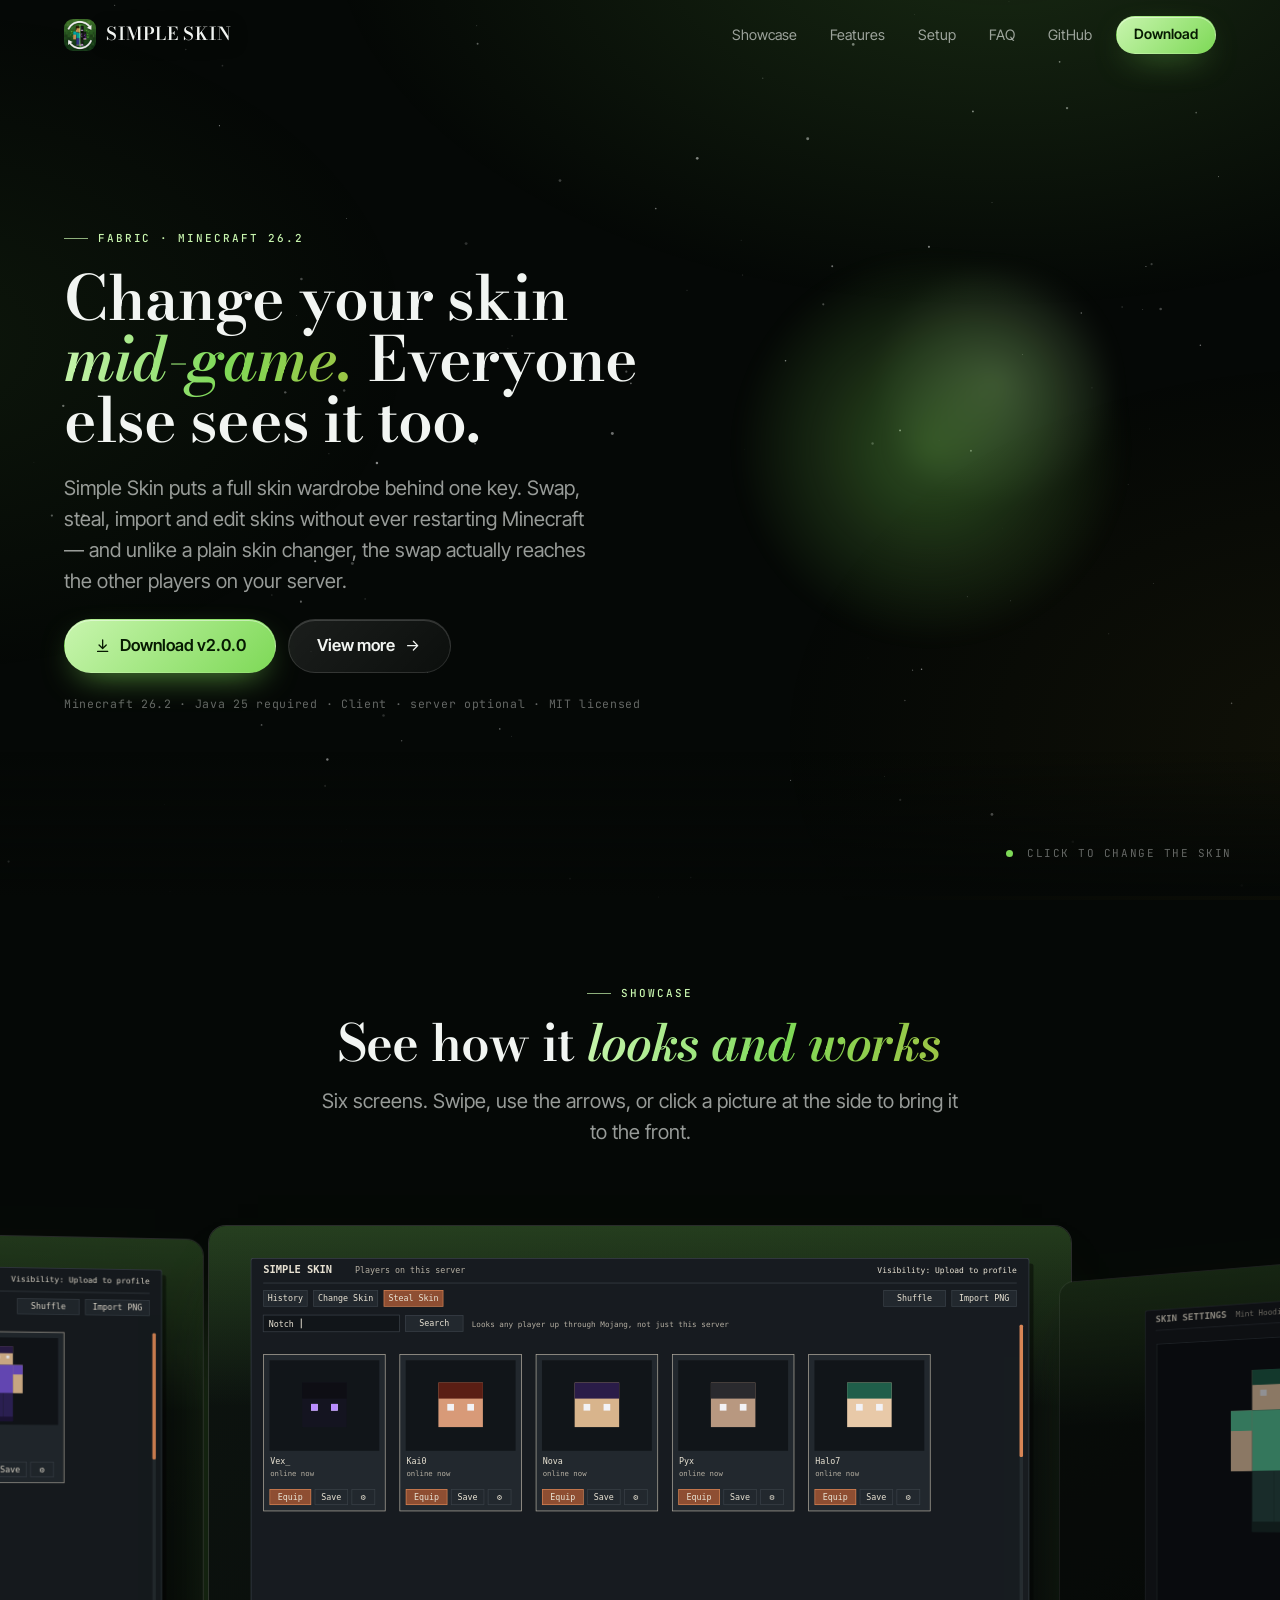
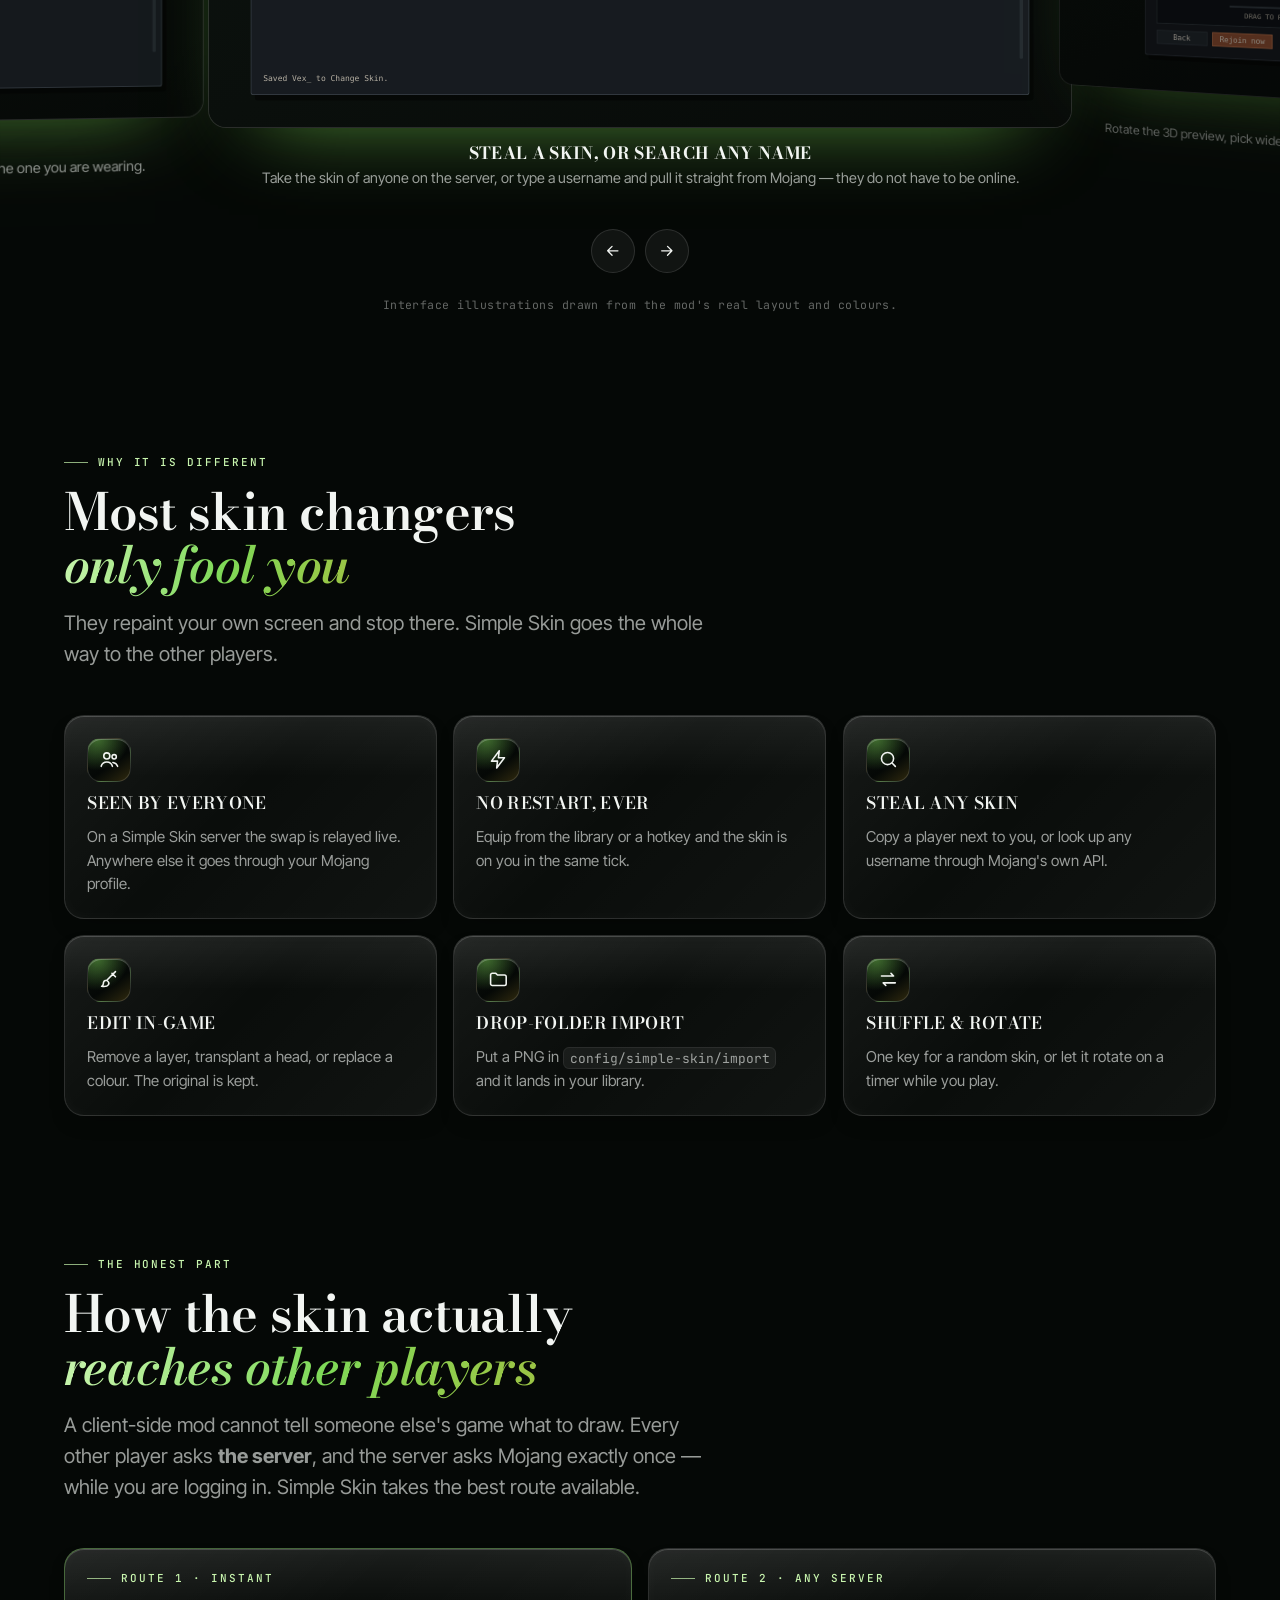
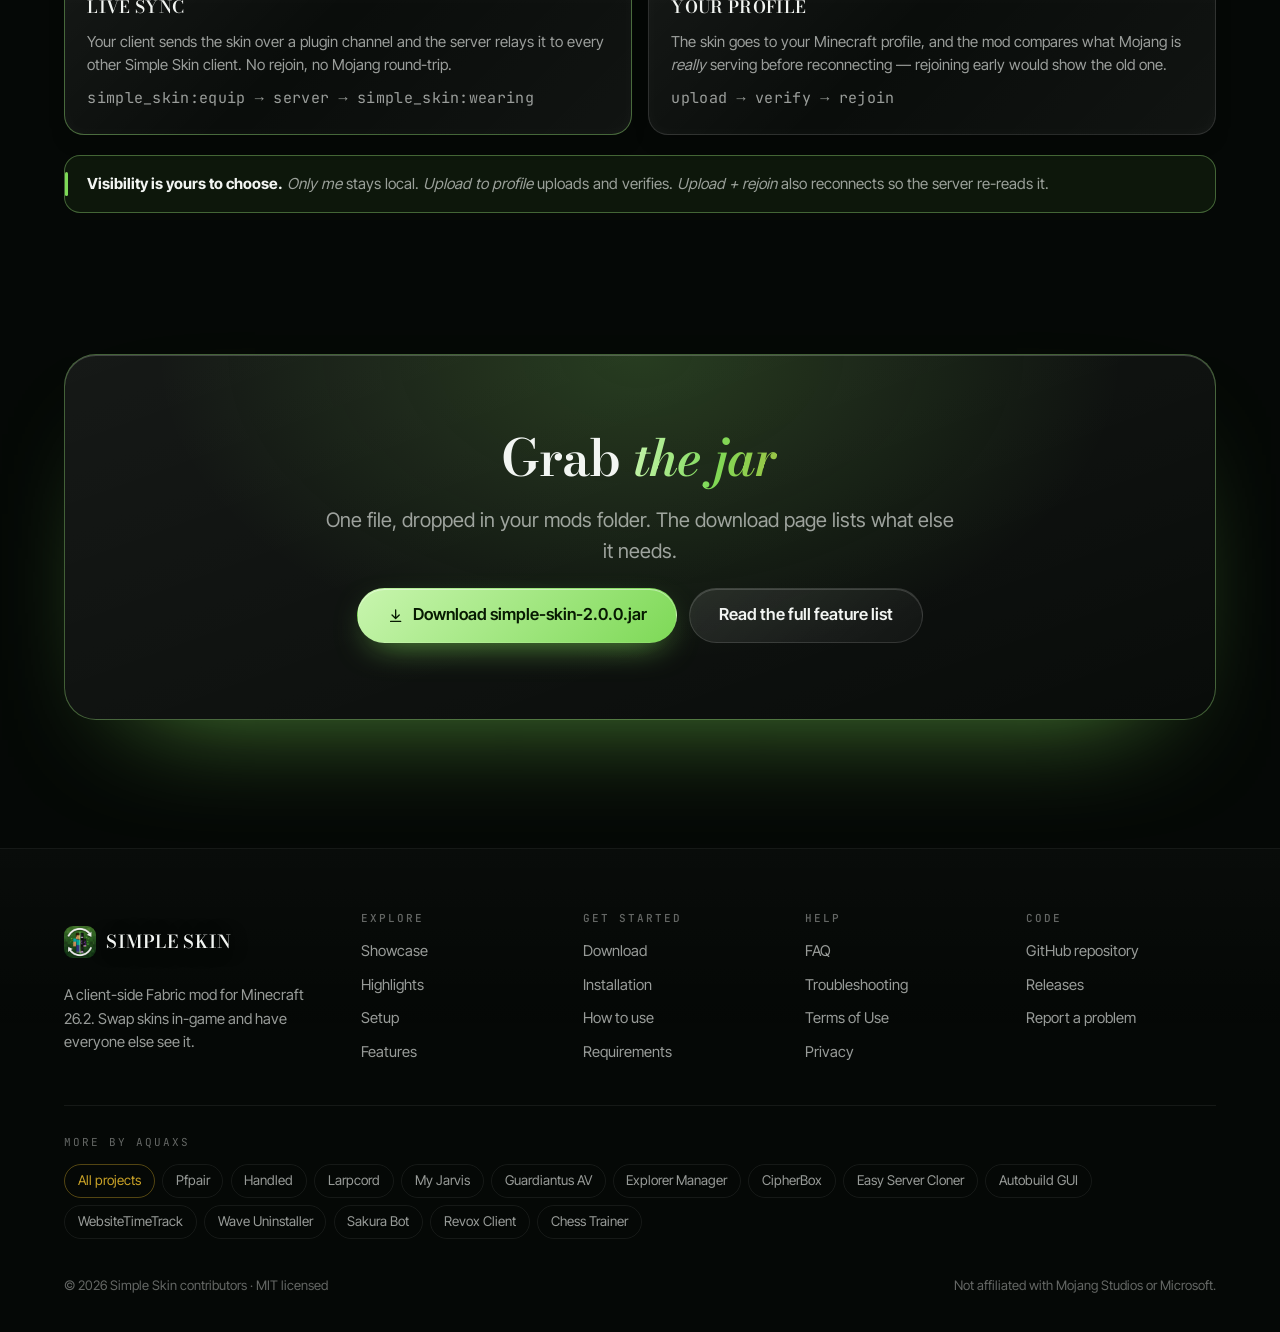
<file: site/index.html>
<!DOCTYPE html>
<html lang="en">
<head>
  <meta charset="utf-8">
  <meta name="viewport" content="width=device-width, initial-scale=1">
  <title>Simple Skin — change your Minecraft skin without restarting</title>
  <meta name="description" content="A Fabric mod for Minecraft 26.2. Swap, steal, import and edit skins in-game — and make the change visible to every other player, instantly.">
  <link rel="canonical" href="https://simple-skin.vercel.app/">
  <meta name="theme-color" content="#050806">
  <meta name="color-scheme" content="dark">
  <meta property="og:type" content="website">
  <meta property="og:site_name" content="Simple Skin">
  <meta property="og:title" content="Simple Skin — change your Minecraft skin without restarting">
  <meta property="og:description" content="A Fabric mod for Minecraft 26.2. Swap, steal, import and edit skins in-game — and make the change visible to every other player, instantly.">
  <meta property="og:url" content="https://simple-skin.vercel.app/">
  <meta property="og:image" content="https://simple-skin.vercel.app/assets/img/og-image.png">
  <meta property="og:image:width" content="1200">
  <meta property="og:image:height" content="630">
  <meta name="twitter:card" content="summary_large_image">
  <link rel="icon" href="assets/img/favicon.png" type="image/png">
  <link rel="apple-touch-icon" href="assets/img/logo-180.png">
  <link rel="preload" href="assets/aqx/fonts/bodoni-moda-latin-600-normal.woff2" as="font" type="font/woff2" crossorigin>
  <link rel="preload" href="assets/aqx/fonts/inter-tight-latin-wght-normal.woff2" as="font" type="font/woff2" crossorigin>
  <link rel="stylesheet" href="assets/aqx/aqx.css">
  <link rel="stylesheet" href="assets/site.css">
  <script src="assets/aqx/boot.js"></script>
  <script type="module" src="assets/aqx/aqx.js"></script>
  <script type="application/ld+json">{"@context": "https://schema.org", "@type": "SoftwareApplication", "name": "Simple Skin", "description": "A Fabric mod for Minecraft 26.2. Swap, steal, import and edit skins in-game — and make the change visible to every other player, instantly.", "url": "https://simple-skin.vercel.app/", "applicationCategory": "GameApplication", "operatingSystem": "Windows, macOS, Linux", "offers": {"@type": "Offer", "price": "0", "priceCurrency": "USD"}, "author": {"@type": "Person", "name": "AquAxs", "url": "https://aqua.is-a.dev/"}, "image": "https://simple-skin.vercel.app/assets/img/og-image.png", "softwareVersion": "2.0.0", "license": "https://opensource.org/licenses/MIT", "sameAs": ["https://github.com/aquaxs1/Simple-Skin"]}</script>
</head>
<body>
  <a class="skip" href="#main">Skip to content</a>
  <canvas class="aqx-sky" aria-hidden="true"></canvas>
  <div class="aqx-aura" aria-hidden="true"></div>
  <div class="aqx-progress" aria-hidden="true"></div>

  <header class="nav" data-stuck="false" data-open="false">
    <div class="nav-inner">
      <a class="brand" href="./" aria-label="Simple Skin home"><img src="assets/img/logo-96.png" alt="" width="32" height="32"><span>Simple Skin</span></a>
      <button class="nav-toggle" type="button" aria-label="Menu" aria-expanded="false" aria-controls="nav-links"><span></span></button>
      <ul class="nav-links" id="nav-links">
        <li><a href="./#showcase">Showcase</a></li>
        <li><a href="features">Features</a></li>
        <li><a href="setup">Setup</a></li>
        <li><a href="faq">FAQ</a></li>
        <li><a href="https://github.com/aquaxs1/Simple-Skin" rel="noopener">GitHub</a></li>
        <li><a class="btn btn-primary btn-sm" href="download">Download</a></li>
      </ul>
    </div>
  </header>

  <main id="main">
    <section class="hero">
      <div class="stage" data-scene="assets/scene.js" data-mode="hero" aria-hidden="true"><canvas></canvas></div>
      <div class="hero-inner">
        <div class="hero-copy">
          <span class="eyebrow">Fabric · Minecraft 26.2</span>
          <h1>Change your skin <em>mid-game.</em> Everyone else sees it too.</h1>
          <p class="lead">Simple Skin puts a full skin wardrobe behind one key. Swap, steal, import and edit skins without ever restarting Minecraft — and unlike a plain skin changer, the swap actually reaches the other players on your server.</p>
          <div class="btn-row">
            <a class="btn btn-primary btn-lg" href="download"><svg viewBox="0 0 24 24" fill="none" stroke="currentColor" stroke-width="1.8" stroke-linecap="round" stroke-linejoin="round" aria-hidden="true"><path d="M12 4v11M7 11l5 5 5-5M5 20h14"/></svg>Download v2.0.0</a>
            <a class="btn btn-lg" href="features">View more<svg viewBox="0 0 24 24" fill="none" stroke="currentColor" stroke-width="1.8" stroke-linecap="round" stroke-linejoin="round" aria-hidden="true"><path d="M5 12h14M13 6l6 6-6 6"/></svg></a>
          </div>
          <p class="hero-note">Minecraft 26.2 · Java 25 required · Client · server optional · MIT licensed</p>
        </div>
      </div>
      <span class="hero-hint">Click to change the skin</span>
    </section>

    <section class="sec" id="showcase">
      <div class="wrap">
        <div class="sec-head center reveal">
          <span class="eyebrow">Showcase</span>
          <h2>See how it <em>looks and works</em></h2>
          <p class="lead">Six screens. Swipe, use the arrows, or click a picture at the side to bring it to the front.</p>
        </div>
      </div>
      <div class="coverflow wide reveal">
        <figure class="shot">
          <img src="assets/img/slide-library.svg" alt="The Simple Skin library showing saved skins as cards with Equip, Save and settings buttons" width="1240" height="720" decoding="async">
          <figcaption><b>Your wardrobe, one key away</b>Press K anywhere in-game. Every saved skin sits in a grid with its own hotkey; the green card is the one you are wearing.</figcaption>
        </figure>
        <figure class="shot">
          <img src="assets/img/slide-steal.svg" alt="The Steal Skin tab listing server players, with a search field for looking up any username" width="1240" height="720" loading="lazy" decoding="async">
          <figcaption><b>Steal a skin, or search any name</b>Take the skin of anyone on the server, or type a username and pull it straight from Mojang — they do not have to be online.</figcaption>
        </figure>
        <figure class="shot">
          <img src="assets/img/slide-settings.svg" alt="The skin settings screen with a rotatable preview and controls for name, model, hotkey, cape and visibility" width="1240" height="720" loading="lazy" decoding="async">
          <figcaption><b>Tune every skin</b>Rotate the 3D preview, pick wide or slim arms, bind a hotkey, choose a cape, and decide how far the change should travel.</figcaption>
        </figure>
        <figure class="shot">
          <img src="assets/img/slide-editor.svg" alt="The built-in skin editor with layer removal buttons, head transplant and colour replacement" width="1240" height="720" loading="lazy" decoding="async">
          <figcaption><b>Edit without leaving the game</b>Strip second-layer overlays, graft another skin's head onto this one, or swap a colour. Edits always save as a new skin.</figcaption>
        </figure>
        <figure class="shot">
          <img src="assets/img/slide-sync.svg" alt="Diagram: your client sends the skin to a Simple Skin server, which relays it to the other players instantly" width="1240" height="720" loading="lazy" decoding="async">
          <figcaption><b>Live sync — instant for everyone</b>Put Simple Skin on the server too and your swap is relayed to every other player right away. No rejoin, no waiting on Mojang.</figcaption>
        </figure>
        <figure class="shot">
          <img src="assets/img/slide-route.svg" alt="Diagram of the three-step fallback: upload to the profile, verify the served texture, then rejoin the server" width="1240" height="720" loading="lazy" decoding="async">
          <figcaption><b>Vanilla server? Still works</b>Upload, verify, rejoin. Simple Skin checks what Mojang really serves before reconnecting, so the server never picks up your old skin.</figcaption>
        </figure>
      </div>
      <div class="coverflow-nav">
        <button type="button" data-dir="-1" aria-label="Previous screen"><svg viewBox="0 0 24 24" fill="none" stroke="currentColor" stroke-width="1.8" stroke-linecap="round" stroke-linejoin="round" aria-hidden="true"><path d="M19 12H5M11 6l-6 6 6 6"/></svg></button>
        <button type="button" data-dir="1" aria-label="Next screen"><svg viewBox="0 0 24 24" fill="none" stroke="currentColor" stroke-width="1.8" stroke-linecap="round" stroke-linejoin="round" aria-hidden="true"><path d="M5 12h14M13 6l6 6-6 6"/></svg></button>
      </div>
      <div class="wrap">
        <p class="fineprint">Interface illustrations drawn from the mod's real layout and colours.</p>
      </div>
    </section>

    <section class="sec" id="highlights">
      <div class="wrap">
        <div class="sec-head reveal">
          <span class="eyebrow">Why it is different</span>
          <h2>Most skin changers <em>only fool you</em></h2>
          <p class="lead">They repaint your own screen and stop there. Simple Skin goes the whole way to the other players.</p>
        </div>
        <div class="cards" data-cols="3">
          <article class="card reveal">
            <span class="icon"><svg viewBox="0 0 24 24" fill="none" stroke="currentColor" stroke-width="1.8" stroke-linecap="round" stroke-linejoin="round" aria-hidden="true"><circle cx="9" cy="8" r="3.5"/><path d="M2.5 20c1-3.5 3.5-5 6.5-5s5.5 1.5 6.5 5"/><circle cx="17.5" cy="9" r="2.5"/><path d="M16 15.5c2.5.3 4.5 1.6 5.5 4.5"/></svg></span>
            <h3>Seen by everyone</h3>
            <p>On a Simple Skin server the swap is relayed live. Anywhere else it goes through your Mojang profile.</p>
          </article>
          <article class="card reveal">
            <span class="icon"><svg viewBox="0 0 24 24" fill="none" stroke="currentColor" stroke-width="1.8" stroke-linecap="round" stroke-linejoin="round" aria-hidden="true"><path d="M13 2 4 14h7l-1 8 9-12h-7z"/></svg></span>
            <h3>No restart, ever</h3>
            <p>Equip from the library or a hotkey and the skin is on you in the same tick.</p>
          </article>
          <article class="card reveal">
            <span class="icon"><svg viewBox="0 0 24 24" fill="none" stroke="currentColor" stroke-width="1.8" stroke-linecap="round" stroke-linejoin="round" aria-hidden="true"><circle cx="11" cy="11" r="7"/><path d="m20 20-3.500-3.500"/></svg></span>
            <h3>Steal any skin</h3>
            <p>Copy a player next to you, or look up any username through Mojang's own API.</p>
          </article>
          <article class="card reveal">
            <span class="icon"><svg viewBox="0 0 24 24" fill="none" stroke="currentColor" stroke-width="1.8" stroke-linecap="round" stroke-linejoin="round" aria-hidden="true"><path d="M19 3 9 13M15 5l4 4M9 13c-3 0-4 2-4 4s-2 3-2 3 6 1 8-2c.800-1.200.500-3-2-5z"/></svg></span>
            <h3>Edit in-game</h3>
            <p>Remove a layer, transplant a head, or replace a colour. The original is kept.</p>
          </article>
          <article class="card reveal">
            <span class="icon"><svg viewBox="0 0 24 24" fill="none" stroke="currentColor" stroke-width="1.8" stroke-linecap="round" stroke-linejoin="round" aria-hidden="true"><path d="M3 7a2 2 0 0 1 2-2h4l2 2h8a2 2 0 0 1 2 2v8a2 2 0 0 1-2 2H5a2 2 0 0 1-2-2z"/></svg></span>
            <h3>Drop-folder import</h3>
            <p>Put a PNG in <code>config/simple-skin/import</code> and it lands in your library.</p>
          </article>
          <article class="card reveal">
            <span class="icon"><svg viewBox="0 0 24 24" fill="none" stroke="currentColor" stroke-width="1.8" stroke-linecap="round" stroke-linejoin="round" aria-hidden="true"><path d="M4 8h14l-3-3M20 16H6l3 3"/></svg></span>
            <h3>Shuffle &amp; rotate</h3>
            <p>One key for a random skin, or let it rotate on a timer while you play.</p>
          </article>
        </div>
      </div>
    </section>

    <section class="sec" id="how">
      <div class="wrap">
        <div class="sec-head reveal">
          <span class="eyebrow">The honest part</span>
          <h2>How the skin actually <em>reaches other players</em></h2>
          <p class="lead">A client-side mod cannot tell someone else's game what to draw. Every other player asks <strong>the server</strong>, and the server asks Mojang exactly once — while you are logging in. Simple Skin takes the best route available.</p>
        </div>
        <div class="cards" data-cols="2">
          <article class="card plus reveal">
            <span class="eyebrow">Route 1 · instant</span>
            <h3>Live sync</h3>
            <p>Your client sends the skin over a plugin channel and the server relays it to every other Simple Skin client. No rejoin, no Mojang round-trip.</p>
            <p class="route">simple_skin:equip → server → simple_skin:wearing</p>
          </article>
          <article class="card reveal">
            <span class="eyebrow">Route 2 · any server</span>
            <h3>Your profile</h3>
            <p>The skin goes to your Minecraft profile, and the mod compares what Mojang is <em>really</em> serving before reconnecting — rejoining early would show the old one.</p>
            <p class="route">upload → verify → rejoin</p>
          </article>
        </div>
        <div class="note reveal">
          <p><strong>Visibility is yours to choose.</strong> <em>Only me</em> stays local. <em>Upload to profile</em> uploads and verifies. <em>Upload + rejoin</em> also reconnects so the server re-reads it.</p>
        </div>
      </div>
    </section>

    <section class="sec">
      <div class="wrap">
        <div class="cta reveal">
          <h2>Grab <em>the jar</em></h2>
          <p class="lead">One file, dropped in your mods folder. The download page lists what else it needs.</p>
          <div class="btn-row">
            <a class="btn btn-primary btn-lg" href="download"><svg viewBox="0 0 24 24" fill="none" stroke="currentColor" stroke-width="1.8" stroke-linecap="round" stroke-linejoin="round" aria-hidden="true"><path d="M12 4v11M7 11l5 5 5-5M5 20h14"/></svg>Download simple-skin-2.0.0.jar</a>
            <a class="btn btn-lg" href="features">Read the full feature list</a>
          </div>
        </div>
      </div>
    </section>
  </main>

  <footer class="footer">
    <div class="footer-inner">
      <div class="footer-top">
        <div class="footer-about">
          <a class="brand" href="./"><img src="assets/img/logo-96.png" alt="" width="32" height="32" loading="lazy"><span>Simple Skin</span></a>
          <p>A client-side Fabric mod for Minecraft 26.2. Swap skins in-game and have everyone else see it.</p>
        </div>
        <nav class="footer-col" aria-label="Explore">
          <h2>Explore</h2>
          <ul>
            <li><a href="./#showcase">Showcase</a></li>
            <li><a href="./#highlights">Highlights</a></li>
            <li><a href="setup">Setup</a></li>
            <li><a href="features">Features</a></li>
          </ul>
        </nav>
        <nav class="footer-col" aria-label="Get started">
          <h2>Get started</h2>
          <ul>
            <li><a href="download">Download</a></li>
            <li><a href="setup#install">Installation</a></li>
            <li><a href="setup#usage">How to use</a></li>
            <li><a href="setup#requirements">Requirements</a></li>
          </ul>
        </nav>
        <nav class="footer-col" aria-label="Help">
          <h2>Help</h2>
          <ul>
            <li><a href="faq">FAQ</a></li>
            <li><a href="faq#trouble">Troubleshooting</a></li>
            <li><a href="terms">Terms of Use</a></li>
            <li><a href="terms#privacy">Privacy</a></li>
          </ul>
        </nav>
        <nav class="footer-col" aria-label="Code">
          <h2>Code</h2>
          <ul>
            <li><a href="https://github.com/aquaxs1/Simple-Skin" rel="noopener">GitHub repository</a></li>
            <li><a href="https://github.com/aquaxs1/Simple-Skin/releases" rel="noopener">Releases</a></li>
            <li><a href="https://github.com/aquaxs1/Simple-Skin/issues" rel="noopener">Report a problem</a></li>
          </ul>
        </nav>
      </div>
      <div class="family">
        <span class="family-label">More by AquAxs</span>
        <ul>
          <li><a href="https://aqua.is-a.dev/portfolio" data-home rel="noopener">All projects</a></li>
          <li><a href="https://pfpair.app/" rel="noopener">Pfpair</a></li>
          <li><a href="https://handled-market.vercel.app/" rel="noopener">Handled</a></li>
          <li><a href="https://larpcorddc.vercel.app/" rel="noopener">Larpcord</a></li>
          <li><a href="https://mybluejarvis.vercel.app/" rel="noopener">My Jarvis</a></li>
          <li><a href="https://guardiantus-av.vercel.app/" rel="noopener">Guardiantus AV</a></li>
          <li><a href="https://explorer-manager.vercel.app/" rel="noopener">Explorer Manager</a></li>
          <li><a href="https://cipher-box-file-encrypter.vercel.app/" rel="noopener">CipherBox</a></li>
          <li><a href="https://easy-cloner.vercel.app/" rel="noopener">Easy Server Cloner</a></li>
          <li><a href="https://autobuild-gui.vercel.app/" rel="noopener">Autobuild GUI</a></li>
          <li><a href="https://timetrackerextension.vercel.app/" rel="noopener">WebsiteTimeTrack</a></li>
          <li><a href="https://wave-uninstaller.vercel.app/" rel="noopener">Wave Uninstaller</a></li>
          <li><a href="https://discord-sakurabot.vercel.app/" rel="noopener">Sakura Bot</a></li>
          <li><a href="https://revox-client.vercel.app/" rel="noopener">Revox Client</a></li>
          <li><a href="https://chesstrainer.cc.cd/" rel="noopener">Chess Trainer</a></li>
        </ul>
      </div>
      <div class="footer-legal">
        <p>© 2026 Simple Skin contributors · MIT licensed</p>
        <p>Not affiliated with Mojang Studios or Microsoft.</p>
      </div>
    </div>
  </footer>
</body>
</html>
</file>
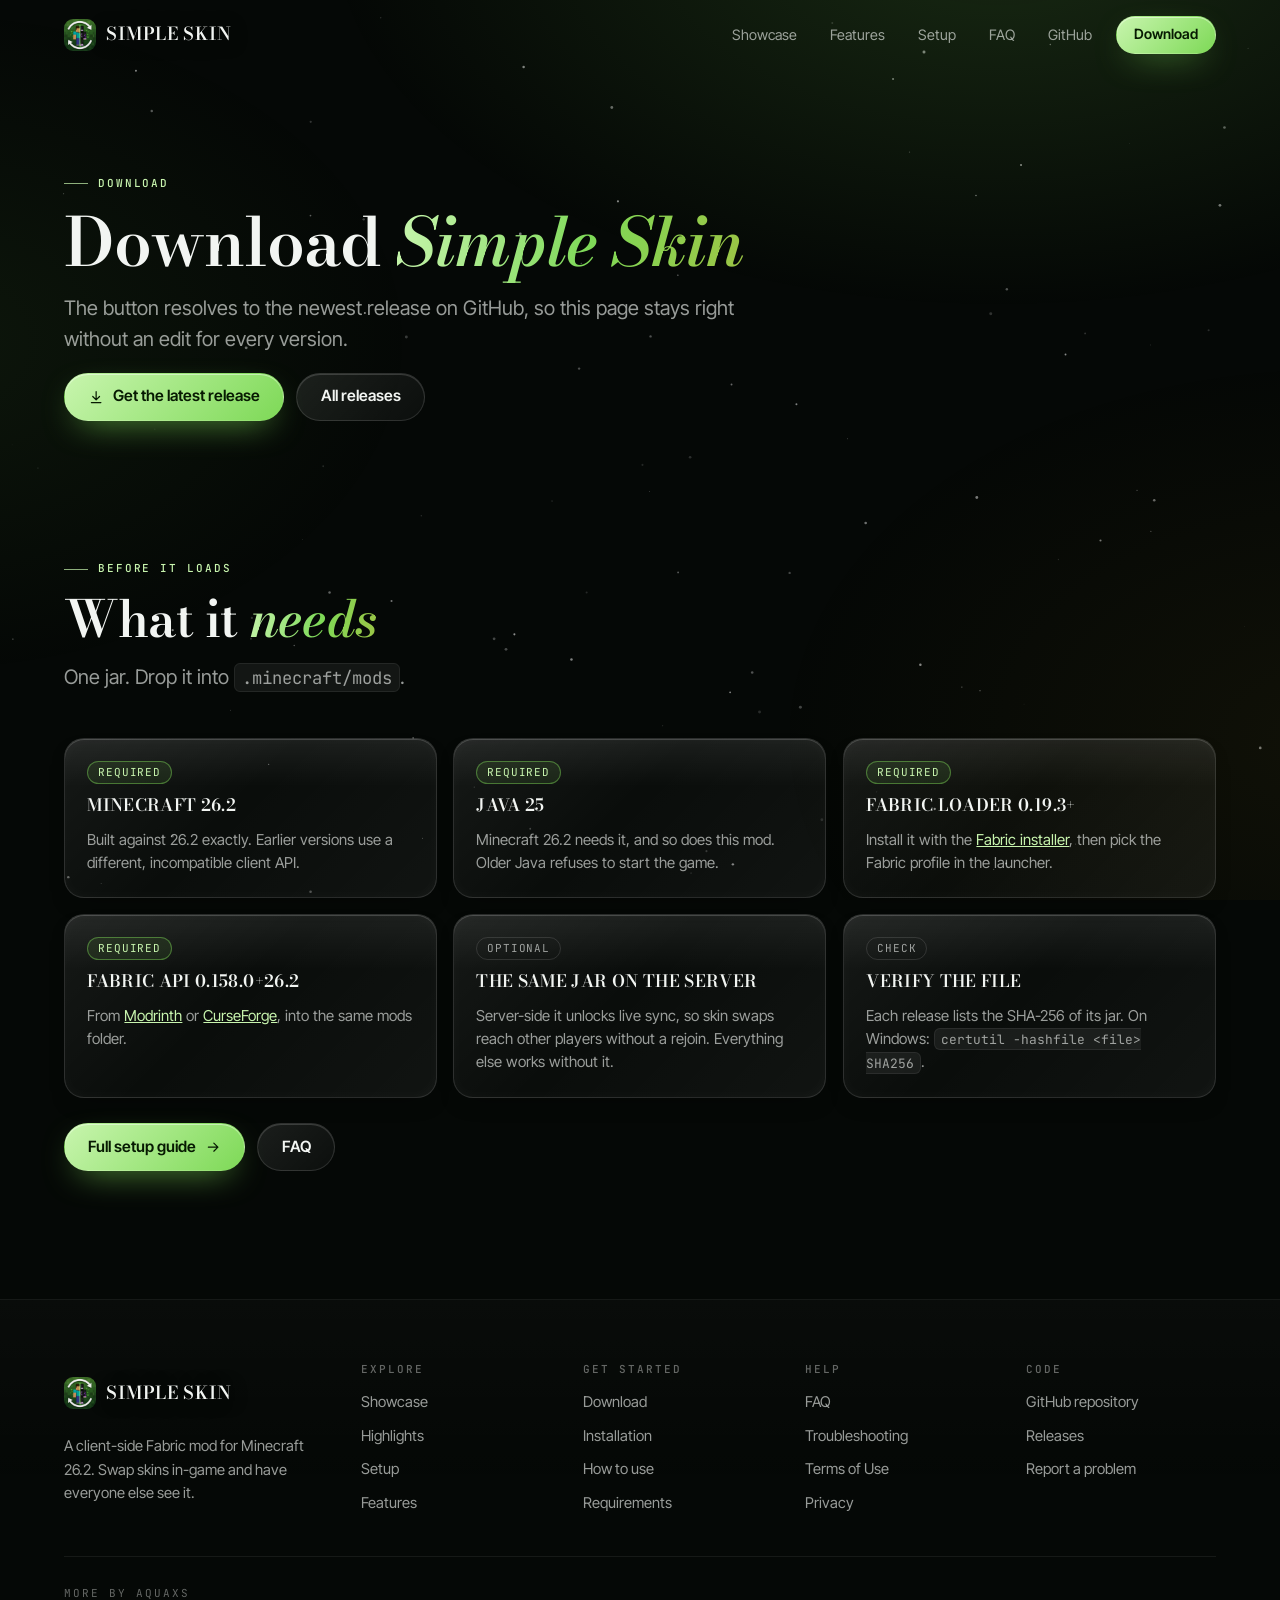
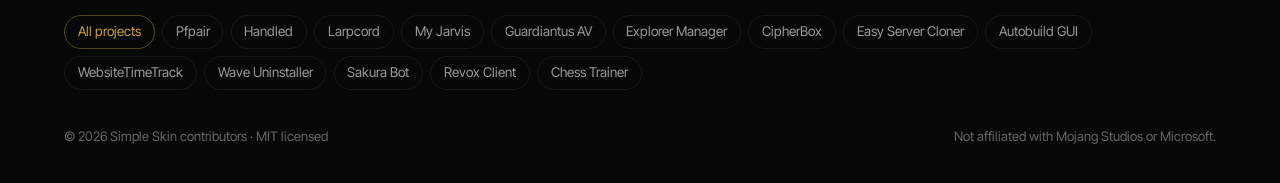
<file: site/download.html>
<!DOCTYPE html>
<html lang="en">
<head>
  <meta charset="utf-8">
  <meta name="viewport" content="width=device-width, initial-scale=1">
  <title>Download — Simple Skin</title>
  <meta name="description" content="Download the latest Simple Skin release for Minecraft 26.2 and Fabric, and see what it needs to load.">
  <link rel="canonical" href="https://simple-skin.vercel.app/download">
  <meta name="theme-color" content="#050806">
  <meta name="color-scheme" content="dark">
  <meta property="og:type" content="website">
  <meta property="og:site_name" content="Simple Skin">
  <meta property="og:title" content="Download — Simple Skin">
  <meta property="og:description" content="Download the latest Simple Skin release for Minecraft 26.2 and Fabric, and see what it needs to load.">
  <meta property="og:url" content="https://simple-skin.vercel.app/download">
  <meta property="og:image" content="https://simple-skin.vercel.app/assets/img/og-image.png">
  <meta property="og:image:width" content="1200">
  <meta property="og:image:height" content="630">
  <meta name="twitter:card" content="summary_large_image">
  <link rel="icon" href="assets/img/favicon.png" type="image/png">
  <link rel="apple-touch-icon" href="assets/img/logo-180.png">
  <link rel="preload" href="assets/aqx/fonts/bodoni-moda-latin-600-normal.woff2" as="font" type="font/woff2" crossorigin>
  <link rel="preload" href="assets/aqx/fonts/inter-tight-latin-wght-normal.woff2" as="font" type="font/woff2" crossorigin>
  <link rel="stylesheet" href="assets/aqx/aqx.css">
  <link rel="stylesheet" href="assets/site.css">
  <script src="assets/aqx/boot.js"></script>
  <script type="module" src="assets/aqx/aqx.js"></script>
</head>
<body>
  <a class="skip" href="#main">Skip to content</a>
  <canvas class="aqx-sky" aria-hidden="true"></canvas>
  <div class="aqx-aura" aria-hidden="true"></div>
  <div class="aqx-progress" aria-hidden="true"></div>

  <header class="nav" data-stuck="false" data-open="false">
    <div class="nav-inner">
      <a class="brand" href="./" aria-label="Simple Skin home"><img src="assets/img/logo-96.png" alt="" width="32" height="32"><span>Simple Skin</span></a>
      <button class="nav-toggle" type="button" aria-label="Menu" aria-expanded="false" aria-controls="nav-links"><span></span></button>
      <ul class="nav-links" id="nav-links">
        <li><a href="./#showcase">Showcase</a></li>
        <li><a href="features">Features</a></li>
        <li><a href="setup">Setup</a></li>
        <li><a href="faq">FAQ</a></li>
        <li><a href="https://github.com/aquaxs1/Simple-Skin" rel="noopener">GitHub</a></li>
        <li><a class="btn btn-primary btn-sm" href="download">Download</a></li>
      </ul>
    </div>
  </header>

  <main id="main">
<header class="page-head">
      <div class="stage" data-scene="assets/scene.js" data-mode="mini" aria-hidden="true"><canvas></canvas></div>
      <div class="page-head-inner">
        <span class="eyebrow">Download</span>
        <h1>Download <em>Simple Skin</em></h1>
        <p class="lead">The button resolves to the newest release on GitHub, so this page stays right without an edit for every version.</p>
        <div class="btn-row"><a class="btn btn-primary" href="https://github.com/aquaxs1/Simple-Skin/releases/latest" rel="noopener"><svg viewBox="0 0 24 24" fill="none" stroke="currentColor" stroke-width="1.8" stroke-linecap="round" stroke-linejoin="round" aria-hidden="true"><path d="M12 4v11M7 11l5 5 5-5M5 20h14"/></svg>Get the latest release</a><a class="btn" href="https://github.com/aquaxs1/Simple-Skin/releases" rel="noopener">All releases</a></div>
      </div>
    </header>

    <section class="sec" id="needs">
      <div class="wrap">
        <div class="sec-head reveal">
          <span class="eyebrow">Before it loads</span>
          <h2>What it <em>needs</em></h2>
          <p class="lead">One jar. Drop it into <code>.minecraft/mods</code>.</p>
        </div>
        <div class="cards" data-cols="3">
          <article class="card reveal">
            <span class="pill pill-accent">required</span>
            <h3>Minecraft 26.2</h3>
            <p>Built against 26.2 exactly. Earlier versions use a different, incompatible client API.</p>
          </article>
          <article class="card reveal">
            <span class="pill pill-accent">required</span>
            <h3>Java 25</h3>
            <p>Minecraft 26.2 needs it, and so does this mod. Older Java refuses to start the game.</p>
          </article>
          <article class="card reveal">
            <span class="pill pill-accent">required</span>
            <h3>Fabric Loader 0.19.3+</h3>
            <p>Install it with the <a href="https://fabricmc.net/use/installer/" rel="noopener">Fabric installer</a>, then pick the Fabric profile in the launcher.</p>
          </article>
          <article class="card reveal">
            <span class="pill pill-accent">required</span>
            <h3>Fabric API 0.158.0+26.2</h3>
            <p>From <a href="https://modrinth.com/mod/fabric-api" rel="noopener">Modrinth</a> or <a href="https://www.curseforge.com/minecraft/mc-mods/fabric-api" rel="noopener">CurseForge</a>, into the same mods folder.</p>
          </article>
          <article class="card reveal">
            <span class="pill">optional</span>
            <h3>The same jar on the server</h3>
            <p>Server-side it unlocks live sync, so skin swaps reach other players without a rejoin. Everything else works without it.</p>
          </article>
          <article class="card reveal">
            <span class="pill">check</span>
            <h3>Verify the file</h3>
            <p>Each release lists the SHA-256 of its jar. On Windows: <code>certutil -hashfile &lt;file&gt; SHA256</code>.</p>
          </article>
        </div>
        <div class="btn-row reveal">
          <a class="btn btn-primary" href="setup">Full setup guide<svg viewBox="0 0 24 24" fill="none" stroke="currentColor" stroke-width="1.8" stroke-linecap="round" stroke-linejoin="round" aria-hidden="true"><path d="M5 12h14M13 6l6 6-6 6"/></svg></a>
          <a class="btn" href="faq">FAQ</a>
        </div>
      </div>
    </section>
  </main>

  <footer class="footer">
    <div class="footer-inner">
      <div class="footer-top">
        <div class="footer-about">
          <a class="brand" href="./"><img src="assets/img/logo-96.png" alt="" width="32" height="32" loading="lazy"><span>Simple Skin</span></a>
          <p>A client-side Fabric mod for Minecraft 26.2. Swap skins in-game and have everyone else see it.</p>
        </div>
        <nav class="footer-col" aria-label="Explore">
          <h2>Explore</h2>
          <ul>
            <li><a href="./#showcase">Showcase</a></li>
            <li><a href="./#highlights">Highlights</a></li>
            <li><a href="setup">Setup</a></li>
            <li><a href="features">Features</a></li>
          </ul>
        </nav>
        <nav class="footer-col" aria-label="Get started">
          <h2>Get started</h2>
          <ul>
            <li><a href="download">Download</a></li>
            <li><a href="setup#install">Installation</a></li>
            <li><a href="setup#usage">How to use</a></li>
            <li><a href="setup#requirements">Requirements</a></li>
          </ul>
        </nav>
        <nav class="footer-col" aria-label="Help">
          <h2>Help</h2>
          <ul>
            <li><a href="faq">FAQ</a></li>
            <li><a href="faq#trouble">Troubleshooting</a></li>
            <li><a href="terms">Terms of Use</a></li>
            <li><a href="terms#privacy">Privacy</a></li>
          </ul>
        </nav>
        <nav class="footer-col" aria-label="Code">
          <h2>Code</h2>
          <ul>
            <li><a href="https://github.com/aquaxs1/Simple-Skin" rel="noopener">GitHub repository</a></li>
            <li><a href="https://github.com/aquaxs1/Simple-Skin/releases" rel="noopener">Releases</a></li>
            <li><a href="https://github.com/aquaxs1/Simple-Skin/issues" rel="noopener">Report a problem</a></li>
          </ul>
        </nav>
      </div>
      <div class="family">
        <span class="family-label">More by AquAxs</span>
        <ul>
          <li><a href="https://aqua.is-a.dev/portfolio" data-home rel="noopener">All projects</a></li>
          <li><a href="https://pfpair.app/" rel="noopener">Pfpair</a></li>
          <li><a href="https://handled-market.vercel.app/" rel="noopener">Handled</a></li>
          <li><a href="https://larpcorddc.vercel.app/" rel="noopener">Larpcord</a></li>
          <li><a href="https://mybluejarvis.vercel.app/" rel="noopener">My Jarvis</a></li>
          <li><a href="https://guardiantus-av.vercel.app/" rel="noopener">Guardiantus AV</a></li>
          <li><a href="https://explorer-manager.vercel.app/" rel="noopener">Explorer Manager</a></li>
          <li><a href="https://cipher-box-file-encrypter.vercel.app/" rel="noopener">CipherBox</a></li>
          <li><a href="https://easy-cloner.vercel.app/" rel="noopener">Easy Server Cloner</a></li>
          <li><a href="https://autobuild-gui.vercel.app/" rel="noopener">Autobuild GUI</a></li>
          <li><a href="https://timetrackerextension.vercel.app/" rel="noopener">WebsiteTimeTrack</a></li>
          <li><a href="https://wave-uninstaller.vercel.app/" rel="noopener">Wave Uninstaller</a></li>
          <li><a href="https://discord-sakurabot.vercel.app/" rel="noopener">Sakura Bot</a></li>
          <li><a href="https://revox-client.vercel.app/" rel="noopener">Revox Client</a></li>
          <li><a href="https://chesstrainer.cc.cd/" rel="noopener">Chess Trainer</a></li>
        </ul>
      </div>
      <div class="footer-legal">
        <p>© 2026 Simple Skin contributors · MIT licensed</p>
        <p>Not affiliated with Mojang Studios or Microsoft.</p>
      </div>
    </div>
  </footer>
</body>
</html>
</file>
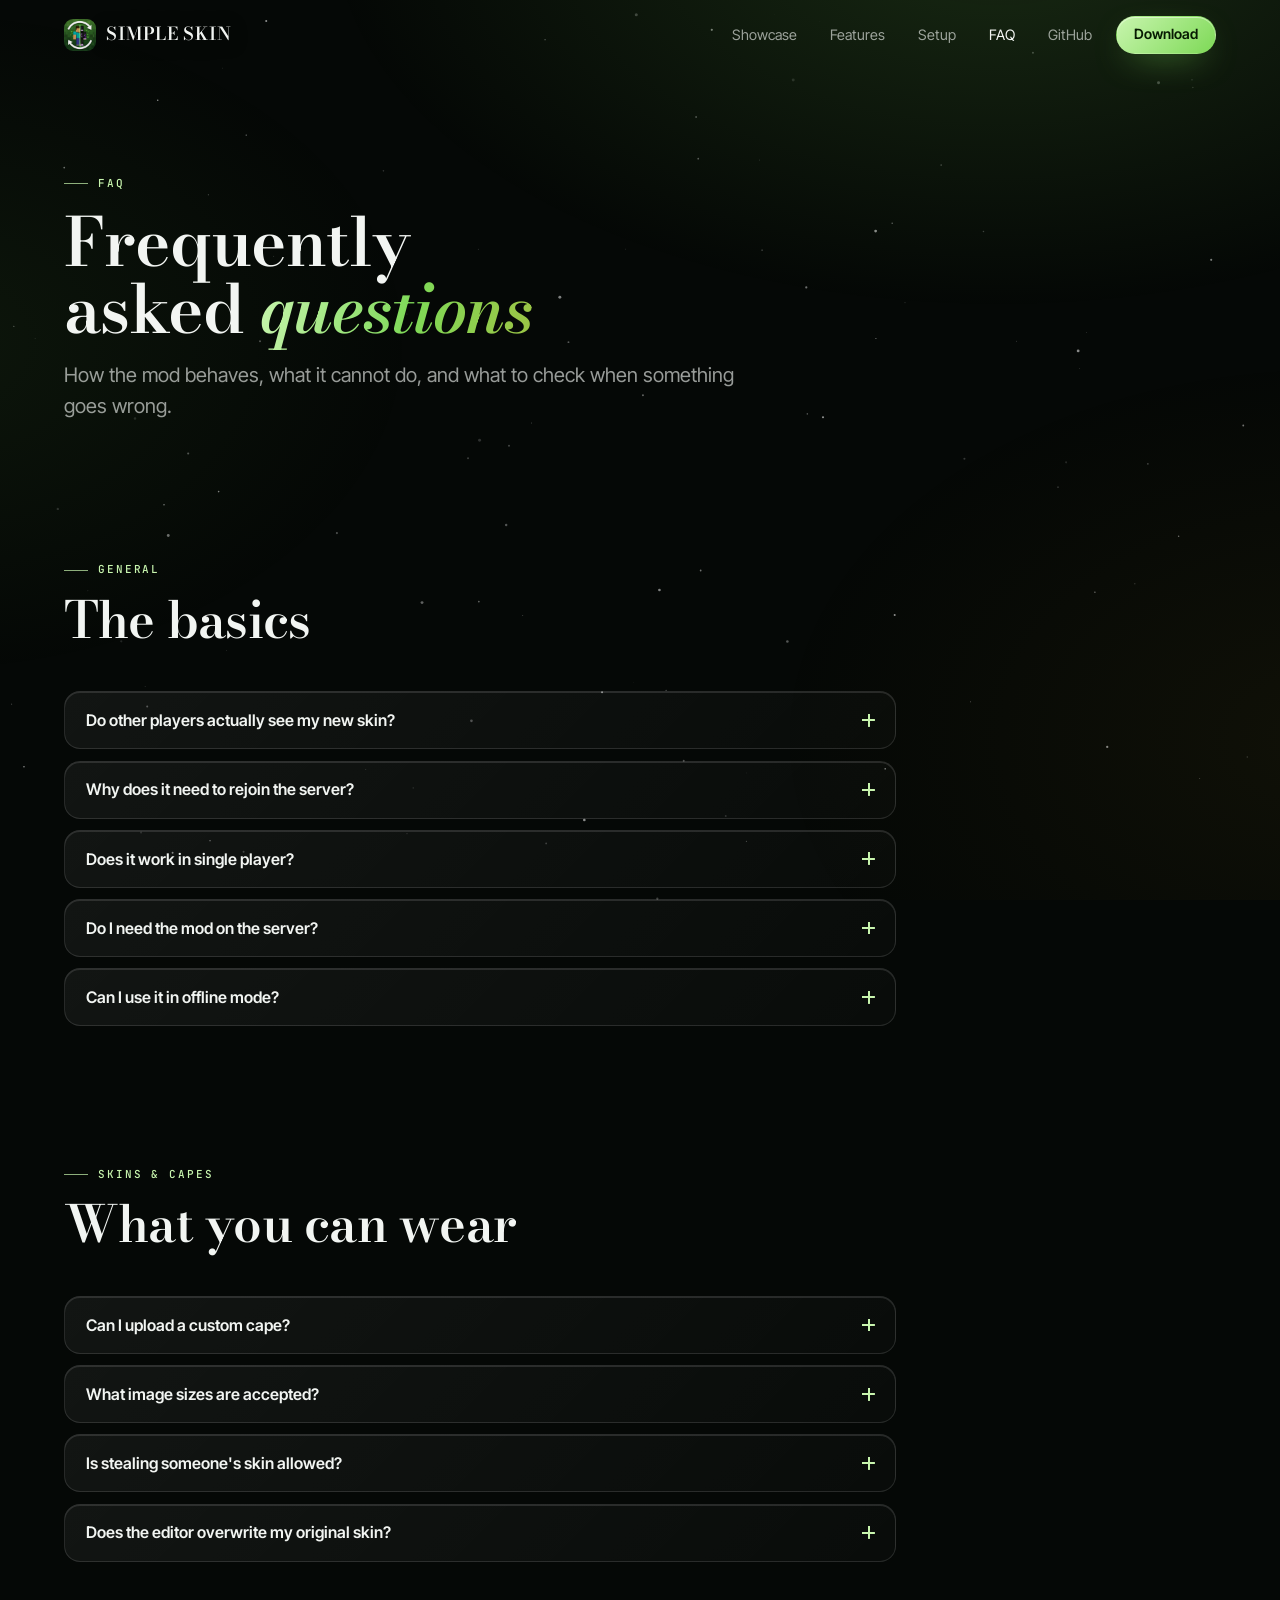
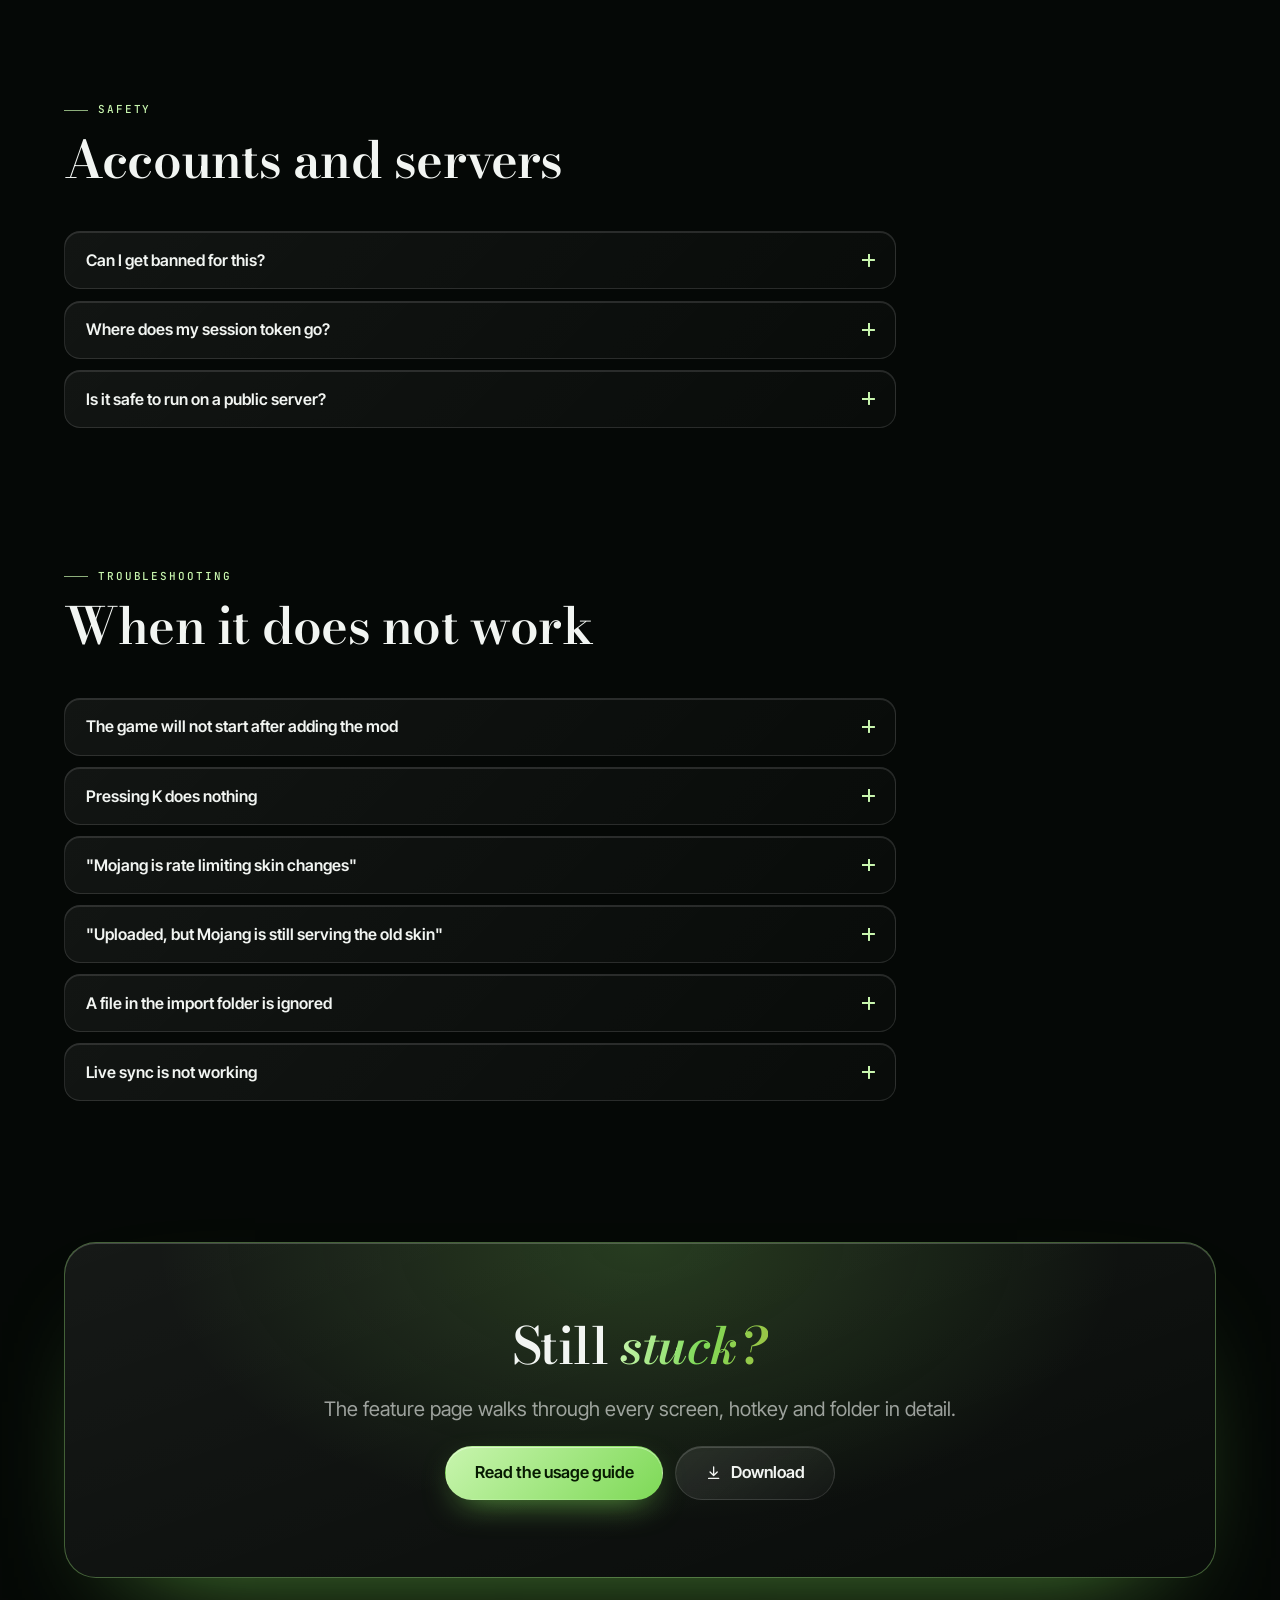
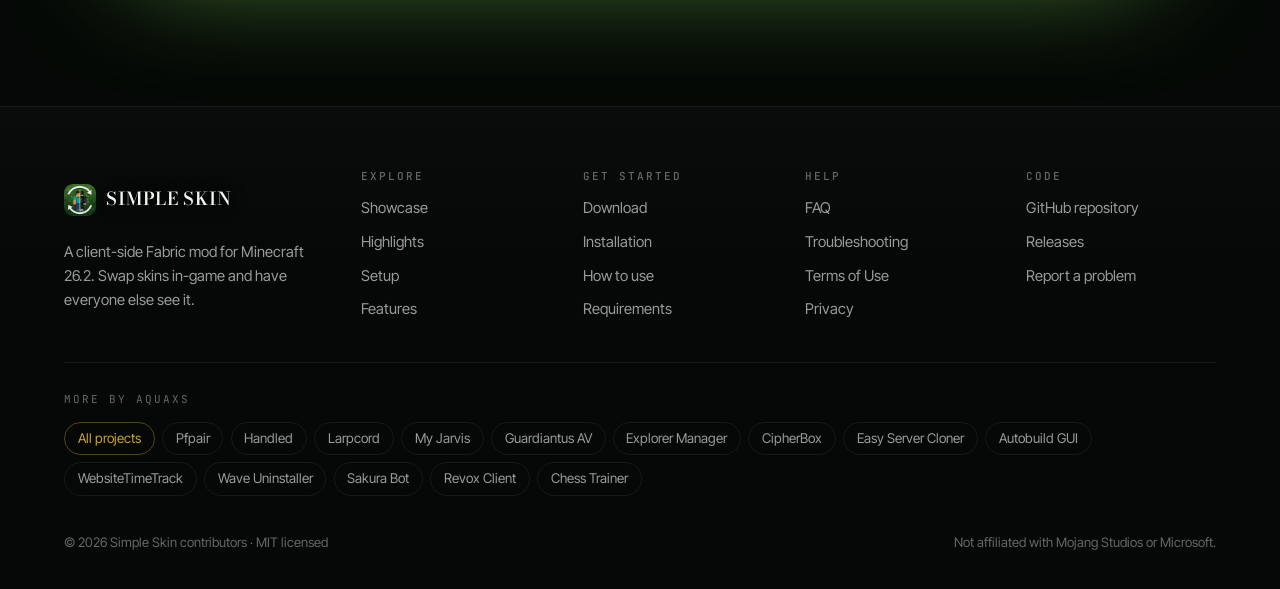
<file: site/faq.html>
<!DOCTYPE html>
<html lang="en">
<head>
  <meta charset="utf-8">
  <meta name="viewport" content="width=device-width, initial-scale=1">
  <title>FAQ — Simple Skin</title>
  <meta name="description" content="Common questions about Simple Skin: who can see your skin, capes, bans, offline mode, and what to do when something does not work.">
  <link rel="canonical" href="https://simple-skin.vercel.app/faq">
  <meta name="theme-color" content="#050806">
  <meta name="color-scheme" content="dark">
  <meta property="og:type" content="website">
  <meta property="og:site_name" content="Simple Skin">
  <meta property="og:title" content="FAQ — Simple Skin">
  <meta property="og:description" content="Common questions about Simple Skin: who can see your skin, capes, bans, offline mode, and what to do when something does not work.">
  <meta property="og:url" content="https://simple-skin.vercel.app/faq">
  <meta property="og:image" content="https://simple-skin.vercel.app/assets/img/og-image.png">
  <meta property="og:image:width" content="1200">
  <meta property="og:image:height" content="630">
  <meta name="twitter:card" content="summary_large_image">
  <link rel="icon" href="assets/img/favicon.png" type="image/png">
  <link rel="apple-touch-icon" href="assets/img/logo-180.png">
  <link rel="preload" href="assets/aqx/fonts/bodoni-moda-latin-600-normal.woff2" as="font" type="font/woff2" crossorigin>
  <link rel="preload" href="assets/aqx/fonts/inter-tight-latin-wght-normal.woff2" as="font" type="font/woff2" crossorigin>
  <link rel="stylesheet" href="assets/aqx/aqx.css">
  <link rel="stylesheet" href="assets/site.css">
  <script src="assets/aqx/boot.js"></script>
  <script type="module" src="assets/aqx/aqx.js"></script>
</head>
<body>
  <a class="skip" href="#main">Skip to content</a>
  <canvas class="aqx-sky" aria-hidden="true"></canvas>
  <div class="aqx-aura" aria-hidden="true"></div>
  <div class="aqx-progress" aria-hidden="true"></div>

  <header class="nav" data-stuck="false" data-open="false">
    <div class="nav-inner">
      <a class="brand" href="./" aria-label="Simple Skin home"><img src="assets/img/logo-96.png" alt="" width="32" height="32"><span>Simple Skin</span></a>
      <button class="nav-toggle" type="button" aria-label="Menu" aria-expanded="false" aria-controls="nav-links"><span></span></button>
      <ul class="nav-links" id="nav-links">
        <li><a href="./#showcase">Showcase</a></li>
        <li><a href="features">Features</a></li>
        <li><a href="setup">Setup</a></li>
        <li><a href="faq" aria-current="page">FAQ</a></li>
        <li><a href="https://github.com/aquaxs1/Simple-Skin" rel="noopener">GitHub</a></li>
        <li><a class="btn btn-primary btn-sm" href="download">Download</a></li>
      </ul>
    </div>
  </header>

  <main id="main">
<header class="page-head">
      <div class="stage" data-scene="assets/scene.js" data-mode="mini" aria-hidden="true"><canvas></canvas></div>
      <div class="page-head-inner">
        <span class="eyebrow">FAQ</span>
        <h1>Frequently asked <em>questions</em></h1>
        <p class="lead">How the mod behaves, what it cannot do, and what to check when something goes wrong.</p>
      </div>
    </header>

    <section class="sec" id="general">
      <div class="wrap">
        <div class="sec-head reveal">
          <span class="eyebrow">General</span>
          <h2>The basics</h2>
        </div>
        <div class="faq">
          <details class="reveal">
            <summary>Do other players actually see my new skin?</summary>
            <p>Yes. If the server runs Simple Skin too, the swap reaches everyone with the mod immediately. Otherwise the mod uploads the skin to your Minecraft profile and rejoins, so the server re-reads it and even players without the mod see it — at that point it is simply your real skin.</p>
          </details>
          <details class="reveal">
            <summary>Why does it need to rejoin the server?</summary>
            <p>Other players ask the <em>server</em> what your skin is, and the server asks Mojang once, while you log in. Reconnecting is the only client-side way to trigger that again. You can turn the automatic rejoin off, or set visibility to <em>Only me</em> and skip it.</p>
          </details>
          <details class="reveal">
            <summary>Does it work in single player?</summary>
            <p>Yes, and the rejoin step is skipped — there is nobody to show it to.</p>
          </details>
          <details class="reveal">
            <summary>Do I need the mod on the server?</summary>
            <p>No. A plain vanilla server is fine. Server-side it only adds live sync, which makes swaps instant.</p>
          </details>
          <details class="reveal">
            <summary>Can I use it in offline mode?</summary>
            <p>Partly. Without an online session there is no profile to upload to, so the skin applies on your screen only — the status line says so. Live sync still works if the server runs the mod.</p>
          </details>
        </div>
      </div>
    </section>

    <section class="sec" id="skins">
      <div class="wrap">
        <div class="sec-head reveal">
          <span class="eyebrow">Skins &amp; capes</span>
          <h2>What you can wear</h2>
        </div>
        <div class="faq">
          <details class="reveal">
            <summary>Can I upload a custom cape?</summary>
            <p>No. Capes come from your Mojang account, so the mod can only pick between the ones you already own. Custom capes are visible to other players with the mod through live sync.</p>
          </details>
          <details class="reveal">
            <summary>What image sizes are accepted?</summary>
            <p>64×64 for skins, and both the classic and slim models. 64×32 legacy skins are converted on import.</p>
          </details>
          <details class="reveal">
            <summary>Is stealing someone's skin allowed?</summary>
            <p>Skins are public through the Mojang API, so fetching one is not an exploit. Whether wearing it is welcome is a matter for the server rules.</p>
          </details>
          <details class="reveal">
            <summary>Does the editor overwrite my original skin?</summary>
            <p>No. Edits are saved as a new entry in your library; the original stays untouched.</p>
          </details>
        </div>
      </div>
    </section>

    <section class="sec" id="safety">
      <div class="wrap">
        <div class="sec-head reveal">
          <span class="eyebrow">Safety</span>
          <h2>Accounts and servers</h2>
        </div>
        <div class="faq">
          <details class="reveal">
            <summary>Can I get banned for this?</summary>
            <p>Changing your own skin is a normal account action, but automation and impersonation are judged by each server. Check the rules of the servers you play on — that call is theirs, not ours.</p>
          </details>
          <details class="reveal">
            <summary>Where does my session token go?</summary>
            <p>Nowhere. It stays in your game and is used only against Mojang's own API. The mod contacts no server of ours; there is none.</p>
          </details>
          <details class="reveal">
            <summary>Is it safe to run on a public server?</summary>
            <p>The mod sends no packets of its own unless the server also runs it. With live sync it exchanges only the skin data needed to draw you.</p>
          </details>
        </div>
      </div>
    </section>

    <section class="sec" id="trouble">
      <div class="wrap">
        <div class="sec-head reveal">
          <span class="eyebrow">Troubleshooting</span>
          <h2>When it does not work</h2>
        </div>
        <div class="faq">
          <details class="reveal">
            <summary>The game will not start after adding the mod</summary>
            <p>Almost always a version mismatch: it needs Minecraft 26.2, Java 25, Fabric Loader 0.19.3+ and Fabric API. The crash log names the one that is missing.</p>
          </details>
          <details class="reveal">
            <summary>Pressing K does nothing</summary>
            <p>Another mod has taken the key. Rebind it under <em>Options → Controls → Simple Skin</em>.</p>
          </details>
          <details class="reveal">
            <summary>"Mojang is rate limiting skin changes"</summary>
            <p>Mojang caps how often a profile skin may change. Wait a few minutes; the mod retries on its own.</p>
          </details>
          <details class="reveal">
            <summary>"Uploaded, but Mojang is still serving the old skin"</summary>
            <p>Their CDN is caching. The mod waits for the new skin before rejoining, so this resolves itself.</p>
          </details>
          <details class="reveal">
            <summary>A file in the import folder is ignored</summary>
            <p>It is not a valid 64×64 or 64×32 PNG. Convert it and drop it in again — the folder is re-read on open.</p>
          </details>
          <details class="reveal">
            <summary>Live sync is not working</summary>
            <p>It needs the mod on the server <em>and</em> on the other player's client. Without both, the profile-upload route is used instead.</p>
          </details>
        </div>
      </div>
    </section>

    <section class="sec">
      <div class="wrap">
        <div class="cta reveal">
          <h2>Still <em>stuck?</em></h2>
          <p class="lead">The feature page walks through every screen, hotkey and folder in detail.</p>
          <div class="btn-row">
            <a class="btn btn-primary btn-lg" href="setup#usage">Read the usage guide</a>
            <a class="btn btn-lg" href="download"><svg viewBox="0 0 24 24" fill="none" stroke="currentColor" stroke-width="1.8" stroke-linecap="round" stroke-linejoin="round" aria-hidden="true"><path d="M12 4v11M7 11l5 5 5-5M5 20h14"/></svg>Download</a>
          </div>
        </div>
      </div>
    </section>
  </main>

  <footer class="footer">
    <div class="footer-inner">
      <div class="footer-top">
        <div class="footer-about">
          <a class="brand" href="./"><img src="assets/img/logo-96.png" alt="" width="32" height="32" loading="lazy"><span>Simple Skin</span></a>
          <p>A client-side Fabric mod for Minecraft 26.2. Swap skins in-game and have everyone else see it.</p>
        </div>
        <nav class="footer-col" aria-label="Explore">
          <h2>Explore</h2>
          <ul>
            <li><a href="./#showcase">Showcase</a></li>
            <li><a href="./#highlights">Highlights</a></li>
            <li><a href="setup">Setup</a></li>
            <li><a href="features">Features</a></li>
          </ul>
        </nav>
        <nav class="footer-col" aria-label="Get started">
          <h2>Get started</h2>
          <ul>
            <li><a href="download">Download</a></li>
            <li><a href="setup#install">Installation</a></li>
            <li><a href="setup#usage">How to use</a></li>
            <li><a href="setup#requirements">Requirements</a></li>
          </ul>
        </nav>
        <nav class="footer-col" aria-label="Help">
          <h2>Help</h2>
          <ul>
            <li><a href="faq">FAQ</a></li>
            <li><a href="faq#trouble">Troubleshooting</a></li>
            <li><a href="terms">Terms of Use</a></li>
            <li><a href="terms#privacy">Privacy</a></li>
          </ul>
        </nav>
        <nav class="footer-col" aria-label="Code">
          <h2>Code</h2>
          <ul>
            <li><a href="https://github.com/aquaxs1/Simple-Skin" rel="noopener">GitHub repository</a></li>
            <li><a href="https://github.com/aquaxs1/Simple-Skin/releases" rel="noopener">Releases</a></li>
            <li><a href="https://github.com/aquaxs1/Simple-Skin/issues" rel="noopener">Report a problem</a></li>
          </ul>
        </nav>
      </div>
      <div class="family">
        <span class="family-label">More by AquAxs</span>
        <ul>
          <li><a href="https://aqua.is-a.dev/portfolio" data-home rel="noopener">All projects</a></li>
          <li><a href="https://pfpair.app/" rel="noopener">Pfpair</a></li>
          <li><a href="https://handled-market.vercel.app/" rel="noopener">Handled</a></li>
          <li><a href="https://larpcorddc.vercel.app/" rel="noopener">Larpcord</a></li>
          <li><a href="https://mybluejarvis.vercel.app/" rel="noopener">My Jarvis</a></li>
          <li><a href="https://guardiantus-av.vercel.app/" rel="noopener">Guardiantus AV</a></li>
          <li><a href="https://explorer-manager.vercel.app/" rel="noopener">Explorer Manager</a></li>
          <li><a href="https://cipher-box-file-encrypter.vercel.app/" rel="noopener">CipherBox</a></li>
          <li><a href="https://easy-cloner.vercel.app/" rel="noopener">Easy Server Cloner</a></li>
          <li><a href="https://autobuild-gui.vercel.app/" rel="noopener">Autobuild GUI</a></li>
          <li><a href="https://timetrackerextension.vercel.app/" rel="noopener">WebsiteTimeTrack</a></li>
          <li><a href="https://wave-uninstaller.vercel.app/" rel="noopener">Wave Uninstaller</a></li>
          <li><a href="https://discord-sakurabot.vercel.app/" rel="noopener">Sakura Bot</a></li>
          <li><a href="https://revox-client.vercel.app/" rel="noopener">Revox Client</a></li>
          <li><a href="https://chesstrainer.cc.cd/" rel="noopener">Chess Trainer</a></li>
        </ul>
      </div>
      <div class="footer-legal">
        <p>© 2026 Simple Skin contributors · MIT licensed</p>
        <p>Not affiliated with Mojang Studios or Microsoft.</p>
      </div>
    </div>
  </footer>
</body>
</html>
</file>
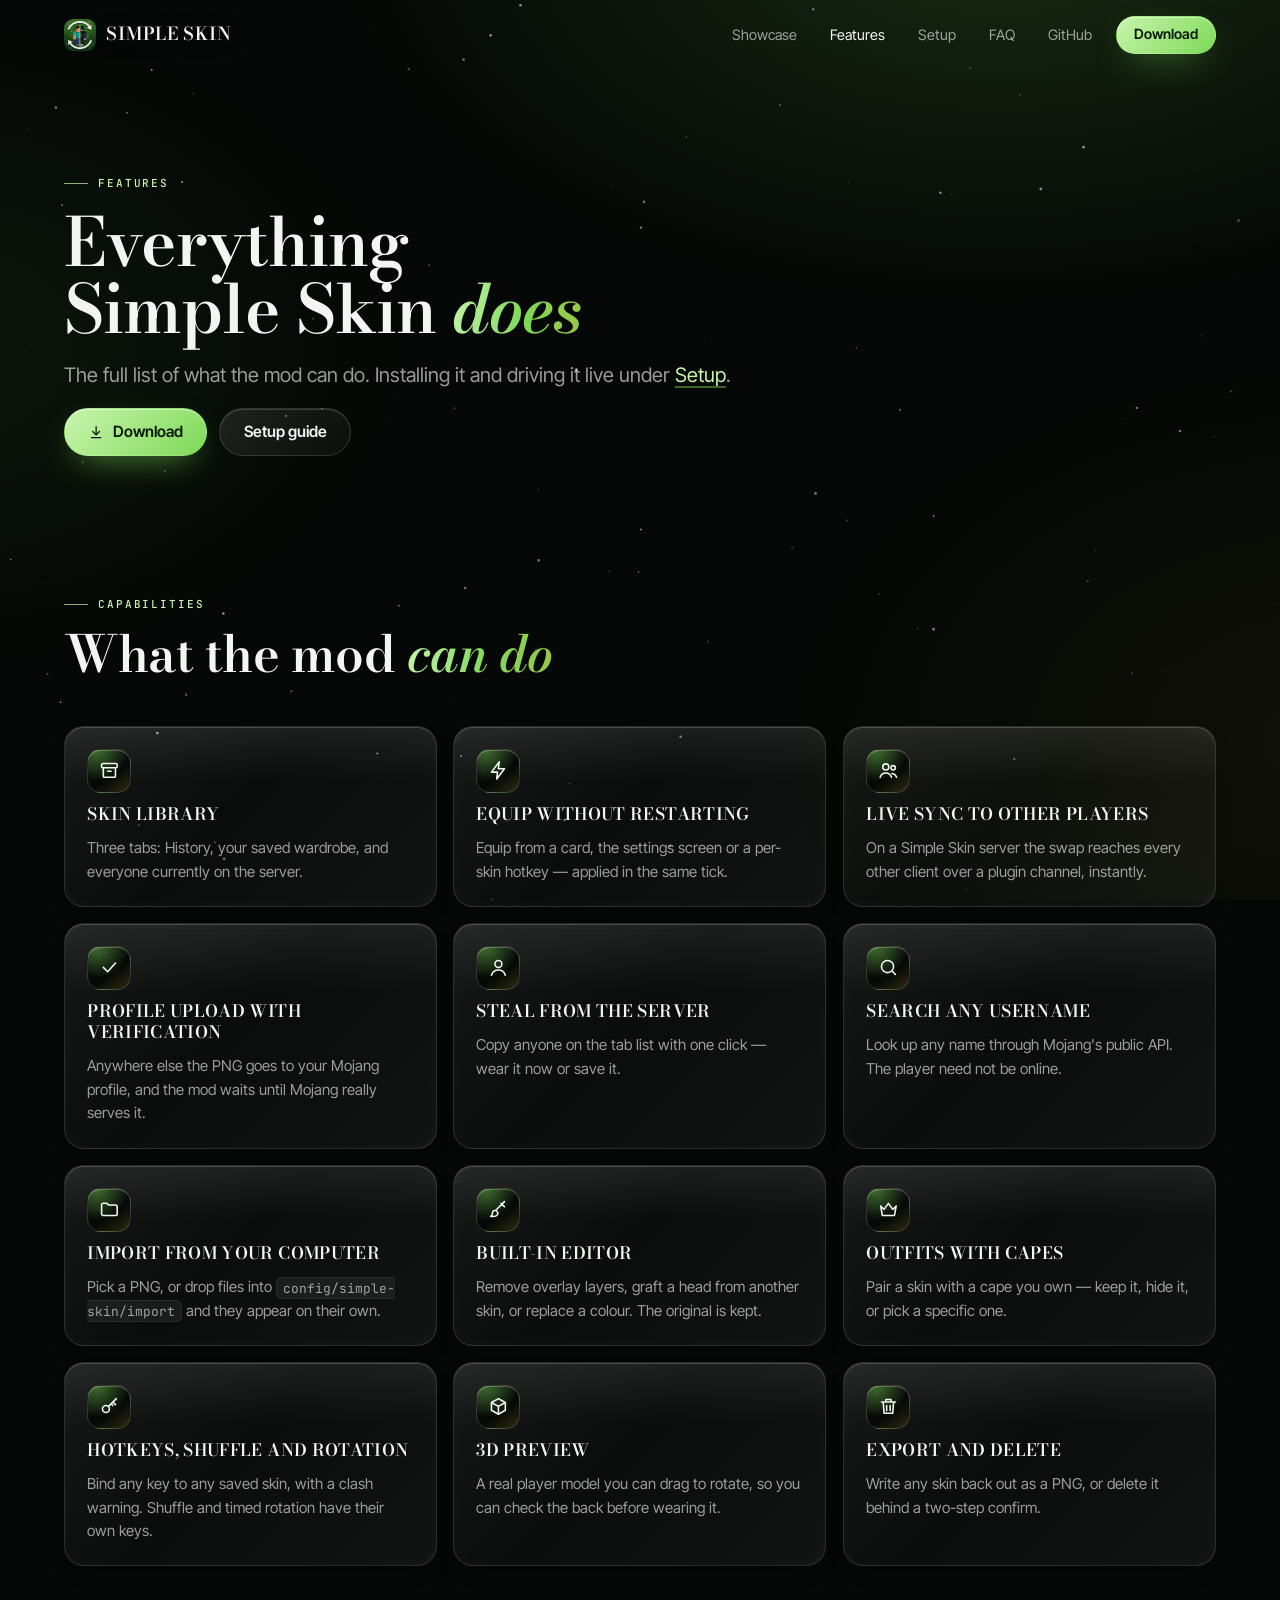
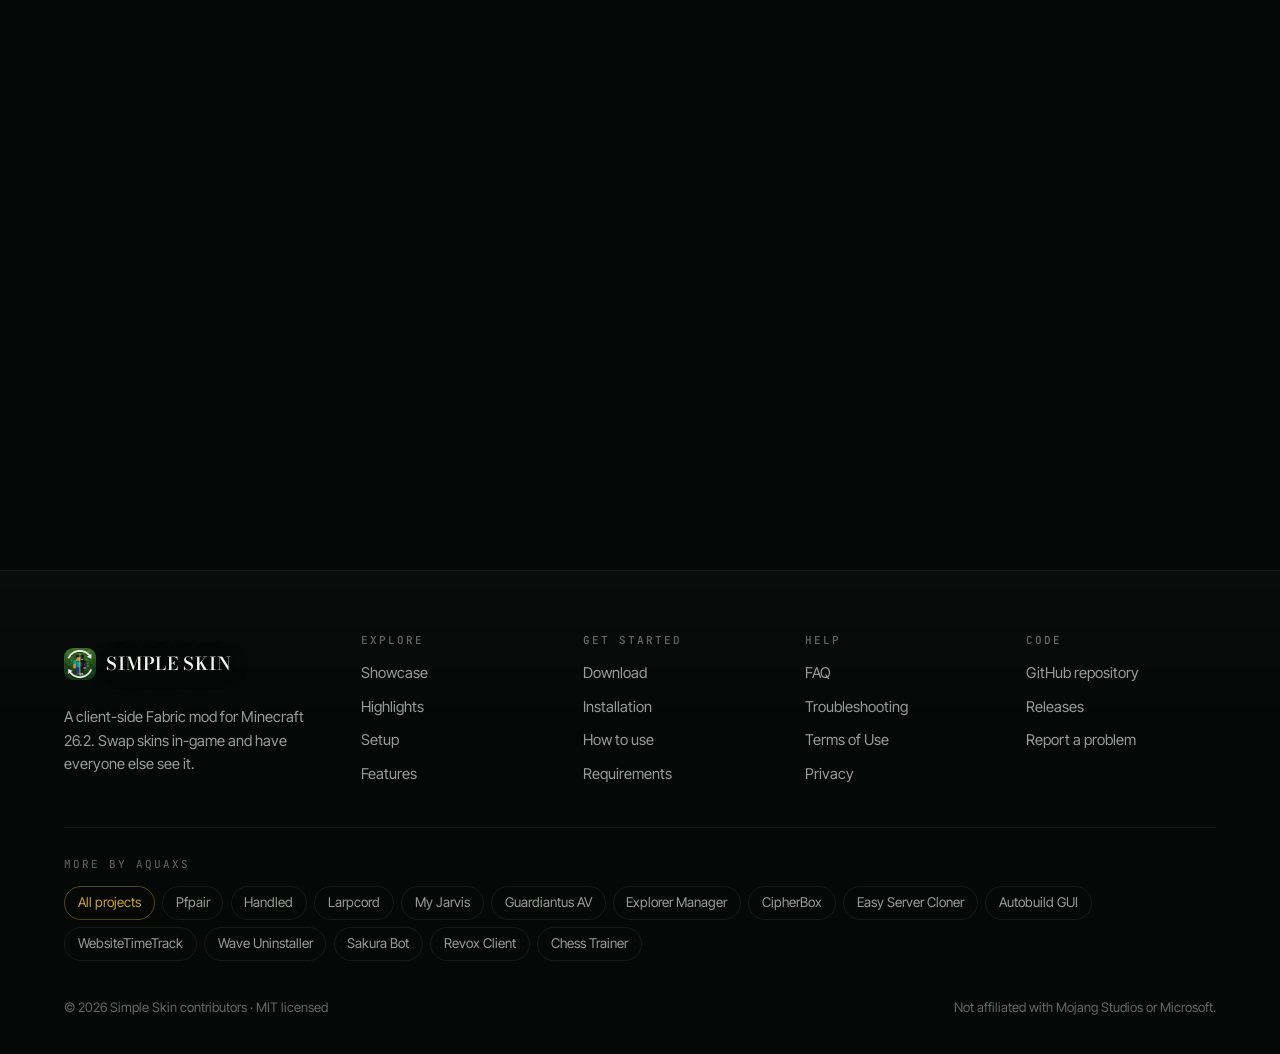
<file: site/features.html>
<!DOCTYPE html>
<html lang="en">
<head>
  <meta charset="utf-8">
  <meta name="viewport" content="width=device-width, initial-scale=1">
  <title>Features — Simple Skin</title>
  <meta name="description" content="Every feature of Simple Skin: the library, live sync, profile upload, the editor, outfits and hotkeys.">
  <link rel="canonical" href="https://simple-skin.vercel.app/features">
  <meta name="theme-color" content="#050806">
  <meta name="color-scheme" content="dark">
  <meta property="og:type" content="website">
  <meta property="og:site_name" content="Simple Skin">
  <meta property="og:title" content="Features — Simple Skin">
  <meta property="og:description" content="Every feature of Simple Skin: the library, live sync, profile upload, the editor, outfits and hotkeys.">
  <meta property="og:url" content="https://simple-skin.vercel.app/features">
  <meta property="og:image" content="https://simple-skin.vercel.app/assets/img/og-image.png">
  <meta property="og:image:width" content="1200">
  <meta property="og:image:height" content="630">
  <meta name="twitter:card" content="summary_large_image">
  <link rel="icon" href="assets/img/favicon.png" type="image/png">
  <link rel="apple-touch-icon" href="assets/img/logo-180.png">
  <link rel="preload" href="assets/aqx/fonts/bodoni-moda-latin-600-normal.woff2" as="font" type="font/woff2" crossorigin>
  <link rel="preload" href="assets/aqx/fonts/inter-tight-latin-wght-normal.woff2" as="font" type="font/woff2" crossorigin>
  <link rel="stylesheet" href="assets/aqx/aqx.css">
  <link rel="stylesheet" href="assets/site.css">
  <script src="assets/aqx/boot.js"></script>
  <script type="module" src="assets/aqx/aqx.js"></script>
</head>
<body>
  <a class="skip" href="#main">Skip to content</a>
  <canvas class="aqx-sky" aria-hidden="true"></canvas>
  <div class="aqx-aura" aria-hidden="true"></div>
  <div class="aqx-progress" aria-hidden="true"></div>

  <header class="nav" data-stuck="false" data-open="false">
    <div class="nav-inner">
      <a class="brand" href="./" aria-label="Simple Skin home"><img src="assets/img/logo-96.png" alt="" width="32" height="32"><span>Simple Skin</span></a>
      <button class="nav-toggle" type="button" aria-label="Menu" aria-expanded="false" aria-controls="nav-links"><span></span></button>
      <ul class="nav-links" id="nav-links">
        <li><a href="./#showcase">Showcase</a></li>
        <li><a href="features" aria-current="page">Features</a></li>
        <li><a href="setup">Setup</a></li>
        <li><a href="faq">FAQ</a></li>
        <li><a href="https://github.com/aquaxs1/Simple-Skin" rel="noopener">GitHub</a></li>
        <li><a class="btn btn-primary btn-sm" href="download">Download</a></li>
      </ul>
    </div>
  </header>

  <main id="main">
<header class="page-head">
      <div class="stage" data-scene="assets/scene.js" data-mode="mini" aria-hidden="true"><canvas></canvas></div>
      <div class="page-head-inner">
        <span class="eyebrow">Features</span>
        <h1>Everything Simple Skin <em>does</em></h1>
        <p class="lead">The full list of what the mod can do. Installing it and driving it live under <a class="textlink" href="setup">Setup</a>.</p>
        <div class="btn-row"><a class="btn btn-primary" href="download"><svg viewBox="0 0 24 24" fill="none" stroke="currentColor" stroke-width="1.8" stroke-linecap="round" stroke-linejoin="round" aria-hidden="true"><path d="M12 4v11M7 11l5 5 5-5M5 20h14"/></svg>Download</a><a class="btn" href="setup">Setup guide</a></div>
      </div>
    </header>

    <section class="sec" id="capabilities">
      <div class="wrap">
        <div class="sec-head reveal">
          <span class="eyebrow">Capabilities</span>
          <h2>What the mod <em>can do</em></h2>
        </div>
        <div class="cards" data-cols="3">
          <article class="card reveal">
            <span class="icon"><svg viewBox="0 0 24 24" fill="none" stroke="currentColor" stroke-width="1.8" stroke-linecap="round" stroke-linejoin="round" aria-hidden="true"><rect x="3" y="4" width="18" height="5" rx="1.5"/><path d="M5 9v10a1 1 0 0 0 1 1h12a1 1 0 0 0 1-1V9M10 13h4"/></svg></span>
            <h3>Skin library</h3>
            <p>Three tabs: History, your saved wardrobe, and everyone currently on the server.</p>
          </article>
          <article class="card reveal">
            <span class="icon"><svg viewBox="0 0 24 24" fill="none" stroke="currentColor" stroke-width="1.8" stroke-linecap="round" stroke-linejoin="round" aria-hidden="true"><path d="M13 2 4 14h7l-1 8 9-12h-7z"/></svg></span>
            <h3>Equip without restarting</h3>
            <p>Equip from a card, the settings screen or a per-skin hotkey — applied in the same tick.</p>
          </article>
          <article class="card reveal">
            <span class="icon"><svg viewBox="0 0 24 24" fill="none" stroke="currentColor" stroke-width="1.8" stroke-linecap="round" stroke-linejoin="round" aria-hidden="true"><circle cx="9" cy="8" r="3.5"/><path d="M2.5 20c1-3.5 3.5-5 6.5-5s5.5 1.5 6.5 5"/><circle cx="17.5" cy="9" r="2.5"/><path d="M16 15.5c2.5.3 4.5 1.6 5.5 4.5"/></svg></span>
            <h3>Live sync to other players</h3>
            <p>On a Simple Skin server the swap reaches every other client over a plugin channel, instantly.</p>
          </article>
          <article class="card reveal">
            <span class="icon"><svg viewBox="0 0 24 24" fill="none" stroke="currentColor" stroke-width="1.8" stroke-linecap="round" stroke-linejoin="round" aria-hidden="true"><path d="m5 12 5 5 9-10"/></svg></span>
            <h3>Profile upload with verification</h3>
            <p>Anywhere else the PNG goes to your Mojang profile, and the mod waits until Mojang really serves it.</p>
          </article>
          <article class="card reveal">
            <span class="icon"><svg viewBox="0 0 24 24" fill="none" stroke="currentColor" stroke-width="1.8" stroke-linecap="round" stroke-linejoin="round" aria-hidden="true"><circle cx="12" cy="8" r="4"/><path d="M4 21c1.2-4 4.2-6 8-6s6.800 2 8 6"/></svg></span>
            <h3>Steal from the server</h3>
            <p>Copy anyone on the tab list with one click — wear it now or save it.</p>
          </article>
          <article class="card reveal">
            <span class="icon"><svg viewBox="0 0 24 24" fill="none" stroke="currentColor" stroke-width="1.8" stroke-linecap="round" stroke-linejoin="round" aria-hidden="true"><circle cx="11" cy="11" r="7"/><path d="m20 20-3.500-3.500"/></svg></span>
            <h3>Search any username</h3>
            <p>Look up any name through Mojang's public API. The player need not be online.</p>
          </article>
          <article class="card reveal">
            <span class="icon"><svg viewBox="0 0 24 24" fill="none" stroke="currentColor" stroke-width="1.8" stroke-linecap="round" stroke-linejoin="round" aria-hidden="true"><path d="M3 7a2 2 0 0 1 2-2h4l2 2h8a2 2 0 0 1 2 2v8a2 2 0 0 1-2 2H5a2 2 0 0 1-2-2z"/></svg></span>
            <h3>Import from your computer</h3>
            <p>Pick a PNG, or drop files into <code>config/simple-skin/import</code> and they appear on their own.</p>
          </article>
          <article class="card reveal">
            <span class="icon"><svg viewBox="0 0 24 24" fill="none" stroke="currentColor" stroke-width="1.8" stroke-linecap="round" stroke-linejoin="round" aria-hidden="true"><path d="M19 3 9 13M15 5l4 4M9 13c-3 0-4 2-4 4s-2 3-2 3 6 1 8-2c.800-1.200.500-3-2-5z"/></svg></span>
            <h3>Built-in editor</h3>
            <p>Remove overlay layers, graft a head from another skin, or replace a colour. The original is kept.</p>
          </article>
          <article class="card reveal">
            <span class="icon"><svg viewBox="0 0 24 24" fill="none" stroke="currentColor" stroke-width="1.8" stroke-linecap="round" stroke-linejoin="round" aria-hidden="true"><path d="m3 8 4 4 5-7 5 7 4-4-2 11H5z"/></svg></span>
            <h3>Outfits with capes</h3>
            <p>Pair a skin with a cape you own — keep it, hide it, or pick a specific one.</p>
          </article>
          <article class="card reveal">
            <span class="icon"><svg viewBox="0 0 24 24" fill="none" stroke="currentColor" stroke-width="1.8" stroke-linecap="round" stroke-linejoin="round" aria-hidden="true"><circle cx="8" cy="15" r="4"/><path d="M11 12 20 3M16 7l3 3M14 9l2 2"/></svg></span>
            <h3>Hotkeys, shuffle and rotation</h3>
            <p>Bind any key to any saved skin, with a clash warning. Shuffle and timed rotation have their own keys.</p>
          </article>
          <article class="card reveal">
            <span class="icon"><svg viewBox="0 0 24 24" fill="none" stroke="currentColor" stroke-width="1.8" stroke-linecap="round" stroke-linejoin="round" aria-hidden="true"><path d="m12 3 8 4.500v9L12 21l-8-4.500v-9zM4 7.500l8 4.500 8-4.500M12 12v9"/></svg></span>
            <h3>3D preview</h3>
            <p>A real player model you can drag to rotate, so you can check the back before wearing it.</p>
          </article>
          <article class="card reveal">
            <span class="icon"><svg viewBox="0 0 24 24" fill="none" stroke="currentColor" stroke-width="1.8" stroke-linecap="round" stroke-linejoin="round" aria-hidden="true"><path d="M4 7h16M9 7V4h6v3M6 7l1 13h10l1-13M10 11v6M14 11v6"/></svg></span>
            <h3>Export and delete</h3>
            <p>Write any skin back out as a PNG, or delete it behind a two-step confirm.</p>
          </article>
        </div>
      </div>
    </section>

    <section class="sec">
      <div class="wrap">
        <div class="cta reveal">
          <h2>Ready to <em>try it?</em></h2>
          <p class="lead">One jar, a couple of dependencies, and a key to press.</p>
          <div class="btn-row">
            <a class="btn btn-primary btn-lg" href="download"><svg viewBox="0 0 24 24" fill="none" stroke="currentColor" stroke-width="1.8" stroke-linecap="round" stroke-linejoin="round" aria-hidden="true"><path d="M12 4v11M7 11l5 5 5-5M5 20h14"/></svg>Download</a>
            <a class="btn btn-lg" href="faq">Read the FAQ</a>
          </div>
        </div>
      </div>
    </section>
  </main>

  <footer class="footer">
    <div class="footer-inner">
      <div class="footer-top">
        <div class="footer-about">
          <a class="brand" href="./"><img src="assets/img/logo-96.png" alt="" width="32" height="32" loading="lazy"><span>Simple Skin</span></a>
          <p>A client-side Fabric mod for Minecraft 26.2. Swap skins in-game and have everyone else see it.</p>
        </div>
        <nav class="footer-col" aria-label="Explore">
          <h2>Explore</h2>
          <ul>
            <li><a href="./#showcase">Showcase</a></li>
            <li><a href="./#highlights">Highlights</a></li>
            <li><a href="setup">Setup</a></li>
            <li><a href="features">Features</a></li>
          </ul>
        </nav>
        <nav class="footer-col" aria-label="Get started">
          <h2>Get started</h2>
          <ul>
            <li><a href="download">Download</a></li>
            <li><a href="setup#install">Installation</a></li>
            <li><a href="setup#usage">How to use</a></li>
            <li><a href="setup#requirements">Requirements</a></li>
          </ul>
        </nav>
        <nav class="footer-col" aria-label="Help">
          <h2>Help</h2>
          <ul>
            <li><a href="faq">FAQ</a></li>
            <li><a href="faq#trouble">Troubleshooting</a></li>
            <li><a href="terms">Terms of Use</a></li>
            <li><a href="terms#privacy">Privacy</a></li>
          </ul>
        </nav>
        <nav class="footer-col" aria-label="Code">
          <h2>Code</h2>
          <ul>
            <li><a href="https://github.com/aquaxs1/Simple-Skin" rel="noopener">GitHub repository</a></li>
            <li><a href="https://github.com/aquaxs1/Simple-Skin/releases" rel="noopener">Releases</a></li>
            <li><a href="https://github.com/aquaxs1/Simple-Skin/issues" rel="noopener">Report a problem</a></li>
          </ul>
        </nav>
      </div>
      <div class="family">
        <span class="family-label">More by AquAxs</span>
        <ul>
          <li><a href="https://aqua.is-a.dev/portfolio" data-home rel="noopener">All projects</a></li>
          <li><a href="https://pfpair.app/" rel="noopener">Pfpair</a></li>
          <li><a href="https://handled-market.vercel.app/" rel="noopener">Handled</a></li>
          <li><a href="https://larpcorddc.vercel.app/" rel="noopener">Larpcord</a></li>
          <li><a href="https://mybluejarvis.vercel.app/" rel="noopener">My Jarvis</a></li>
          <li><a href="https://guardiantus-av.vercel.app/" rel="noopener">Guardiantus AV</a></li>
          <li><a href="https://explorer-manager.vercel.app/" rel="noopener">Explorer Manager</a></li>
          <li><a href="https://cipher-box-file-encrypter.vercel.app/" rel="noopener">CipherBox</a></li>
          <li><a href="https://easy-cloner.vercel.app/" rel="noopener">Easy Server Cloner</a></li>
          <li><a href="https://autobuild-gui.vercel.app/" rel="noopener">Autobuild GUI</a></li>
          <li><a href="https://timetrackerextension.vercel.app/" rel="noopener">WebsiteTimeTrack</a></li>
          <li><a href="https://wave-uninstaller.vercel.app/" rel="noopener">Wave Uninstaller</a></li>
          <li><a href="https://discord-sakurabot.vercel.app/" rel="noopener">Sakura Bot</a></li>
          <li><a href="https://revox-client.vercel.app/" rel="noopener">Revox Client</a></li>
          <li><a href="https://chesstrainer.cc.cd/" rel="noopener">Chess Trainer</a></li>
        </ul>
      </div>
      <div class="footer-legal">
        <p>© 2026 Simple Skin contributors · MIT licensed</p>
        <p>Not affiliated with Mojang Studios or Microsoft.</p>
      </div>
    </div>
  </footer>
</body>
</html>
</file>
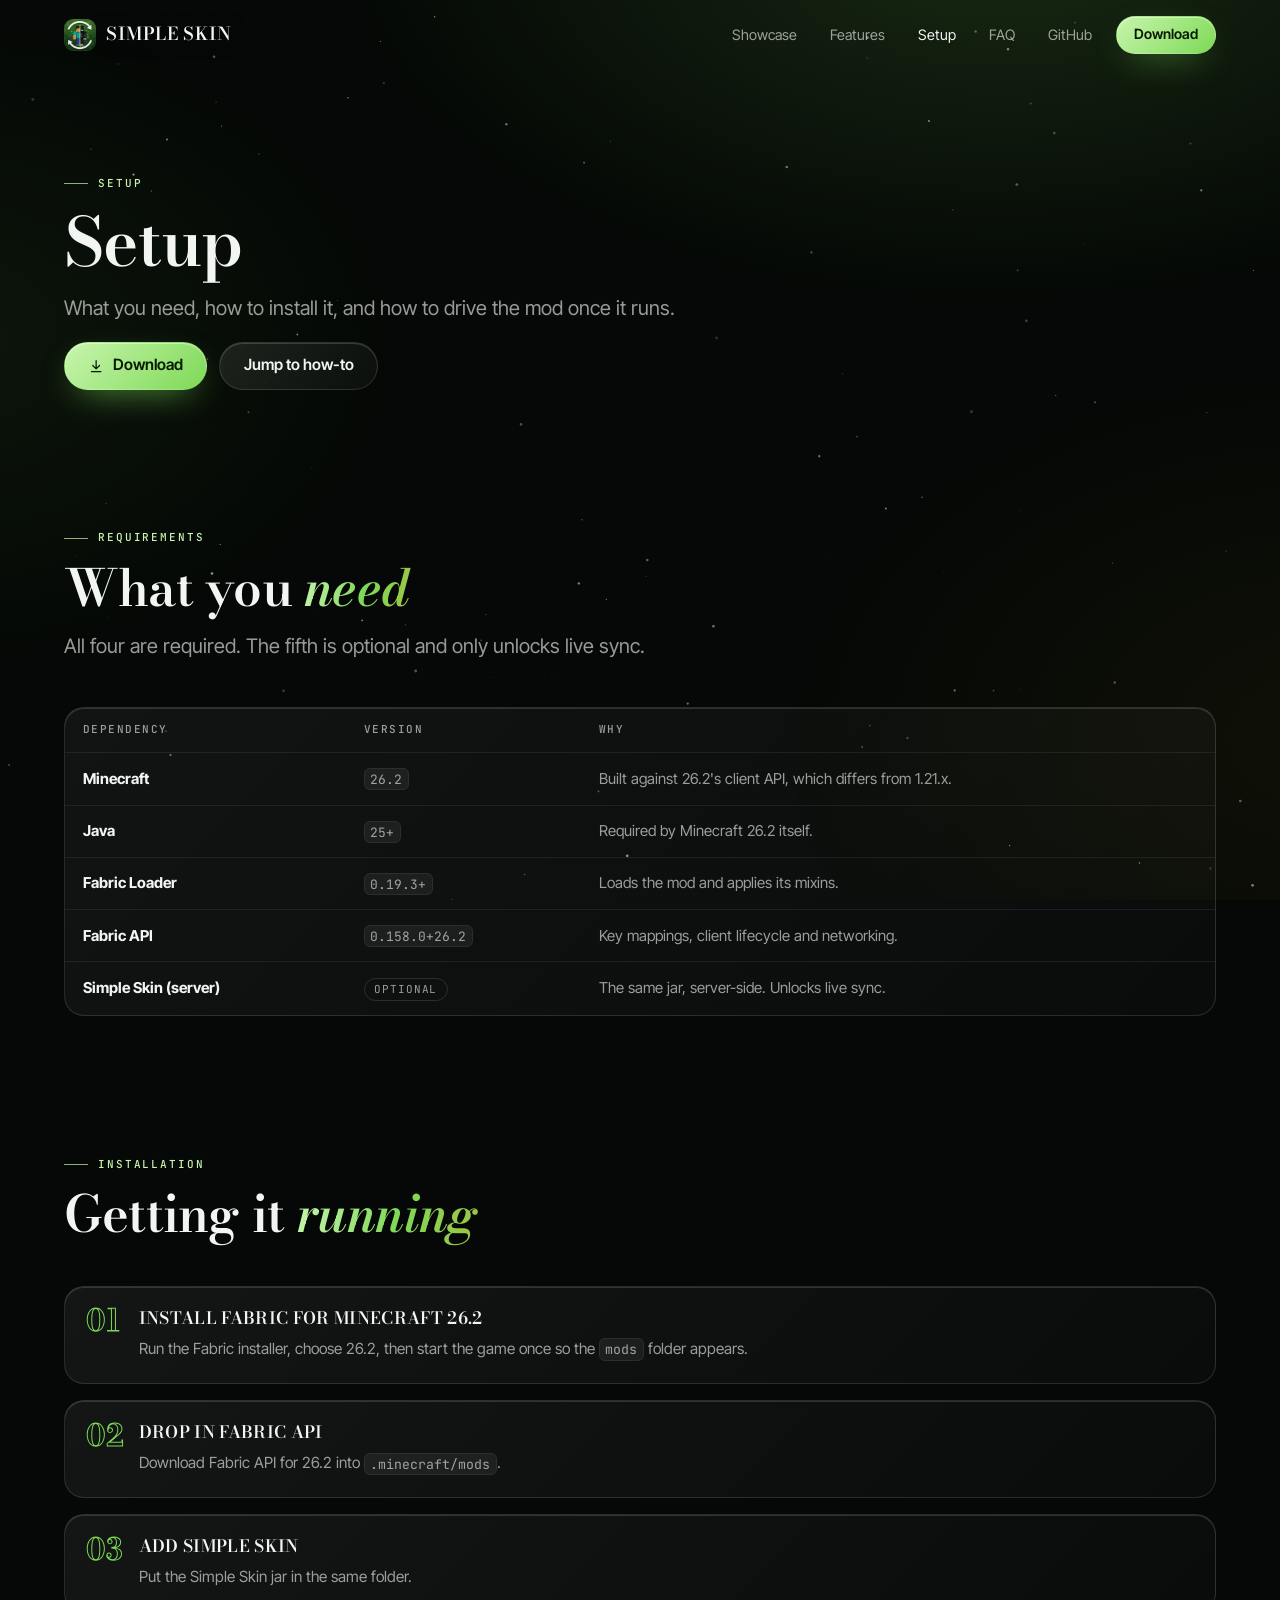
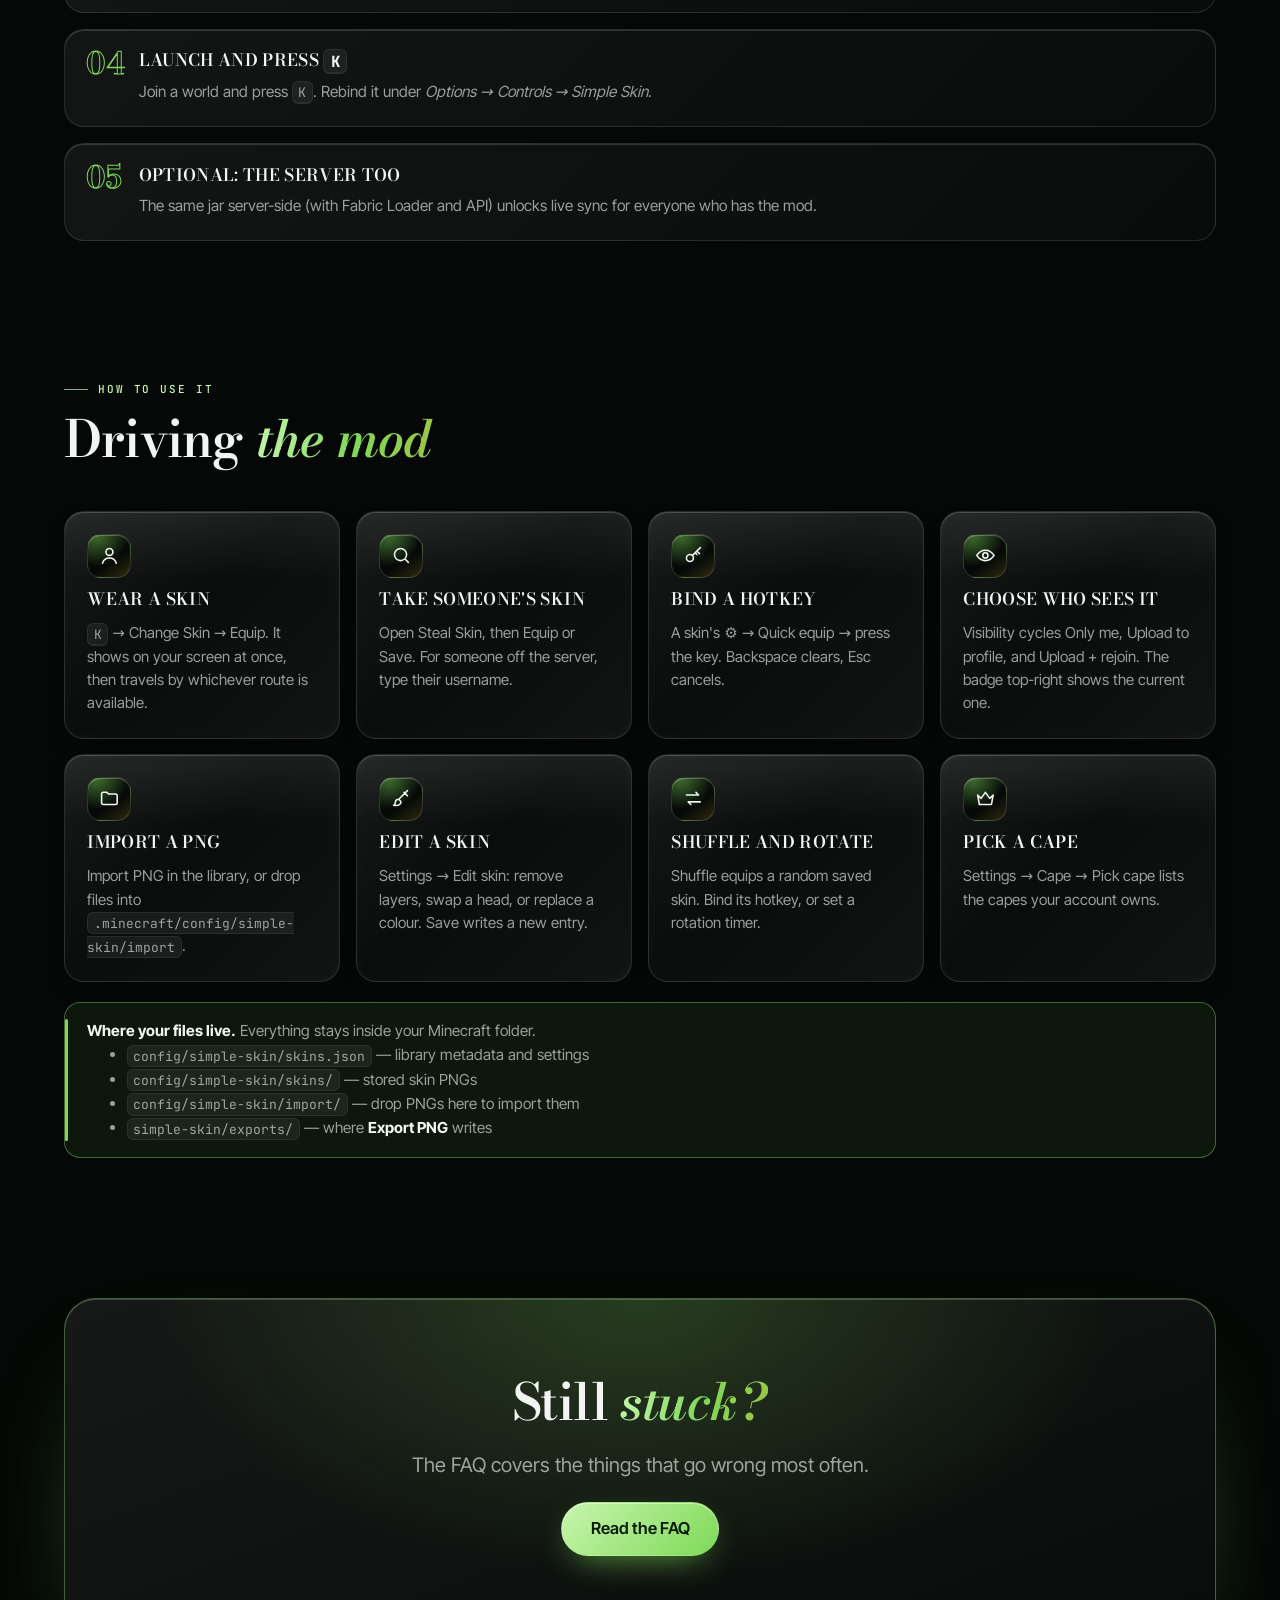
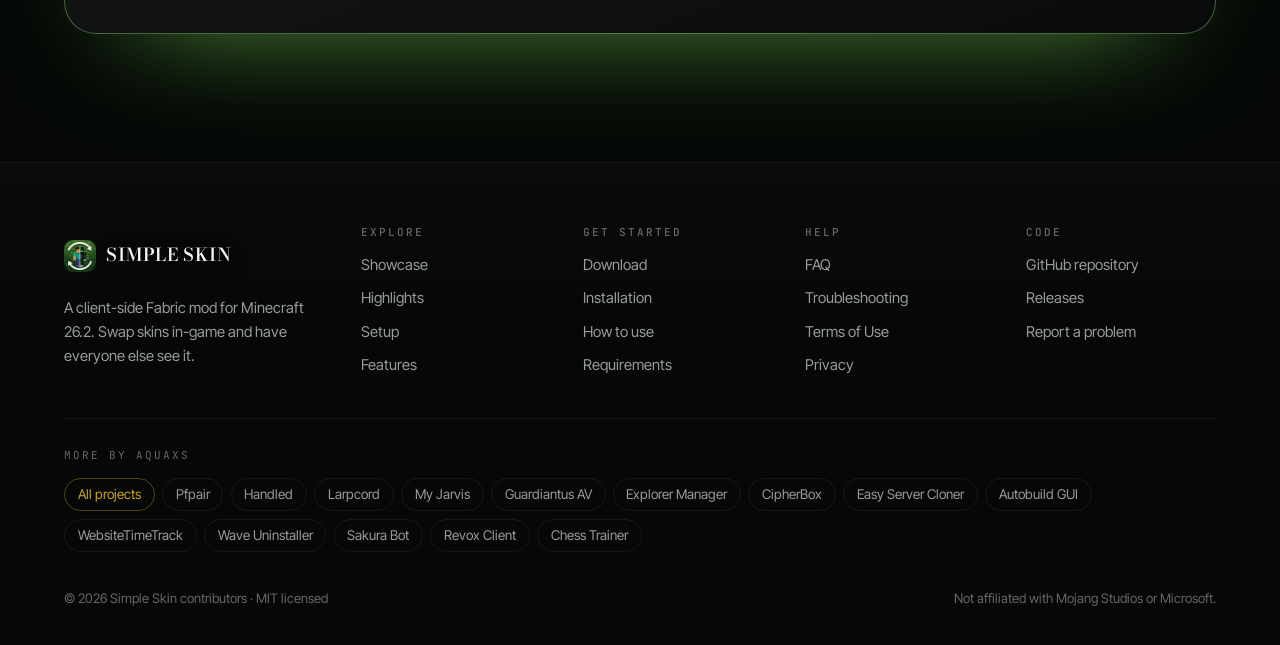
<file: site/setup.html>
<!DOCTYPE html>
<html lang="en">
<head>
  <meta charset="utf-8">
  <meta name="viewport" content="width=device-width, initial-scale=1">
  <title>Setup — Simple Skin</title>
  <meta name="description" content="What Simple Skin needs, how to install it, and how to drive every screen, hotkey and folder.">
  <link rel="canonical" href="https://simple-skin.vercel.app/setup">
  <meta name="theme-color" content="#050806">
  <meta name="color-scheme" content="dark">
  <meta property="og:type" content="website">
  <meta property="og:site_name" content="Simple Skin">
  <meta property="og:title" content="Setup — Simple Skin">
  <meta property="og:description" content="What Simple Skin needs, how to install it, and how to drive every screen, hotkey and folder.">
  <meta property="og:url" content="https://simple-skin.vercel.app/setup">
  <meta property="og:image" content="https://simple-skin.vercel.app/assets/img/og-image.png">
  <meta property="og:image:width" content="1200">
  <meta property="og:image:height" content="630">
  <meta name="twitter:card" content="summary_large_image">
  <link rel="icon" href="assets/img/favicon.png" type="image/png">
  <link rel="apple-touch-icon" href="assets/img/logo-180.png">
  <link rel="preload" href="assets/aqx/fonts/bodoni-moda-latin-600-normal.woff2" as="font" type="font/woff2" crossorigin>
  <link rel="preload" href="assets/aqx/fonts/inter-tight-latin-wght-normal.woff2" as="font" type="font/woff2" crossorigin>
  <link rel="stylesheet" href="assets/aqx/aqx.css">
  <link rel="stylesheet" href="assets/site.css">
  <script src="assets/aqx/boot.js"></script>
  <script type="module" src="assets/aqx/aqx.js"></script>
</head>
<body>
  <a class="skip" href="#main">Skip to content</a>
  <canvas class="aqx-sky" aria-hidden="true"></canvas>
  <div class="aqx-aura" aria-hidden="true"></div>
  <div class="aqx-progress" aria-hidden="true"></div>

  <header class="nav" data-stuck="false" data-open="false">
    <div class="nav-inner">
      <a class="brand" href="./" aria-label="Simple Skin home"><img src="assets/img/logo-96.png" alt="" width="32" height="32"><span>Simple Skin</span></a>
      <button class="nav-toggle" type="button" aria-label="Menu" aria-expanded="false" aria-controls="nav-links"><span></span></button>
      <ul class="nav-links" id="nav-links">
        <li><a href="./#showcase">Showcase</a></li>
        <li><a href="features">Features</a></li>
        <li><a href="setup" aria-current="page">Setup</a></li>
        <li><a href="faq">FAQ</a></li>
        <li><a href="https://github.com/aquaxs1/Simple-Skin" rel="noopener">GitHub</a></li>
        <li><a class="btn btn-primary btn-sm" href="download">Download</a></li>
      </ul>
    </div>
  </header>

  <main id="main">
<header class="page-head">
      <div class="stage" data-scene="assets/scene.js" data-mode="mini" aria-hidden="true"><canvas></canvas></div>
      <div class="page-head-inner">
        <span class="eyebrow">Setup</span>
        <h1>Setup</h1>
        <p class="lead">What you need, how to install it, and how to drive the mod once it runs.</p>
        <div class="btn-row"><a class="btn btn-primary" href="download"><svg viewBox="0 0 24 24" fill="none" stroke="currentColor" stroke-width="1.8" stroke-linecap="round" stroke-linejoin="round" aria-hidden="true"><path d="M12 4v11M7 11l5 5 5-5M5 20h14"/></svg>Download</a><a class="btn" href="#usage">Jump to how-to</a></div>
      </div>
    </header>

    <section class="sec" id="requirements">
      <div class="wrap">
        <div class="sec-head reveal">
          <span class="eyebrow">Requirements</span>
          <h2>What you <em>need</em></h2>
          <p class="lead">All four are required. The fifth is optional and only unlocks live sync.</p>
        </div>
        <div class="table-wrap reveal">
          <table>
            <thead>
              <tr>
                <th scope="col">Dependency</th>
                <th scope="col">Version</th>
                <th scope="col">Why</th>
              </tr>
            </thead>
            <tbody>
              <tr>
                <td><strong>Minecraft</strong></td>
                <td><code>26.2</code></td>
                <td>Built against 26.2's client API, which differs from 1.21.x.</td>
              </tr>
              <tr>
                <td><strong>Java</strong></td>
                <td><code>25+</code></td>
                <td>Required by Minecraft 26.2 itself.</td>
              </tr>
              <tr>
                <td><strong>Fabric Loader</strong></td>
                <td><code>0.19.3+</code></td>
                <td>Loads the mod and applies its mixins.</td>
              </tr>
              <tr>
                <td><strong>Fabric API</strong></td>
                <td><code>0.158.0+26.2</code></td>
                <td>Key mappings, client lifecycle and networking.</td>
              </tr>
              <tr>
                <td><strong>Simple Skin (server)</strong></td>
                <td><span class="pill">optional</span></td>
                <td>The same jar, server-side. Unlocks live sync.</td>
              </tr>
            </tbody>
          </table>
        </div>
      </div>
    </section>

    <section class="sec" id="install">
      <div class="wrap">
        <div class="sec-head reveal">
          <span class="eyebrow">Installation</span>
          <h2>Getting it <em>running</em></h2>
        </div>
        <ol class="steps">
          <li class="reveal">
            <h3>Install Fabric for Minecraft 26.2</h3>
            <p>Run the Fabric installer, choose 26.2, then start the game once so the <code>mods</code> folder appears.</p>
          </li>
          <li class="reveal">
            <h3>Drop in Fabric API</h3>
            <p>Download Fabric API for 26.2 into <code>.minecraft/mods</code>.</p>
          </li>
          <li class="reveal">
            <h3>Add Simple Skin</h3>
            <p>Put the Simple Skin jar in the same folder.</p>
          </li>
          <li class="reveal">
            <h3>Launch and press <kbd>K</kbd></h3>
            <p>Join a world and press <kbd>K</kbd>. Rebind it under <em>Options → Controls → Simple Skin</em>.</p>
          </li>
          <li class="reveal">
            <h3>Optional: the server too</h3>
            <p>The same jar server-side (with Fabric Loader and API) unlocks live sync for everyone who has the mod.</p>
          </li>
        </ol>
      </div>
    </section>

    <section class="sec" id="usage">
      <div class="wrap">
        <div class="sec-head reveal">
          <span class="eyebrow">How to use it</span>
          <h2>Driving <em>the mod</em></h2>
        </div>
        <div class="cards" data-cols="4">
          <article class="card reveal">
            <span class="icon"><svg viewBox="0 0 24 24" fill="none" stroke="currentColor" stroke-width="1.8" stroke-linecap="round" stroke-linejoin="round" aria-hidden="true"><circle cx="12" cy="8" r="4"/><path d="M4 21c1.2-4 4.2-6 8-6s6.800 2 8 6"/></svg></span>
            <h3>Wear a skin</h3>
            <p><kbd>K</kbd> → Change Skin → Equip. It shows on your screen at once, then travels by whichever route is available.</p>
          </article>
          <article class="card reveal">
            <span class="icon"><svg viewBox="0 0 24 24" fill="none" stroke="currentColor" stroke-width="1.8" stroke-linecap="round" stroke-linejoin="round" aria-hidden="true"><circle cx="11" cy="11" r="7"/><path d="m20 20-3.500-3.500"/></svg></span>
            <h3>Take someone's skin</h3>
            <p>Open Steal Skin, then Equip or Save. For someone off the server, type their username.</p>
          </article>
          <article class="card reveal">
            <span class="icon"><svg viewBox="0 0 24 24" fill="none" stroke="currentColor" stroke-width="1.8" stroke-linecap="round" stroke-linejoin="round" aria-hidden="true"><circle cx="8" cy="15" r="4"/><path d="M11 12 20 3M16 7l3 3M14 9l2 2"/></svg></span>
            <h3>Bind a hotkey</h3>
            <p>A skin's ⚙ → Quick equip → press the key. Backspace clears, Esc cancels.</p>
          </article>
          <article class="card reveal">
            <span class="icon"><svg viewBox="0 0 24 24" fill="none" stroke="currentColor" stroke-width="1.8" stroke-linecap="round" stroke-linejoin="round" aria-hidden="true"><path d="M2 12c1.5-2.4 5-6 10-6s8.5 3.6 10 6c-1.5 2.4-5 6-10 6S3.5 14.4 2 12z"/><circle cx="12" cy="12" r="3"/></svg></span>
            <h3>Choose who sees it</h3>
            <p>Visibility cycles Only me, Upload to profile, and Upload + rejoin. The badge top-right shows the current one.</p>
          </article>
          <article class="card reveal">
            <span class="icon"><svg viewBox="0 0 24 24" fill="none" stroke="currentColor" stroke-width="1.8" stroke-linecap="round" stroke-linejoin="round" aria-hidden="true"><path d="M3 7a2 2 0 0 1 2-2h4l2 2h8a2 2 0 0 1 2 2v8a2 2 0 0 1-2 2H5a2 2 0 0 1-2-2z"/></svg></span>
            <h3>Import a PNG</h3>
            <p>Import PNG in the library, or drop files into <code>.minecraft/config/simple-skin/import</code>.</p>
          </article>
          <article class="card reveal">
            <span class="icon"><svg viewBox="0 0 24 24" fill="none" stroke="currentColor" stroke-width="1.8" stroke-linecap="round" stroke-linejoin="round" aria-hidden="true"><path d="M19 3 9 13M15 5l4 4M9 13c-3 0-4 2-4 4s-2 3-2 3 6 1 8-2c.800-1.200.500-3-2-5z"/></svg></span>
            <h3>Edit a skin</h3>
            <p>Settings → Edit skin: remove layers, swap a head, or replace a colour. Save writes a new entry.</p>
          </article>
          <article class="card reveal">
            <span class="icon"><svg viewBox="0 0 24 24" fill="none" stroke="currentColor" stroke-width="1.8" stroke-linecap="round" stroke-linejoin="round" aria-hidden="true"><path d="M4 8h14l-3-3M20 16H6l3 3"/></svg></span>
            <h3>Shuffle and rotate</h3>
            <p>Shuffle equips a random saved skin. Bind its hotkey, or set a rotation timer.</p>
          </article>
          <article class="card reveal">
            <span class="icon"><svg viewBox="0 0 24 24" fill="none" stroke="currentColor" stroke-width="1.8" stroke-linecap="round" stroke-linejoin="round" aria-hidden="true"><path d="m3 8 4 4 5-7 5 7 4-4-2 11H5z"/></svg></span>
            <h3>Pick a cape</h3>
            <p>Settings → Cape → Pick cape lists the capes your account owns.</p>
          </article>
        </div>
        <div class="note reveal">
          <p><strong>Where your files live.</strong> Everything stays inside your Minecraft folder.</p>
          <ul>
            <li><code>config/simple-skin/skins.json</code> — library metadata and settings</li>
            <li><code>config/simple-skin/skins/</code> — stored skin PNGs</li>
            <li><code>config/simple-skin/import/</code> — drop PNGs here to import them</li>
            <li><code>simple-skin/exports/</code> — where <strong>Export PNG</strong> writes</li>
          </ul>
        </div>
      </div>
    </section>

    <section class="sec">
      <div class="wrap">
        <div class="cta reveal">
          <h2>Still <em>stuck?</em></h2>
          <p class="lead">The FAQ covers the things that go wrong most often.</p>
          <div class="btn-row">
            <a class="btn btn-primary btn-lg" href="faq">Read the FAQ</a>
          </div>
        </div>
      </div>
    </section>
  </main>

  <footer class="footer">
    <div class="footer-inner">
      <div class="footer-top">
        <div class="footer-about">
          <a class="brand" href="./"><img src="assets/img/logo-96.png" alt="" width="32" height="32" loading="lazy"><span>Simple Skin</span></a>
          <p>A client-side Fabric mod for Minecraft 26.2. Swap skins in-game and have everyone else see it.</p>
        </div>
        <nav class="footer-col" aria-label="Explore">
          <h2>Explore</h2>
          <ul>
            <li><a href="./#showcase">Showcase</a></li>
            <li><a href="./#highlights">Highlights</a></li>
            <li><a href="setup">Setup</a></li>
            <li><a href="features">Features</a></li>
          </ul>
        </nav>
        <nav class="footer-col" aria-label="Get started">
          <h2>Get started</h2>
          <ul>
            <li><a href="download">Download</a></li>
            <li><a href="setup#install">Installation</a></li>
            <li><a href="setup#usage">How to use</a></li>
            <li><a href="setup#requirements">Requirements</a></li>
          </ul>
        </nav>
        <nav class="footer-col" aria-label="Help">
          <h2>Help</h2>
          <ul>
            <li><a href="faq">FAQ</a></li>
            <li><a href="faq#trouble">Troubleshooting</a></li>
            <li><a href="terms">Terms of Use</a></li>
            <li><a href="terms#privacy">Privacy</a></li>
          </ul>
        </nav>
        <nav class="footer-col" aria-label="Code">
          <h2>Code</h2>
          <ul>
            <li><a href="https://github.com/aquaxs1/Simple-Skin" rel="noopener">GitHub repository</a></li>
            <li><a href="https://github.com/aquaxs1/Simple-Skin/releases" rel="noopener">Releases</a></li>
            <li><a href="https://github.com/aquaxs1/Simple-Skin/issues" rel="noopener">Report a problem</a></li>
          </ul>
        </nav>
      </div>
      <div class="family">
        <span class="family-label">More by AquAxs</span>
        <ul>
          <li><a href="https://aqua.is-a.dev/portfolio" data-home rel="noopener">All projects</a></li>
          <li><a href="https://pfpair.app/" rel="noopener">Pfpair</a></li>
          <li><a href="https://handled-market.vercel.app/" rel="noopener">Handled</a></li>
          <li><a href="https://larpcorddc.vercel.app/" rel="noopener">Larpcord</a></li>
          <li><a href="https://mybluejarvis.vercel.app/" rel="noopener">My Jarvis</a></li>
          <li><a href="https://guardiantus-av.vercel.app/" rel="noopener">Guardiantus AV</a></li>
          <li><a href="https://explorer-manager.vercel.app/" rel="noopener">Explorer Manager</a></li>
          <li><a href="https://cipher-box-file-encrypter.vercel.app/" rel="noopener">CipherBox</a></li>
          <li><a href="https://easy-cloner.vercel.app/" rel="noopener">Easy Server Cloner</a></li>
          <li><a href="https://autobuild-gui.vercel.app/" rel="noopener">Autobuild GUI</a></li>
          <li><a href="https://timetrackerextension.vercel.app/" rel="noopener">WebsiteTimeTrack</a></li>
          <li><a href="https://wave-uninstaller.vercel.app/" rel="noopener">Wave Uninstaller</a></li>
          <li><a href="https://discord-sakurabot.vercel.app/" rel="noopener">Sakura Bot</a></li>
          <li><a href="https://revox-client.vercel.app/" rel="noopener">Revox Client</a></li>
          <li><a href="https://chesstrainer.cc.cd/" rel="noopener">Chess Trainer</a></li>
        </ul>
      </div>
      <div class="footer-legal">
        <p>© 2026 Simple Skin contributors · MIT licensed</p>
        <p>Not affiliated with Mojang Studios or Microsoft.</p>
      </div>
    </div>
  </footer>
</body>
</html>
</file>
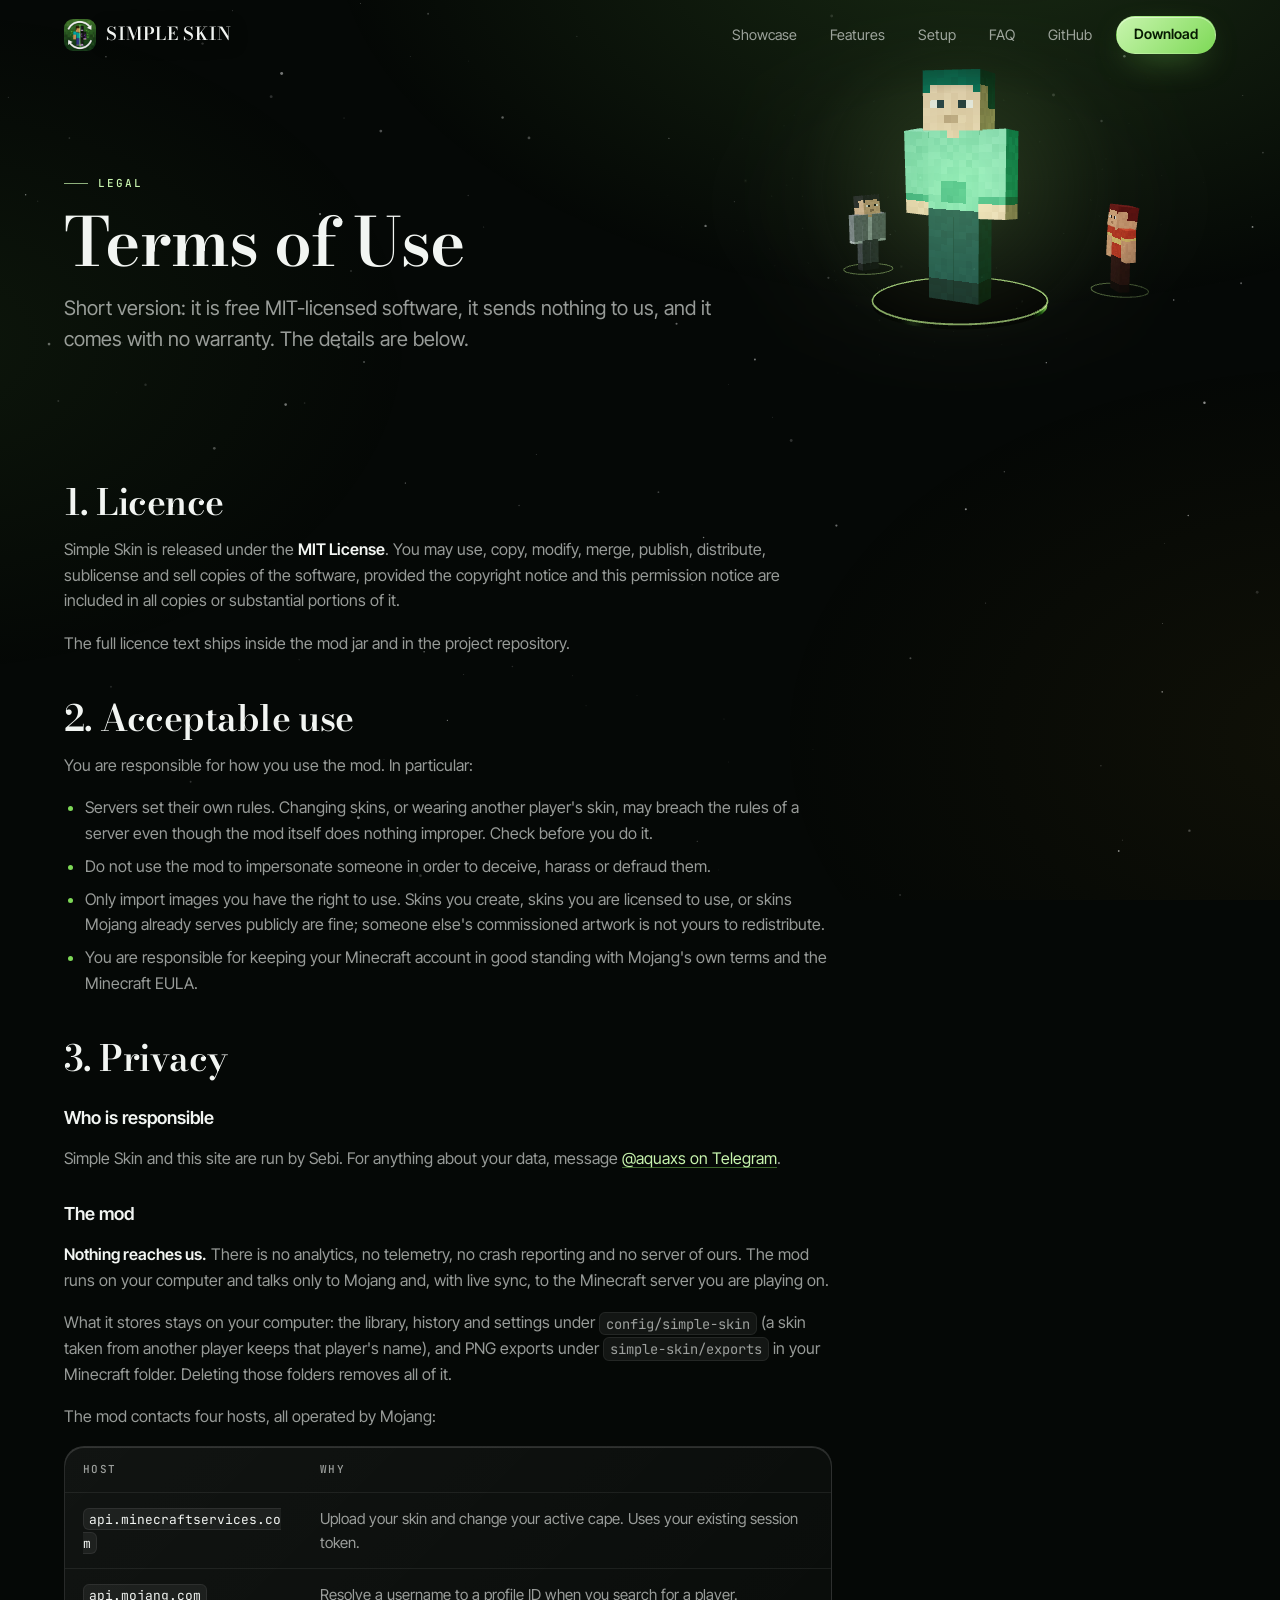
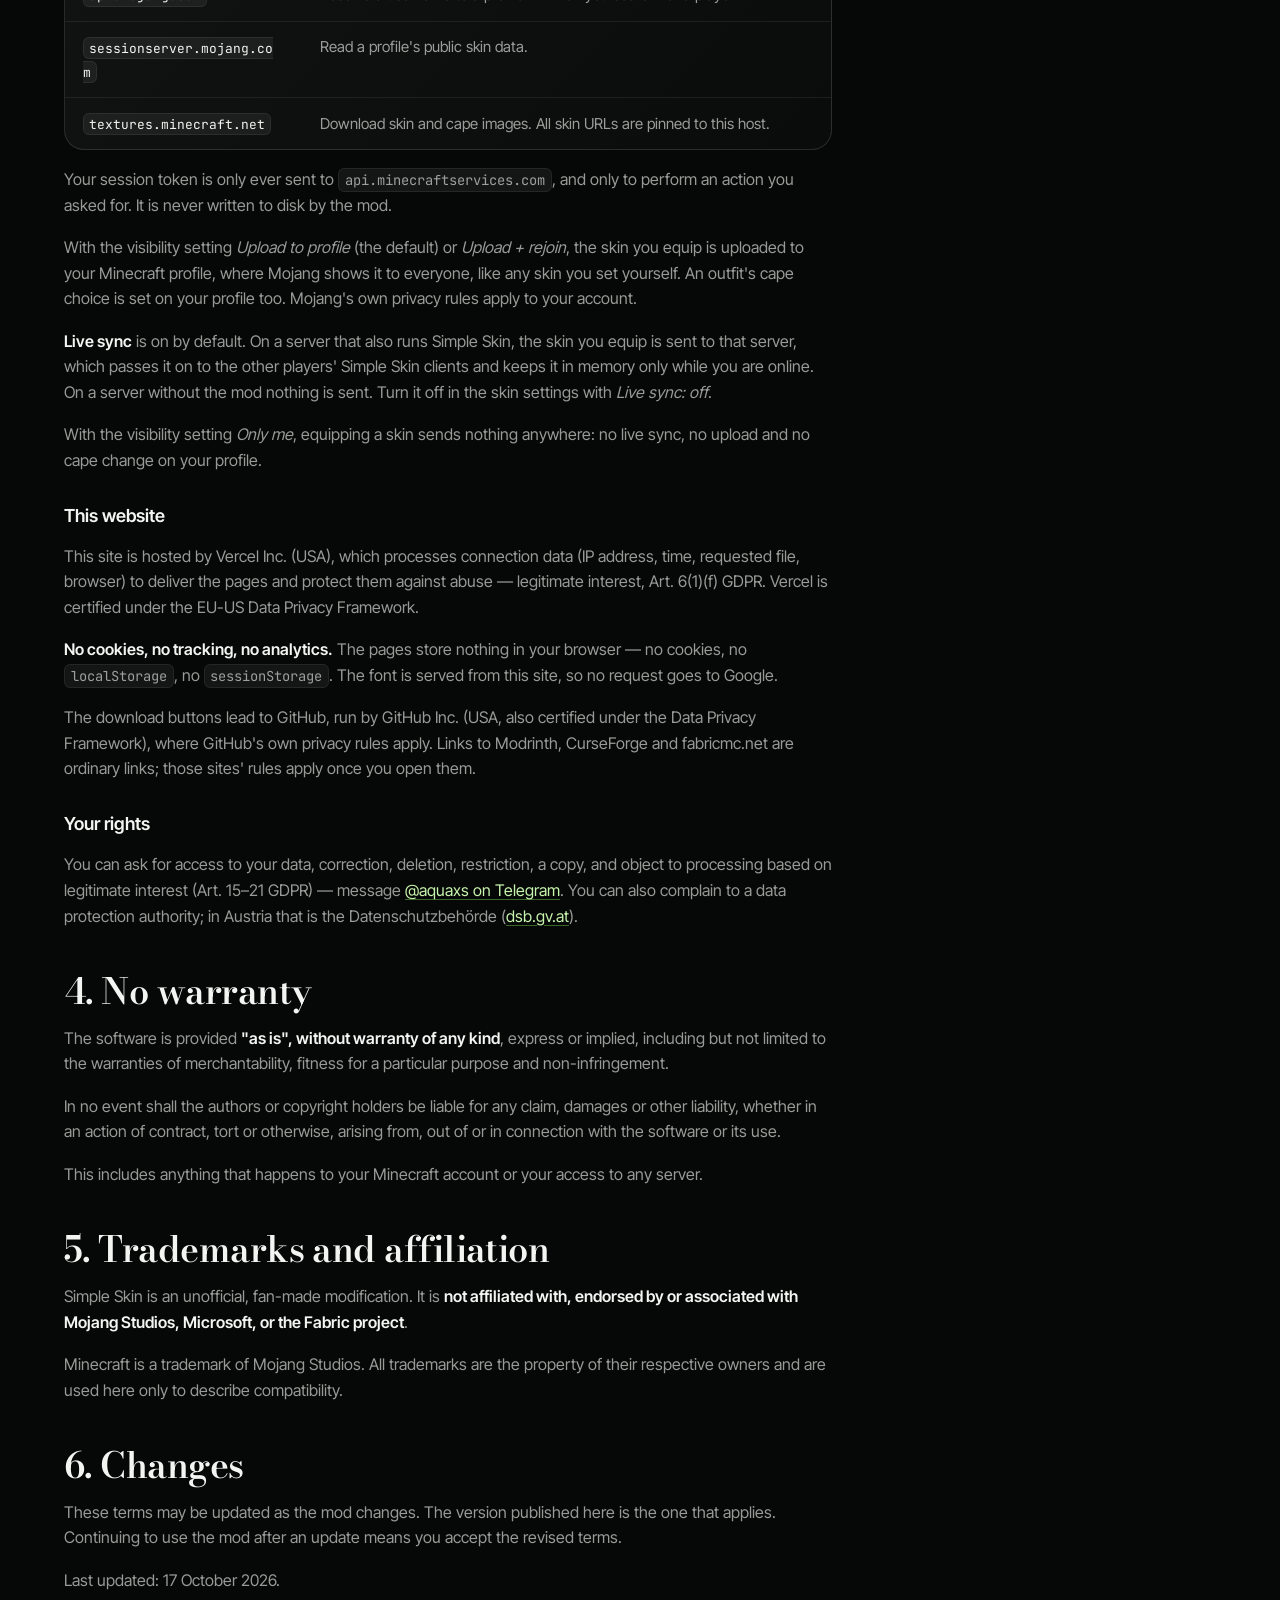
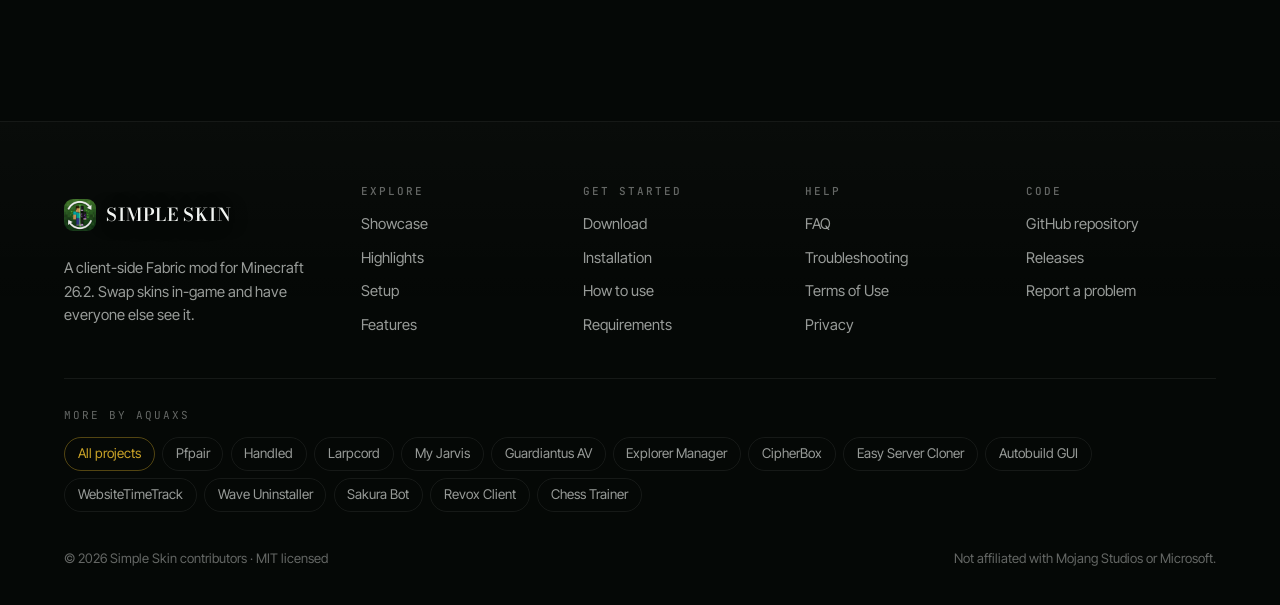
<file: site/terms.html>
<!DOCTYPE html>
<html lang="en">
<head>
  <meta charset="utf-8">
  <meta name="viewport" content="width=device-width, initial-scale=1">
  <title>Terms of Use — Simple Skin</title>
  <meta name="description" content="Licence, acceptable use, privacy and disclaimers for the Simple Skin mod and this website.">
  <link rel="canonical" href="https://simple-skin.vercel.app/terms">
  <meta name="theme-color" content="#050806">
  <meta name="color-scheme" content="dark">
  <meta property="og:type" content="website">
  <meta property="og:site_name" content="Simple Skin">
  <meta property="og:title" content="Terms of Use — Simple Skin">
  <meta property="og:description" content="Licence, acceptable use, privacy and disclaimers for the Simple Skin mod and this website.">
  <meta property="og:url" content="https://simple-skin.vercel.app/terms">
  <meta property="og:image" content="https://simple-skin.vercel.app/assets/img/og-image.png">
  <meta property="og:image:width" content="1200">
  <meta property="og:image:height" content="630">
  <meta name="twitter:card" content="summary_large_image">
  <link rel="icon" href="assets/img/favicon.png" type="image/png">
  <link rel="apple-touch-icon" href="assets/img/logo-180.png">
  <link rel="preload" href="assets/aqx/fonts/bodoni-moda-latin-600-normal.woff2" as="font" type="font/woff2" crossorigin>
  <link rel="preload" href="assets/aqx/fonts/inter-tight-latin-wght-normal.woff2" as="font" type="font/woff2" crossorigin>
  <link rel="stylesheet" href="assets/aqx/aqx.css">
  <link rel="stylesheet" href="assets/site.css">
  <script src="assets/aqx/boot.js"></script>
  <script type="module" src="assets/aqx/aqx.js"></script>
</head>
<body>
  <a class="skip" href="#main">Skip to content</a>
  <canvas class="aqx-sky" aria-hidden="true"></canvas>
  <div class="aqx-aura" aria-hidden="true"></div>
  <div class="aqx-progress" aria-hidden="true"></div>

  <header class="nav" data-stuck="false" data-open="false">
    <div class="nav-inner">
      <a class="brand" href="./" aria-label="Simple Skin home"><img src="assets/img/logo-96.png" alt="" width="32" height="32"><span>Simple Skin</span></a>
      <button class="nav-toggle" type="button" aria-label="Menu" aria-expanded="false" aria-controls="nav-links"><span></span></button>
      <ul class="nav-links" id="nav-links">
        <li><a href="./#showcase">Showcase</a></li>
        <li><a href="features">Features</a></li>
        <li><a href="setup">Setup</a></li>
        <li><a href="faq">FAQ</a></li>
        <li><a href="https://github.com/aquaxs1/Simple-Skin" rel="noopener">GitHub</a></li>
        <li><a class="btn btn-primary btn-sm" href="download">Download</a></li>
      </ul>
    </div>
  </header>

  <main id="main">
<header class="page-head">
      <div class="stage" data-scene="assets/scene.js" data-mode="mini" aria-hidden="true"><canvas></canvas></div>
      <div class="page-head-inner">
        <span class="eyebrow">Legal</span>
        <h1>Terms of Use</h1>
        <p class="lead">Short version: it is free MIT-licensed software, it sends nothing to us, and it comes with no warranty. The details are below.</p>
      </div>
    </header>

    <section class="sec">
      <div class="wrap">
        <div class="prose reveal">
          <h2 id="licence">1. Licence</h2>
          <p>Simple Skin is released under the <strong>MIT License</strong>. You may use, copy, modify, merge, publish, distribute, sublicense and sell copies of the software, provided the copyright notice and this permission notice are included in all copies or substantial portions of it.</p>
          <p>The full licence text ships inside the mod jar and in the project repository.</p>
          <h2 id="use">2. Acceptable use</h2>
          <p>You are responsible for how you use the mod. In particular:</p>
          <ul>
            <li>Servers set their own rules. Changing skins, or wearing another player's skin, may breach the rules of a server even though the mod itself does nothing improper. Check before you do it.</li>
            <li>Do not use the mod to impersonate someone in order to deceive, harass or defraud them.</li>
            <li>Only import images you have the right to use. Skins you create, skins you are licensed to use, or skins Mojang already serves publicly are fine; someone else's commissioned artwork is not yours to redistribute.</li>
            <li>You are responsible for keeping your Minecraft account in good standing with Mojang's own terms and the Minecraft EULA.</li>
          </ul>
          <h2 id="privacy">3. Privacy</h2>
          <h3>Who is responsible</h3>
          <p>Simple Skin and this site are run by Sebi. For anything about your data, message <a href="https://t.me/aquaxs" rel="noopener">@aquaxs on Telegram</a>.</p>
          <h3>The mod</h3>
          <p><strong>Nothing reaches us.</strong> There is no analytics, no telemetry, no crash reporting and no server of ours. The mod runs on your computer and talks only to Mojang and, with live sync, to the Minecraft server you are playing on.</p>
          <p>What it stores stays on your computer: the library, history and settings under <code>config/simple-skin</code> (a skin taken from another player keeps that player's name), and PNG exports under <code>simple-skin/exports</code> in your Minecraft folder. Deleting those folders removes all of it.</p>
          <p>The mod contacts four hosts, all operated by Mojang:</p>
          <div class="table-wrap">
            <table>
              <thead>
                <tr>
                  <th>Host</th>
                  <th>Why</th>
                </tr>
              </thead>
              <tbody>
                <tr>
                  <td><code>api.minecraftservices.com</code></td>
                  <td>Upload your skin and change your active cape. Uses your existing session token.</td>
                </tr>
                <tr>
                  <td><code>api.mojang.com</code></td>
                  <td>Resolve a username to a profile ID when you search for a player.</td>
                </tr>
                <tr>
                  <td><code>sessionserver.mojang.com</code></td>
                  <td>Read a profile's public skin data.</td>
                </tr>
                <tr>
                  <td><code>textures.minecraft.net</code></td>
                  <td>Download skin and cape images. All skin URLs are pinned to this host.</td>
                </tr>
              </tbody>
            </table>
          </div>
          <p>Your session token is only ever sent to <code>api.minecraftservices.com</code>, and only to perform an action you asked for. It is never written to disk by the mod.</p>
          <p>With the visibility setting <em>Upload to profile</em> (the default) or <em>Upload + rejoin</em>, the skin you equip is uploaded to your Minecraft profile, where Mojang shows it to everyone, like any skin you set yourself. An outfit's cape choice is set on your profile too. Mojang's own privacy rules apply to your account.</p>
          <p><strong>Live sync</strong> is on by default. On a server that also runs Simple Skin, the skin you equip is sent to that server, which passes it on to the other players' Simple Skin clients and keeps it in memory only while you are online. On a server without the mod nothing is sent. Turn it off in the skin settings with <em>Live sync: off</em>.</p>
          <p>With the visibility setting <em>Only me</em>, equipping a skin sends nothing anywhere: no live sync, no upload and no cape change on your profile.</p>
          <h3>This website</h3>
          <p>This site is hosted by Vercel Inc. (USA), which processes connection data (IP address, time, requested file, browser) to deliver the pages and protect them against abuse — legitimate interest, Art. 6(1)(f) GDPR. Vercel is certified under the EU-US Data Privacy Framework.</p>
          <p><strong>No cookies, no tracking, no analytics.</strong> The pages store nothing in your browser — no cookies, no <code>localStorage</code>, no <code>sessionStorage</code>. The font is served from this site, so no request goes to Google.</p>
          <p>The download buttons lead to GitHub, run by GitHub Inc. (USA, also certified under the Data Privacy Framework), where GitHub's own privacy rules apply. Links to Modrinth, CurseForge and fabricmc.net are ordinary links; those sites' rules apply once you open them.</p>
          <h3>Your rights</h3>
          <p>You can ask for access to your data, correction, deletion, restriction, a copy, and object to processing based on legitimate interest (Art. 15–21 GDPR) — message <a href="https://t.me/aquaxs" rel="noopener">@aquaxs on Telegram</a>. You can also complain to a data protection authority; in Austria that is the Datenschutzbehörde (<a href="https://www.dsb.gv.at" rel="noopener">dsb.gv.at</a>).</p>
          <h2 id="warranty">4. No warranty</h2>
          <p>The software is provided <strong>"as is", without warranty of any kind</strong>, express or implied, including but not limited to the warranties of merchantability, fitness for a particular purpose and non-infringement.</p>
          <p>In no event shall the authors or copyright holders be liable for any claim, damages or other liability, whether in an action of contract, tort or otherwise, arising from, out of or in connection with the software or its use.</p>
          <p>This includes anything that happens to your Minecraft account or your access to any server.</p>
          <h2 id="trademarks">5. Trademarks and affiliation</h2>
          <p>Simple Skin is an unofficial, fan-made modification. It is <strong>not affiliated with, endorsed by or associated with Mojang Studios, Microsoft, or the Fabric project</strong>.</p>
          <p>Minecraft is a trademark of Mojang Studios. All trademarks are the property of their respective owners and are used here only to describe compatibility.</p>
          <h2 id="changes">6. Changes</h2>
          <p>These terms may be updated as the mod changes. The version published here is the one that applies. Continuing to use the mod after an update means you accept the revised terms.</p>
          <p class="muted">Last updated: 17 October 2026.</p>
        </div>
      </div>
    </section>
  </main>

  <footer class="footer">
    <div class="footer-inner">
      <div class="footer-top">
        <div class="footer-about">
          <a class="brand" href="./"><img src="assets/img/logo-96.png" alt="" width="32" height="32" loading="lazy"><span>Simple Skin</span></a>
          <p>A client-side Fabric mod for Minecraft 26.2. Swap skins in-game and have everyone else see it.</p>
        </div>
        <nav class="footer-col" aria-label="Explore">
          <h2>Explore</h2>
          <ul>
            <li><a href="./#showcase">Showcase</a></li>
            <li><a href="./#highlights">Highlights</a></li>
            <li><a href="setup">Setup</a></li>
            <li><a href="features">Features</a></li>
          </ul>
        </nav>
        <nav class="footer-col" aria-label="Get started">
          <h2>Get started</h2>
          <ul>
            <li><a href="download">Download</a></li>
            <li><a href="setup#install">Installation</a></li>
            <li><a href="setup#usage">How to use</a></li>
            <li><a href="setup#requirements">Requirements</a></li>
          </ul>
        </nav>
        <nav class="footer-col" aria-label="Help">
          <h2>Help</h2>
          <ul>
            <li><a href="faq">FAQ</a></li>
            <li><a href="faq#trouble">Troubleshooting</a></li>
            <li><a href="terms">Terms of Use</a></li>
            <li><a href="terms#privacy">Privacy</a></li>
          </ul>
        </nav>
        <nav class="footer-col" aria-label="Code">
          <h2>Code</h2>
          <ul>
            <li><a href="https://github.com/aquaxs1/Simple-Skin" rel="noopener">GitHub repository</a></li>
            <li><a href="https://github.com/aquaxs1/Simple-Skin/releases" rel="noopener">Releases</a></li>
            <li><a href="https://github.com/aquaxs1/Simple-Skin/issues" rel="noopener">Report a problem</a></li>
          </ul>
        </nav>
      </div>
      <div class="family">
        <span class="family-label">More by AquAxs</span>
        <ul>
          <li><a href="https://aqua.is-a.dev/portfolio" data-home rel="noopener">All projects</a></li>
          <li><a href="https://pfpair.app/" rel="noopener">Pfpair</a></li>
          <li><a href="https://handled-market.vercel.app/" rel="noopener">Handled</a></li>
          <li><a href="https://larpcorddc.vercel.app/" rel="noopener">Larpcord</a></li>
          <li><a href="https://mybluejarvis.vercel.app/" rel="noopener">My Jarvis</a></li>
          <li><a href="https://guardiantus-av.vercel.app/" rel="noopener">Guardiantus AV</a></li>
          <li><a href="https://explorer-manager.vercel.app/" rel="noopener">Explorer Manager</a></li>
          <li><a href="https://cipher-box-file-encrypter.vercel.app/" rel="noopener">CipherBox</a></li>
          <li><a href="https://easy-cloner.vercel.app/" rel="noopener">Easy Server Cloner</a></li>
          <li><a href="https://autobuild-gui.vercel.app/" rel="noopener">Autobuild GUI</a></li>
          <li><a href="https://timetrackerextension.vercel.app/" rel="noopener">WebsiteTimeTrack</a></li>
          <li><a href="https://wave-uninstaller.vercel.app/" rel="noopener">Wave Uninstaller</a></li>
          <li><a href="https://discord-sakurabot.vercel.app/" rel="noopener">Sakura Bot</a></li>
          <li><a href="https://revox-client.vercel.app/" rel="noopener">Revox Client</a></li>
          <li><a href="https://chesstrainer.cc.cd/" rel="noopener">Chess Trainer</a></li>
        </ul>
      </div>
      <div class="footer-legal">
        <p>© 2026 Simple Skin contributors · MIT licensed</p>
        <p>Not affiliated with Mojang Studios or Microsoft.</p>
      </div>
    </div>
  </footer>
</body>
</html>
</file>
<file: site/assets/aqx/aqx.css>
/*
 * AQX — the shared look of the AquAxs project sites.
 *
 * Taken from aqua.is-a.dev: a black canvas with slow white dots, glass cards
 * that tilt towards the pointer, Bodoni Moda for display type, Inter Tight for
 * text and JetBrains Mono for labels. Every project sets its own accent with
 * --ac / --ac-hi in its site.css; nothing else changes between sites.
 *
 * No external requests: fonts are served from ./fonts.
 */

/* ------------------------------------------------------------------ Fonts */

@font-face {
  font-family: 'Bodoni Moda';
  font-style: normal;
  font-weight: 600;
  font-display: swap;
  src: url('fonts/bodoni-moda-latin-600-normal.woff2') format('woff2');
}

@font-face {
  font-family: 'Bodoni Moda';
  font-style: italic;
  font-weight: 600;
  font-display: swap;
  src: url('fonts/bodoni-moda-latin-600-italic.woff2') format('woff2');
}

@font-face {
  font-family: 'Bodoni Moda';
  font-style: normal;
  font-weight: 700;
  font-display: swap;
  src: url('fonts/bodoni-moda-latin-700-normal.woff2') format('woff2');
}

@font-face {
  font-family: 'Inter Tight';
  font-style: normal;
  font-weight: 100 900;
  font-display: swap;
  src: url('fonts/inter-tight-latin-wght-normal.woff2') format('woff2');
}

@font-face {
  font-family: 'JetBrains Mono';
  font-style: normal;
  font-weight: 400;
  font-display: swap;
  src: url('fonts/jetbrains-mono-latin-400-normal.woff2') format('woff2');
}

@font-face {
  font-family: 'JetBrains Mono';
  font-style: normal;
  font-weight: 500;
  font-display: swap;
  src: url('fonts/jetbrains-mono-latin-500-normal.woff2') format('woff2');
}

/* ----------------------------------------------------------------- Tokens */

:root {
  --canvas: #050806;
  --fg: #f2f5f2;
  --muted: rgba(242, 245, 242, 0.62);
  --faint: rgba(242, 245, 242, 0.4);
  --glass: rgba(255, 255, 255, 0.05);
  --line: rgba(255, 255, 255, 0.12);
  --line-soft: rgba(255, 255, 255, 0.07);
  --gold: #c9a227;
  --bad: #ff6b6b;

  /* The project's accent. site.css overrides these two. */
  --ac: #3be07a;
  --ac-hi: #7df0a8;
  --ac-ink: #04120a;

  --font-display: 'Bodoni Moda', 'Bodoni 72', Didot, 'Times New Roman', serif;
  --font-body: 'Inter Tight', system-ui, -apple-system, 'Segoe UI', sans-serif;
  --font-mono: 'JetBrains Mono', ui-monospace, 'SF Mono', Consolas, monospace;

  --shell-pad: clamp(1.25rem, 4vw, 3rem);
  --maxw: 72rem;
  --radius: 20px;
  --ease: cubic-bezier(0.22, 0.7, 0.2, 1);
}

/* ------------------------------------------------------------------- Base */

*,
*::before,
*::after {
  box-sizing: border-box;
}

html {
  background-color: var(--canvas);
  color-scheme: dark;
  -webkit-text-size-adjust: 100%;
  text-size-adjust: 100%;
  scroll-padding-top: 5.5rem;
}

body {
  margin: 0;
  /* No background of its own: it would cover the fixed layers behind it. */
  background: transparent;
  color: var(--fg);
  font-family: var(--font-body);
  font-size: 1rem;
  line-height: 1.6;
  min-height: 100svh;
  overflow-x: hidden;
  overflow-x: clip;
  -webkit-font-smoothing: antialiased;
  text-rendering: optimizeLegibility;
}

::selection {
  background: var(--ac);
  color: var(--ac-ink);
}

:focus-visible {
  outline: 2px solid var(--ac-hi);
  outline-offset: 3px;
  border-radius: 6px;
}

img,
svg,
canvas,
video {
  max-width: 100%;
}

img {
  height: auto;
}

a {
  color: inherit;
}

h1,
h2,
h3,
h4,
p,
ul,
ol,
figure,
dl,
dd {
  margin: 0;
}

button {
  font: inherit;
  color: inherit;
}

[hidden] {
  display: none !important;
}

.sr-only {
  position: absolute;
  width: 1px;
  height: 1px;
  overflow: hidden;
  clip: rect(0 0 0 0);
  white-space: nowrap;
}

.skip {
  position: fixed;
  left: 1rem;
  top: -4rem;
  z-index: 200;
  padding: 0.6rem 1rem;
  border-radius: 10px;
  background: var(--fg);
  color: var(--canvas);
  text-decoration: none;
  transition: top 160ms ease;
}

.skip:focus {
  top: 1rem;
}

/* ------------------------------------------------------- Background layers */

/* The portfolio's sky: slow white dots on black, never clickable. */
.aqx-sky {
  position: fixed;
  inset: 0;
  width: 100%;
  height: 100%;
  z-index: -2;
  pointer-events: none;
}

/* A faint wash of the accent, so black does not read as empty. */
.aqx-aura {
  position: fixed;
  inset: 0;
  z-index: -1;
  pointer-events: none;
  background:
    radial-gradient(60rem 34rem at 78% -8%, color-mix(in srgb, var(--ac) 16%, transparent), transparent 70%),
    radial-gradient(44rem 30rem at -6% 38%, color-mix(in srgb, var(--ac) 7%, transparent), transparent 70%),
    radial-gradient(50rem 34rem at 104% 82%, color-mix(in srgb, var(--gold) 6%, transparent), transparent 70%);
}

/* The reading position: a hairline that grows with the scroll. */
.aqx-progress {
  position: fixed;
  inset: 0 0 auto 0;
  height: 2px;
  z-index: 60;
  transform-origin: 0 50%;
  transform: scaleX(var(--scroll, 0));
  background: linear-gradient(90deg, var(--ac), var(--ac-hi));
  pointer-events: none;
}

/* ------------------------------------------------------------------- Type */

.eyebrow {
  display: inline-flex;
  align-items: center;
  gap: 0.6rem;
  font-family: var(--font-mono);
  font-size: 0.6875rem;
  font-weight: 500;
  line-height: 1.4;
  letter-spacing: 0.18em;
  text-transform: uppercase;
  color: var(--ac-hi);
}

.eyebrow::before {
  content: '';
  width: 1.5rem;
  height: 1px;
  background: currentColor;
  opacity: 0.7;
}

.display,
h1,
h2 {
  font-family: var(--font-display);
  font-weight: 600;
  letter-spacing: -0.015em;
  text-wrap: balance;
}

h1 {
  font-size: clamp(2.6rem, 5.4vw + 0.9rem, 5.75rem);
  line-height: 0.99;
}

h2 {
  font-size: clamp(1.95rem, 2.6vw + 1.1rem, 3.3rem);
  line-height: 1.04;
}

/* The one flourish: Bodoni's italic in the accent, for the word that matters. */
h1 em,
h2 em {
  font-style: italic;
  background: linear-gradient(100deg, var(--ac-hi), var(--ac) 55%, color-mix(in srgb, var(--ac) 60%, var(--gold)));
  -webkit-background-clip: text;
  background-clip: text;
  color: transparent;
  padding-inline-end: 0.06em;
}

h3 {
  font-family: var(--font-display);
  font-size: 1.0625rem;
  font-weight: 600;
  letter-spacing: 0.02em;
  line-height: 1.25;
  text-transform: uppercase;
}

h4 {
  font-size: 1rem;
  font-weight: 600;
  line-height: 1.35;
}

.lead {
  font-size: clamp(1.05rem, 0.5vw + 0.95rem, 1.25rem);
  line-height: 1.55;
  color: var(--muted);
  max-width: 40rem;
  text-wrap: pretty;
}

.muted {
  color: var(--muted);
}

.mono,
code,
kbd,
samp,
pre {
  font-family: var(--font-mono);
}

code,
kbd {
  font-size: 0.86em;
  padding: 0.12em 0.42em;
  border-radius: 6px;
  border: 1px solid var(--line-soft);
  background: rgba(255, 255, 255, 0.06);
  overflow-wrap: anywhere;
}

kbd {
  border-bottom-width: 2px;
}

/* ----------------------------------------------------------------- Layout */

.wrap {
  width: min(100% - 2 * var(--shell-pad), var(--maxw));
  margin-inline: auto;
}

.sec {
  position: relative;
  padding-block: clamp(2rem, 4vw, 3.5rem);
}

/* A section that opens with a heading starts a new thought: more air above. */
.sec:has(.sec-head),
.sec:has(.split),
.sec:has(.cta) {
  padding-top: clamp(3.5rem, 7vw, 6.5rem);
}

.sec-head {
  display: grid;
  gap: 1rem;
  justify-items: start;
  margin-bottom: clamp(1.75rem, 3.5vw, 3rem);
  max-width: 46rem;
}

.sec-head.center {
  justify-items: center;
  text-align: center;
  margin-inline: auto;
}

.stack {
  display: grid;
  gap: 1.1rem;
  justify-items: start;
}

.stack > * {
  min-width: 0;
}

.btn-row {
  display: flex;
  flex-wrap: wrap;
  gap: 0.75rem;
  align-items: center;
}

/* A row of buttons that closes a section keeps its distance from what it closes. */
.wrap > .btn-row:not(:first-child) {
  margin-top: 1.6rem;
}

/* Blocks that follow one another inside a section keep their distance. */
.wrap > :is(.cards, .steps, .table-wrap, .note, .flow, .faq, .prose, .split, .stats, .panel, .cta, .tabs, pre) + :is(.cards, .steps, .table-wrap, .note, .flow, .faq, .prose, .split, .stats, .panel, .cta, .tabs, pre) {
  margin-top: 1.25rem;
}

/* ---------------------------------------------------------------- Buttons */

.btn {
  --tx: 0px;
  --ty: 0px;
  position: relative;
  display: inline-flex;
  align-items: center;
  justify-content: center;
  gap: 0.55rem;
  min-height: 3rem;
  padding: 0.6rem 1.45rem;
  border-radius: 999px;
  border: 1px solid var(--line);
  background: linear-gradient(135deg, rgba(255, 255, 255, 0.09), rgba(255, 255, 255, 0.03));
  color: var(--fg);
  font-weight: 600;
  font-size: 0.97rem;
  line-height: 1.2;
  text-decoration: none;
  cursor: pointer;
  transform: translate(var(--tx), var(--ty));
  transition:
    transform 260ms var(--ease),
    box-shadow 260ms ease,
    border-color 200ms ease,
    background-color 200ms ease;
  box-shadow: inset 0 1px 0 rgba(255, 255, 255, 0.16);
  -webkit-tap-highlight-color: transparent;
}

.btn:hover {
  border-color: color-mix(in srgb, var(--ac) 55%, transparent);
  box-shadow:
    inset 0 1px 0 rgba(255, 255, 255, 0.22),
    0 10px 30px -14px color-mix(in srgb, var(--ac) 70%, transparent);
}

.btn svg {
  width: 1.05em;
  height: 1.05em;
  flex: none;
}

.btn-primary {
  border-color: transparent;
  background: linear-gradient(135deg, var(--ac-hi), var(--ac));
  color: var(--ac-ink);
  box-shadow:
    inset 0 1px 0 rgba(255, 255, 255, 0.45),
    0 12px 34px -14px color-mix(in srgb, var(--ac) 85%, transparent);
}

.btn-primary:hover {
  border-color: transparent;
  box-shadow:
    inset 0 1px 0 rgba(255, 255, 255, 0.55),
    0 16px 44px -12px color-mix(in srgb, var(--ac) 95%, transparent);
}

.btn-sm {
  min-height: 2.4rem;
  padding: 0.4rem 1.05rem;
  font-size: 0.88rem;
}

.btn-lg {
  min-height: 3.4rem;
  padding: 0.75rem 1.8rem;
  font-size: 1.03rem;
}

.textlink {
  color: var(--ac-hi);
  text-decoration: underline;
  text-decoration-color: color-mix(in srgb, var(--ac) 45%, transparent);
  text-underline-offset: 0.2em;
}

.textlink:hover {
  text-decoration-color: currentColor;
}

/* ---------------------------------------------------------------- Header */

.nav {
  position: fixed;
  inset: 0 0 auto 0;
  z-index: 50;
  padding: 0.8rem var(--shell-pad);
  transition:
    background-color 260ms ease,
    border-color 260ms ease,
    padding 260ms ease;
  border-bottom: 1px solid transparent;
}

.nav[data-stuck='true'] {
  padding-block: 0.5rem;
  background: rgba(5, 8, 6, 0.72);
  border-bottom-color: var(--line-soft);
  -webkit-backdrop-filter: blur(14px) saturate(140%);
  backdrop-filter: blur(14px) saturate(140%);
}

.nav-inner {
  display: flex;
  align-items: center;
  justify-content: space-between;
  gap: 1rem;
  width: min(100%, var(--maxw));
  margin-inline: auto;
}

.brand {
  display: inline-flex;
  align-items: center;
  gap: 0.65rem;
  min-height: 2.75rem;
  font-family: var(--font-display);
  font-weight: 600;
  font-size: 1.12rem;
  letter-spacing: 0.04em;
  text-transform: uppercase;
  text-decoration: none;
  text-shadow: 0 2px 18px rgba(5, 8, 6, 0.85);
  white-space: nowrap;
}

.brand img,
.brand svg {
  width: 2rem;
  height: 2rem;
  flex: none;
  border-radius: 9px;
  object-fit: contain;
}

.nav-links {
  display: flex;
  align-items: center;
  gap: clamp(0.25rem, 1.2vw, 1.1rem);
  list-style: none;
  padding: 0;
}

.nav-links a:not(.btn) {
  display: inline-flex;
  align-items: center;
  min-height: 2.75rem;
  padding: 0 0.55rem;
  font-size: 0.9rem;
  color: var(--muted);
  text-decoration: none;
  transition: color 160ms ease;
}

.nav-links a:not(.btn):hover,
.nav-links a[aria-current='page'] {
  color: var(--fg);
}

.nav-toggle {
  display: none;
  place-items: center;
  width: 2.75rem;
  height: 2.75rem;
  border: 0;
  border-radius: 12px;
  background: transparent;
  cursor: pointer;
}

.nav-toggle span,
.nav-toggle span::before,
.nav-toggle span::after {
  display: block;
  width: 1.3rem;
  height: 2px;
  border-radius: 2px;
  background: var(--fg);
  transition:
    transform 260ms var(--ease),
    opacity 160ms ease;
}

.nav-toggle span {
  position: relative;
}

.nav-toggle span::before,
.nav-toggle span::after {
  content: '';
  position: absolute;
  left: 0;
}

.nav-toggle span::before {
  top: -6px;
}

.nav-toggle span::after {
  top: 6px;
}

.nav-toggle[aria-expanded='true'] span {
  background: transparent;
}

.nav-toggle[aria-expanded='true'] span::before {
  transform: translateY(6px) rotate(45deg);
}

.nav-toggle[aria-expanded='true'] span::after {
  transform: translateY(-6px) rotate(-45deg);
}

@media (max-width: 860px) {
  .nav-toggle {
    display: grid;
  }

  .nav-links {
    position: fixed;
    inset: 0;
    z-index: -1;
    flex-direction: column;
    align-items: stretch;
    justify-content: center;
    gap: 0.25rem;
    padding: 5rem var(--shell-pad) 2rem;
    background: rgba(5, 8, 6, 0.94);
    -webkit-backdrop-filter: blur(18px);
    backdrop-filter: blur(18px);
    opacity: 0;
    visibility: hidden;
    transform: translateY(-8px);
    transition:
      opacity 220ms ease,
      transform 260ms var(--ease),
      visibility 220ms ease;
  }

  .nav[data-open='true'] .nav-links {
    opacity: 1;
    visibility: visible;
    transform: none;
  }

  .nav-links a:not(.btn) {
    min-height: 3.4rem;
    padding: 0;
    font-family: var(--font-display);
    font-size: 1.7rem;
    color: var(--fg);
    border-bottom: 1px solid var(--line-soft);
  }

  .nav-links .btn {
    margin-top: 1.25rem;
    min-height: 3.4rem;
  }
}

/* ------------------------------------------------------------------- Hero */

.hero {
  position: relative;
  isolation: isolate;
  display: grid;
  align-items: center;
  min-height: min(100svh, 56rem);
  padding: 7.5rem var(--shell-pad) 4.5rem;
  overflow: hidden;
  overflow: clip;
}

/* The 3D stage fills the hero; the scene keeps its subject on the right. */
.stage {
  position: absolute;
  inset: 0;
  z-index: -1;
  touch-action: pan-y;
}

.stage canvas {
  display: block;
  width: 100%;
  height: 100%;
  opacity: 0;
  transition: opacity 900ms ease;
}

.stage[data-ready='true'] canvas {
  opacity: 1;
}

/* Before WebGL is up, and wherever it never comes up: a glow in the accent. */
.stage::before {
  content: '';
  position: absolute;
  right: 6%;
  top: 50%;
  width: min(46vw, 34rem);
  aspect-ratio: 1;
  transform: translateY(-50%);
  border-radius: 50%;
  background:
    radial-gradient(closest-side, color-mix(in srgb, var(--ac) 34%, transparent), transparent 72%),
    radial-gradient(closest-side at 62% 38%, color-mix(in srgb, var(--ac-hi) 22%, transparent), transparent 60%);
  filter: blur(8px);
  transition: opacity 900ms ease;
}

.stage[data-ready='true']::before {
  opacity: 0.35;
}

/* Soft edges: the scene sinks into the page instead of ending at a line. */
.hero::after {
  content: '';
  position: absolute;
  inset: auto 0 0 0;
  height: 9rem;
  z-index: -1;
  background: linear-gradient(to bottom, transparent, var(--canvas));
  pointer-events: none;
}

.hero-inner {
  width: min(100%, var(--maxw));
  margin-inline: auto;
  /* Clicks fall through to the stage, except on the copy itself. */
  pointer-events: none;
}

.hero-copy {
  display: grid;
  gap: 1.35rem;
  justify-items: start;
  max-width: 37rem;
}

.hero-copy > * {
  pointer-events: auto;
}

.hero-copy .lead {
  max-width: 33rem;
}

.hero-note {
  font-family: var(--font-mono);
  font-size: 0.72rem;
  letter-spacing: 0.06em;
  color: var(--faint);
}

.hero-hint {
  position: absolute;
  right: var(--shell-pad);
  bottom: 2.1rem;
  display: inline-flex;
  align-items: center;
  gap: 0.85rem;
  font-family: var(--font-mono);
  font-size: 0.6875rem;
  letter-spacing: 0.14em;
  text-transform: uppercase;
  color: var(--faint);
  pointer-events: none;
}

.hero-hint::before {
  content: '';
  width: 0.45rem;
  height: 0.45rem;
  border-radius: 50%;
  background: var(--ac);
  box-shadow: 0 0 0 0 color-mix(in srgb, var(--ac) 60%, transparent);
  animation: aqx-ping 2.4s ease-out infinite;
}

@keyframes aqx-ping {
  0% {
    box-shadow: 0 0 0 0 color-mix(in srgb, var(--ac) 60%, transparent);
  }
  100% {
    box-shadow: 0 0 0 0.55rem transparent;
  }
}

/* The line under the headline that types itself, as on the portfolio. */
.typed {
  min-height: 1.5em;
  font-family: var(--font-mono);
  font-size: 0.85rem;
  color: var(--muted);
}

.typed::after {
  content: '';
  display: inline-block;
  width: 1px;
  height: 1.05em;
  margin-left: 2px;
  vertical-align: -0.15em;
  background: var(--ac-hi);
  animation: aqx-caret 1s steps(1) infinite;
}

@keyframes aqx-caret {
  50% {
    opacity: 0;
  }
}

@media (max-width: 860px) {
  .hero {
    align-items: end;
    min-height: min(100svh, 50rem);
    padding-top: clamp(19rem, 46svh, 26rem);
    padding-bottom: 3.5rem;
  }

  .stage::before {
    right: 50%;
    top: 24%;
    width: min(80vw, 24rem);
    transform: translate(50%, -50%);
  }

  /* On a phone the subject sits above the copy; fade it out behind the text. */
  .hero::before {
    content: '';
    position: absolute;
    inset: 28% 0 0 0;
    z-index: -1;
    background: linear-gradient(to bottom, transparent, rgba(5, 8, 6, 0.9) 24%, var(--canvas) 52%);
    pointer-events: none;
  }

  .hero-hint {
    display: none;
  }
}

/* The header of every page that is not the landing page. */
.page-head {
  position: relative;
  isolation: isolate;
  padding: clamp(8rem, 14vw, 11rem) var(--shell-pad) clamp(2rem, 4vw, 3.5rem);
  overflow: hidden;
  overflow: clip;
}

.page-head .stage {
  inset: 0 0 0 auto;
  width: min(52%, 40rem);
  -webkit-mask-image: radial-gradient(closest-side, #000 55%, transparent);
  mask-image: radial-gradient(closest-side, #000 55%, transparent);
}

.page-head .stage::before {
  display: none;
}

.page-head-inner {
  width: min(100%, var(--maxw));
  margin-inline: auto;
  display: grid;
  gap: 1.1rem;
  justify-items: start;
  pointer-events: none;
}

.page-head-inner > * {
  pointer-events: auto;
  max-width: 44rem;
}

.page-head h1 {
  font-size: clamp(2.3rem, 4vw + 1rem, 4.4rem);
}

@media (max-width: 860px) {
  .page-head .stage {
    inset: 0 -12% auto auto;
    width: 74%;
    height: 64%;
    opacity: 0.5;
  }
}

/* ------------------------------------------------------------- Glass card */

/*
 * The portfolio's card: understated glass, a highlight along the top, a
 * reflection that follows the pointer (--gx / --gy) and a slight tilt
 * (--rx / --ry). aqx.js sets the four variables; without it the card rests.
 */
.card {
  position: relative;
  display: grid;
  align-content: start;
  gap: 0.7rem;
  min-width: 0;
  padding: 1.35rem 1.4rem 1.45rem;
  border-radius: var(--radius);
  isolation: isolate;
  border: 1px solid var(--line);
  background: linear-gradient(135deg, rgba(255, 255, 255, 0.07) 0%, rgba(255, 255, 255, 0.025) 45%, rgba(255, 255, 255, 0.05) 100%);
  box-shadow:
    inset 0 1px 0 rgba(255, 255, 255, 0.18),
    inset 0 0 14px rgba(255, 255, 255, 0.03),
    0 10px 26px -16px rgba(0, 0, 0, 0.7);
  transform: perspective(900px) rotateX(var(--rx, 0deg)) rotateY(var(--ry, 0deg));
  transition:
    transform 260ms ease,
    box-shadow 260ms ease,
    border-color 260ms ease;
}

.card::before {
  content: '';
  position: absolute;
  inset: 0;
  z-index: -1;
  border-radius: inherit;
  pointer-events: none;
  background: radial-gradient(11rem 11rem at var(--gx, 50%) var(--gy, 0%), color-mix(in srgb, var(--ac-hi) 16%, rgba(255, 255, 255, 0.1)), transparent 70%);
  opacity: 0;
  transition: opacity 260ms ease;
}

.card::after {
  content: '';
  position: absolute;
  inset: 0;
  z-index: -1;
  border-radius: inherit;
  pointer-events: none;
  background: linear-gradient(to bottom, rgba(255, 255, 255, 0.07), transparent 30%);
}

.card:hover,
.card:focus-within {
  border-color: color-mix(in srgb, var(--ac) 42%, transparent);
  box-shadow:
    inset 0 1px 0 rgba(255, 255, 255, 0.22),
    inset 0 0 16px rgba(255, 255, 255, 0.04),
    0 0 0 1px color-mix(in srgb, var(--ac) 16%, transparent),
    0 18px 40px -20px color-mix(in srgb, var(--ac) 50%, transparent);
}

.card:hover::before,
.card:focus-within::before {
  opacity: 1;
}

.card > p,
.card li {
  font-size: 0.94rem;
  line-height: 1.55;
  color: var(--muted);
}

.card > ul,
.card > ol {
  display: grid;
  gap: 0.4rem;
  padding: 0;
  list-style: none;
}

.card > ul > li {
  position: relative;
  padding-left: 1.05rem;
}

.card > ul > li::before {
  content: '';
  position: absolute;
  left: 0;
  top: 0.62em;
  width: 0.38rem;
  height: 0.38rem;
  border-radius: 50%;
  background: var(--ac);
  opacity: 0.85;
}

.card a:not(.btn) {
  color: var(--ac-hi);
}

/* The square tile that carries a card's icon. */
.icon {
  display: grid;
  place-items: center;
  width: 2.75rem;
  height: 2.75rem;
  border-radius: 14px;
  border: 1px solid rgba(255, 255, 255, 0.14);
  background:
    radial-gradient(120% 120% at 22% 0%, color-mix(in srgb, var(--ac) 46%, transparent), transparent 62%),
    linear-gradient(145deg, #0c120e, #050806 58%, color-mix(in srgb, var(--gold) 22%, #050806));
  box-shadow: inset 0 1px 0 rgba(255, 255, 255, 0.24);
  color: var(--fg);
  font-size: 1.25rem;
  line-height: 1;
}

.icon svg {
  width: 1.3rem;
  height: 1.3rem;
}

.cards {
  display: grid;
  grid-template-columns: repeat(auto-fit, minmax(min(100%, 17rem), 1fr));
  gap: 1rem;
}

.cards[data-cols='2'] {
  grid-template-columns: repeat(auto-fit, minmax(min(100%, 24rem), 1fr));
}

.cards[data-cols='3'] {
  grid-template-columns: repeat(auto-fit, minmax(min(100%, 19.5rem), 1fr));
}

.cards[data-cols='4'] {
  grid-template-columns: repeat(auto-fit, minmax(min(100%, 15.5rem), 1fr));
}

/* A label at the top of a card is as wide as its text, not as the card. */
.card > :is(.pill, .yes, .no, .maybe) {
  justify-self: start;
}

/* Two cards side by side: what you have without it, what you get with it. */
.card.minus > ul > li::before,
.card.plus > ul > li::before {
  top: 0.5em;
  width: 0.62rem;
  height: 0.62rem;
  border-radius: 0;
  background: none;
  opacity: 1;
}

.card.minus > ul > li::before {
  background:
    linear-gradient(45deg, transparent 43%, var(--faint) 43% 57%, transparent 57%),
    linear-gradient(-45deg, transparent 43%, var(--faint) 43% 57%, transparent 57%);
}

.card.plus > ul > li::before {
  width: 0.7rem;
  height: 0.4rem;
  top: 0.48em;
  border-left: 2px solid var(--ac-hi);
  border-bottom: 2px solid var(--ac-hi);
  transform: rotate(-45deg);
}

.card.plus {
  border-color: color-mix(in srgb, var(--ac) 34%, var(--line));
}

/*
 * A row of pictures you swipe through. The one in the middle faces you, the
 * others turn away into the depth (aqx.js sets --ry, --tz and --dim).
 */
.coverflow {
  display: flex;
  gap: clamp(0.75rem, 2vw, 1.5rem);
  overflow-x: auto;
  overscroll-behavior-x: contain;
  scroll-snap-type: x mandatory;
  padding: 2rem max(var(--shell-pad), calc(50% - 19rem)) 2.5rem;
  perspective: 1500px;
  scrollbar-width: none;
}

.coverflow::-webkit-scrollbar {
  display: none;
}

.coverflow > * {
  flex: 0 0 min(80vw, 38rem);
  min-width: 0;
  scroll-snap-align: center;
  transform: translateZ(var(--tz, 0px)) rotateY(var(--ry, 0deg));
  filter: brightness(var(--dim, 1));
  transition: filter 200ms ease;
  will-change: transform;
}

/* Whole screens rather than popups get more room. */
.coverflow.wide {
  padding-inline: max(var(--shell-pad), calc(50% - 27rem));
}

.coverflow.wide > * {
  flex-basis: min(86vw, 54rem);
}

.shot {
  display: grid;
  gap: 0.75rem;
  margin: 0;
}

.shot img,
.shot svg {
  display: block;
  width: 100%;
  height: auto;
  border-radius: calc(var(--radius) - 2px);
  border: 1px solid var(--line);
  background: rgba(255, 255, 255, 0.03);
  box-shadow:
    0 40px 80px -50px color-mix(in srgb, var(--ac) 70%, transparent),
    0 24px 50px -30px rgba(0, 0, 0, 0.9);
}

.shot figcaption {
  font-size: 0.9rem;
  color: var(--muted);
  text-align: center;
}

.shot figcaption b {
  display: block;
  color: var(--fg);
  font-family: var(--font-display);
  font-size: 1.05rem;
  letter-spacing: 0.02em;
  text-transform: uppercase;
}

/* A line of small print under a picture or a block. */
.fineprint {
  margin-top: 1.4rem;
  font-family: var(--font-mono);
  font-size: 0.72rem;
  letter-spacing: 0.04em;
  color: var(--faint);
  text-align: center;
}

/* A card that carries a number instead of an icon. */
.stat {
  display: grid;
  gap: 0.2rem;
}

.stat b {
  font-family: var(--font-display);
  font-size: clamp(2rem, 2vw + 1.4rem, 3rem);
  font-weight: 600;
  line-height: 1;
  font-variant-numeric: tabular-nums lining-nums;
}

.stat span {
  font-family: var(--font-mono);
  font-size: 0.6875rem;
  letter-spacing: 0.14em;
  text-transform: uppercase;
  color: var(--muted);
}

.stats {
  display: grid;
  grid-template-columns: repeat(auto-fit, minmax(8.5rem, 1fr));
  gap: 1.5rem 2rem;
  padding: 1.5rem 0;
  border-block: 1px solid var(--line-soft);
}

/* A short list where every point carries its own icon. */
.points {
  display: grid;
  gap: 0.7rem;
  padding: 0;
  list-style: none;
}

.points > li {
  display: grid;
  grid-template-columns: auto minmax(0, 1fr);
  align-items: center;
  gap: 0.85rem;
  color: var(--muted);
}

.points > li > svg {
  box-sizing: content-box;
  width: 1.05rem;
  height: 1.05rem;
  padding: 0.5rem;
  border-radius: 11px;
  border: 1px solid var(--line);
  background: color-mix(in srgb, var(--ac) 12%, transparent);
  color: var(--ac-hi);
}

/* A chain: one thing hands over to the next. */
.flow {
  display: grid;
  grid-template-columns: repeat(auto-fit, minmax(min(100%, 14rem), 1fr));
  gap: 2.4rem;
  padding: 0;
  list-style: none;
}

/* Each link of the chain is a wrapper, so the arrow is its own and not the card's. */
.flow > * {
  position: relative;
  display: grid;
}

.flow > * + *::before {
  content: '';
  position: absolute;
  left: -1.75rem;
  top: 50%;
  width: 0.9rem;
  height: 0.9rem;
  border-top: 2px solid var(--ac);
  border-right: 2px solid var(--ac);
  transform: translateY(-50%) rotate(45deg);
}

@media (max-width: 760px) {
  .flow > * + *::before {
    left: 50%;
    top: -1.75rem;
    transform: translateX(-50%) rotate(135deg);
  }
}

/* ------------------------------------------------------------------- Tabs */
/*
 * Something you click through: a row of tabs, one panel on show. Without
 * script every panel is simply there, one under the other.
 */
.tabs {
  display: grid;
  gap: 1rem;
  min-width: 0;
}

.tabs-list {
  display: flex;
  flex-wrap: wrap;
  gap: 0.5rem;
}

.tabs-list [role='tab'] {
  display: inline-flex;
  align-items: center;
  gap: 0.55rem;
  min-height: 2.75rem;
  padding: 0.3rem 1.05rem 0.3rem 0.4rem;
  border-radius: 999px;
  border: 1px solid var(--line);
  background: rgba(255, 255, 255, 0.04);
  color: var(--muted);
  font: inherit;
  font-size: 0.9rem;
  font-weight: 600;
  cursor: pointer;
  transition:
    color 180ms ease,
    border-color 180ms ease,
    background 180ms ease;
}

.tabs-list [role='tab'] b {
  display: grid;
  place-items: center;
  width: 1.95rem;
  height: 1.95rem;
  border-radius: 50%;
  border: 1px solid var(--line);
  font-family: var(--font-mono);
  font-size: 0.72rem;
  font-weight: 500;
}

.tabs-list [role='tab'] b svg {
  width: 0.95rem;
  height: 0.95rem;
}

.tabs-list [role='tab']:hover {
  color: var(--fg);
}

.tabs-list [role='tab'][aria-selected='true'] {
  color: var(--fg);
  border-color: color-mix(in srgb, var(--ac) 60%, transparent);
  background: color-mix(in srgb, var(--ac) 14%, transparent);
}

.tabs-list [role='tab'][aria-selected='true'] b {
  border-color: var(--ac);
  background: var(--ac);
  color: var(--ac-ink);
}

.tabs-panel {
  display: grid;
  grid-template-columns: repeat(auto-fit, minmax(min(100%, 19rem), 1fr));
  gap: clamp(1.25rem, 3vw, 3rem);
  align-items: center;
  padding: clamp(1.25rem, 3vw, 2.25rem);
  border-radius: calc(var(--radius) + 4px);
  border: 1px solid var(--line);
  background: linear-gradient(160deg, rgba(255, 255, 255, 0.07), rgba(255, 255, 255, 0.02) 60%);
  box-shadow:
    inset 0 1px 0 rgba(255, 255, 255, 0.18),
    0 40px 90px -60px color-mix(in srgb, var(--ac) 65%, transparent);
  min-width: 0;
}

.tabs-panel > * {
  min-width: 0;
}

/* One column, for panels whose content is one long line or one block. */
.tabs-panel[data-cols='1'] {
  grid-template-columns: minmax(0, 1fr);
  align-items: start;
}

.tabs-panel[hidden] {
  display: none;
}

.js .tabs-panel:not([hidden]) {
  animation: tabs-in 420ms cubic-bezier(0.2, 0.7, 0.2, 1) both;
}

@keyframes tabs-in {
  from {
    opacity: 0;
    transform: translateY(0.6rem);
  }
}

.tabs-panel p {
  color: var(--muted);
}

.tabs-figure {
  margin: 0;
  min-width: 0;
}

.tabs-figure svg,
.tabs-figure img {
  display: block;
  width: 100%;
  height: auto;
  max-height: 22rem;
}

.tabs-foot {
  display: flex;
  align-items: center;
  justify-content: center;
  gap: 1rem;
  font-family: var(--font-mono);
  font-size: 0.75rem;
  letter-spacing: 0.12em;
  color: var(--faint);
}

.tabs-foot button {
  display: grid;
  place-items: center;
  width: 2.75rem;
  height: 2.75rem;
  border-radius: 50%;
  border: 1px solid var(--line);
  background: rgba(255, 255, 255, 0.04);
  color: var(--fg);
  cursor: pointer;
  transition: border-color 180ms ease;
}

.tabs-foot button:hover {
  border-color: color-mix(in srgb, var(--ac) 60%, transparent);
}

.tabs-foot svg {
  width: 1.1rem;
  height: 1.1rem;
}

/* On a phone the tabs stay one row you can swipe along. */
@media (max-width: 620px) {
  .tabs-list {
    flex-wrap: nowrap;
    overflow-x: auto;
    margin-inline: calc(-1 * var(--shell-pad));
    padding: 0.2rem var(--shell-pad);
    scroll-padding-inline: var(--shell-pad);
    scrollbar-width: none;
  }

  .tabs-list::-webkit-scrollbar {
    display: none;
  }

  .tabs-list [role='tab'] {
    flex: none;
  }
}

/* Without script there is nothing to step through. */
html:not(.js) .tabs-list,
html:not(.js) .tabs-foot {
  display: none;
}

/* ------------------------------------------------------------------ Steps */

.steps {
  counter-reset: step;
  display: grid;
  gap: 1rem;
  padding: 0;
  list-style: none;
}

.steps > li,
.steps > .step {
  counter-increment: step;
  position: relative;
  display: grid;
  gap: 0.5rem;
  padding: 1.3rem 1.4rem 1.35rem 4.6rem;
  border-radius: var(--radius);
  border: 1px solid var(--line);
  background: linear-gradient(135deg, rgba(255, 255, 255, 0.06), rgba(255, 255, 255, 0.02));
  box-shadow: inset 0 1px 0 rgba(255, 255, 255, 0.14);
  min-width: 0;
  align-content: start;
}

.steps > li::before,
.steps > .step::before {
  content: counter(step, decimal-leading-zero);
  position: absolute;
  left: 1.3rem;
  top: 1.15rem;
  font-family: var(--font-display);
  font-size: 1.9rem;
  font-weight: 600;
  line-height: 1;
  font-variant-numeric: lining-nums;
  color: transparent;
  -webkit-text-stroke: 1px var(--ac);
}

.steps p,
.steps li li {
  color: var(--muted);
  font-size: 0.96rem;
}

.steps[data-cols] {
  grid-template-columns: repeat(auto-fit, minmax(min(100%, 16rem), 1fr));
}

.steps[data-cols] > li,
.steps[data-cols] > .step {
  padding: 4rem 1.4rem 1.4rem;
}

/* On a phone the number sits above the text, so the text keeps the full width. */
@media (max-width: 620px) {
  .steps > li,
  .steps > .step {
    padding: 3.7rem 1.15rem 1.25rem;
  }

  .steps > li::before,
  .steps > .step::before {
    left: 1.15rem;
    top: 1.05rem;
  }
}

/* ----------------------------------------------------------------- Tables */

.table-wrap {
  overflow-x: auto;
  border-radius: var(--radius);
  border: 1px solid var(--line);
  background: linear-gradient(135deg, rgba(255, 255, 255, 0.05), rgba(255, 255, 255, 0.02));
  box-shadow: inset 0 1px 0 rgba(255, 255, 255, 0.14);
}

table {
  width: 100%;
  border-collapse: collapse;
  font-size: 0.94rem;
}

th,
td {
  padding: 0.85rem 1.1rem;
  text-align: left;
  vertical-align: top;
  border-bottom: 1px solid var(--line-soft);
}

thead th {
  font-family: var(--font-mono);
  font-size: 0.6875rem;
  font-weight: 500;
  letter-spacing: 0.14em;
  text-transform: uppercase;
  color: var(--muted);
  white-space: nowrap;
}

tbody th {
  font-weight: 600;
}

tbody tr:last-child > * {
  border-bottom: 0;
}

tbody tr {
  transition: background-color 160ms ease;
}

tbody tr:hover {
  background: rgba(255, 255, 255, 0.03);
}

td {
  color: var(--muted);
}

td:first-child {
  color: var(--fg);
}

/* Yes / no / partly, where a table compares. */
.yes,
.no,
.maybe,
.pill {
  display: inline-flex;
  align-items: center;
  gap: 0.35rem;
  padding: 0.12rem 0.6rem;
  border-radius: 999px;
  border: 1px solid var(--line);
  font-family: var(--font-mono);
  font-size: 0.6875rem;
  letter-spacing: 0.08em;
  text-transform: uppercase;
  white-space: nowrap;
  color: var(--muted);
}

.yes {
  color: var(--ac-hi);
  border-color: color-mix(in srgb, var(--ac) 45%, transparent);
  background: color-mix(in srgb, var(--ac) 10%, transparent);
}

.no {
  color: var(--faint);
}

.maybe {
  color: var(--gold);
  border-color: color-mix(in srgb, var(--gold) 45%, transparent);
}

.pill-accent {
  color: var(--ac-hi);
  border-color: color-mix(in srgb, var(--ac) 45%, transparent);
  background: color-mix(in srgb, var(--ac) 10%, transparent);
}

/* ------------------------------------------------------------------- Code */

pre {
  margin: 0;
  padding: 1.1rem 1.25rem;
  overflow-x: auto;
  border-radius: 16px;
  border: 1px solid var(--line);
  background: rgba(0, 0, 0, 0.55);
  box-shadow: inset 0 1px 0 rgba(255, 255, 255, 0.08);
  font-size: 0.84rem;
  line-height: 1.7;
  color: #dfe7e1;
  tab-size: 2;
  min-width: 0;
  max-width: 100%;
}

/* What the block is: a terminal, a file, a command typed into an app. */
pre[data-label]::before {
  content: attr(data-label);
  display: block;
  margin-bottom: 0.7rem;
  font-family: var(--font-mono);
  font-size: 0.6875rem;
  letter-spacing: 0.14em;
  text-transform: uppercase;
  color: var(--faint);
}

pre code {
  padding: 0;
  border: 0;
  background: none;
  font-size: inherit;
  overflow-wrap: normal;
}

.code {
  position: relative;
  min-width: 0;
}

.code .copy {
  position: absolute;
  top: 0.55rem;
  right: 0.55rem;
  min-height: 2rem;
  padding: 0.2rem 0.7rem;
  border-radius: 999px;
  border: 1px solid var(--line);
  background: rgba(5, 8, 6, 0.8);
  font-family: var(--font-mono);
  font-size: 0.6875rem;
  letter-spacing: 0.1em;
  text-transform: uppercase;
  color: var(--muted);
  cursor: pointer;
  transition:
    color 160ms ease,
    border-color 160ms ease;
}

.code .copy:hover,
.code .copy[data-done='true'] {
  color: var(--ac-hi);
  border-color: color-mix(in srgb, var(--ac) 50%, transparent);
}

/* ------------------------------------------------------------------ Notes */

.note {
  position: relative;
  padding: 1rem 1.2rem 1rem 1.35rem;
  border-radius: 16px;
  border: 1px solid color-mix(in srgb, var(--ac) 30%, var(--line));
  background: color-mix(in srgb, var(--ac) 7%, transparent);
  color: var(--muted);
  font-size: 0.95rem;
  min-width: 0;
}

.note::before {
  content: '';
  position: absolute;
  left: 0;
  top: 1rem;
  bottom: 1rem;
  width: 3px;
  border-radius: 3px;
  background: var(--ac);
}

.note strong,
.note b {
  color: var(--fg);
}

.note.warn {
  border-color: color-mix(in srgb, var(--gold) 40%, var(--line));
  background: color-mix(in srgb, var(--gold) 8%, transparent);
}

.note.warn::before {
  background: var(--gold);
}

.note.bad {
  border-color: color-mix(in srgb, var(--bad) 40%, var(--line));
  background: color-mix(in srgb, var(--bad) 8%, transparent);
}

.note.bad::before {
  background: var(--bad);
}

/* -------------------------------------------------------------------- FAQ */

.faq {
  display: grid;
  gap: 0.7rem;
  max-width: 52rem;
}

details {
  border-radius: 16px;
  border: 1px solid var(--line);
  background: linear-gradient(135deg, rgba(255, 255, 255, 0.055), rgba(255, 255, 255, 0.02));
  box-shadow: inset 0 1px 0 rgba(255, 255, 255, 0.12);
  transition: border-color 220ms ease;
  min-width: 0;
}

details[open] {
  border-color: color-mix(in srgb, var(--ac) 38%, transparent);
}

summary {
  position: relative;
  display: block;
  padding: 1.05rem 3.2rem 1.05rem 1.3rem;
  font-weight: 600;
  line-height: 1.4;
  cursor: pointer;
  list-style: none;
}

summary::-webkit-details-marker {
  display: none;
}

summary::after {
  content: '';
  position: absolute;
  right: 1.25rem;
  top: 50%;
  width: 0.8rem;
  height: 0.8rem;
  margin-top: -0.4rem;
  background:
    linear-gradient(var(--ac-hi), var(--ac-hi)) center / 100% 2px no-repeat,
    linear-gradient(var(--ac-hi), var(--ac-hi)) center / 2px 100% no-repeat;
  transition: transform 260ms var(--ease);
}

details[open] > summary::after {
  transform: rotate(135deg);
}

details > :not(summary) {
  margin: 0 1.3rem 1.1rem;
  color: var(--muted);
}

details > :not(summary) + :not(summary) {
  margin-top: 0.75rem;
}

/* ------------------------------------------------------------------ Prose */

/* Long text: guides, FAQs and the legal pages. */
.prose {
  display: grid;
  gap: 1.05rem;
  max-width: 48rem;
  min-width: 0;
}

.prose > * {
  min-width: 0;
}

.prose h2 {
  margin-top: 1.6rem;
  font-size: clamp(1.6rem, 1.4vw + 1.2rem, 2.25rem);
}

.prose h3 {
  margin-top: 0.9rem;
  font-family: var(--font-body);
  font-size: 1.12rem;
  letter-spacing: 0;
  text-transform: none;
}

.prose p,
.prose li,
.prose dd {
  color: var(--muted);
  overflow-wrap: break-word;
}

.prose strong,
.prose b {
  color: var(--fg);
  font-weight: 600;
}

.prose ul,
.prose ol {
  display: grid;
  gap: 0.45rem;
  padding-left: 1.3rem;
}

.prose li::marker {
  color: var(--ac);
}

.prose a:not(.btn) {
  color: var(--ac-hi);
  text-decoration: underline;
  text-decoration-color: color-mix(in srgb, var(--ac) 45%, transparent);
  text-underline-offset: 0.2em;
}

.prose a:not(.btn):hover {
  text-decoration-color: currentColor;
}

.prose hr {
  width: 100%;
  height: 1px;
  margin: 1rem 0;
  border: 0;
  background: var(--line-soft);
}

.prose dt {
  font-weight: 600;
}

.prose dd + dt {
  margin-top: 0.8rem;
}

/* A page's own table of contents. */
.toc {
  display: flex;
  flex-wrap: wrap;
  gap: 0.5rem;
  padding: 0;
  list-style: none;
}

.toc a {
  display: inline-flex;
  align-items: center;
  min-height: 2.2rem;
  padding: 0.2rem 0.85rem;
  border-radius: 999px;
  border: 1px solid var(--line);
  font-size: 0.86rem;
  color: var(--muted);
  text-decoration: none;
  transition:
    color 160ms ease,
    border-color 160ms ease;
}

.toc a:hover {
  color: var(--fg);
  border-color: color-mix(in srgb, var(--ac) 50%, transparent);
}

/* ------------------------------------------------------------------ Split */

.split {
  display: grid;
  grid-template-columns: repeat(auto-fit, minmax(min(100%, 22rem), 1fr));
  gap: clamp(1.5rem, 4vw, 4rem);
  align-items: center;
}

.split > * {
  min-width: 0;
}

/* A panel that leans back and straightens as it scrolls into view. */
.showcase {
  --lift: 0;
  perspective: 1400px;
}

.showcase > * {
  transform: rotateX(calc((1 - var(--lift)) * 14deg)) scale(calc(0.94 + var(--lift) * 0.06));
  transform-origin: 50% 100%;
  will-change: transform;
}

.panel {
  border-radius: calc(var(--radius) + 4px);
  border: 1px solid var(--line);
  background: linear-gradient(160deg, rgba(255, 255, 255, 0.08), rgba(255, 255, 255, 0.02) 60%);
  box-shadow:
    inset 0 1px 0 rgba(255, 255, 255, 0.2),
    0 40px 90px -50px color-mix(in srgb, var(--ac) 65%, transparent),
    0 30px 60px -40px rgba(0, 0, 0, 0.9);
  overflow: hidden;
}

.panel-bar {
  display: flex;
  align-items: center;
  gap: 0.45rem;
  padding: 0.7rem 1rem;
  border-bottom: 1px solid var(--line-soft);
  font-family: var(--font-mono);
  font-size: 0.6875rem;
  letter-spacing: 0.12em;
  text-transform: uppercase;
  color: var(--faint);
}

.panel-bar i {
  width: 0.6rem;
  height: 0.6rem;
  border-radius: 50%;
  background: rgba(255, 255, 255, 0.16);
}

.panel-bar i:first-child {
  background: color-mix(in srgb, var(--ac) 80%, transparent);
}

.panel-bar span {
  margin-left: 0.4rem;
}

.panel-body {
  padding: 1.2rem 1.3rem 1.35rem;
}

/* Inside a panel: a small heading, rows of label and value, a status line. */
.panel-label {
  margin: 1.1rem 0 0.5rem;
  font-family: var(--font-mono);
  font-size: 0.6875rem;
  letter-spacing: 0.14em;
  text-transform: uppercase;
  color: var(--faint);
}

.panel-label:first-child {
  margin-top: 0;
}

.kv {
  display: grid;
  gap: 0.4rem;
}

.kv > div {
  display: flex;
  align-items: baseline;
  justify-content: space-between;
  gap: 1rem;
  padding: 0.55rem 0.8rem;
  border-radius: 10px;
  border: 1px solid var(--line-soft);
  background: rgba(255, 255, 255, 0.04);
  font-size: 0.86rem;
}

.kv span {
  color: var(--muted);
}

.kv b {
  font-family: var(--font-mono);
  font-size: 0.8rem;
  font-weight: 500;
  text-align: right;
  overflow-wrap: anywhere;
}

.kv .on {
  color: var(--ac-hi);
}

.panel-foot {
  display: flex;
  flex-wrap: wrap;
  align-items: center;
  justify-content: space-between;
  gap: 0.4rem 1rem;
  padding: 0.75rem 1.3rem;
  border-top: 1px solid var(--line-soft);
  font-family: var(--font-mono);
  font-size: 0.72rem;
  color: var(--muted);
}

.live {
  display: inline-flex;
  align-items: center;
  gap: 0.5rem;
}

.live::before {
  content: '';
  width: 0.45rem;
  height: 0.45rem;
  border-radius: 50%;
  background: var(--ac);
  box-shadow: 0 0 0.6rem var(--ac);
}

.panel pre {
  border: 0;
  border-radius: 0;
  background: transparent;
  box-shadow: none;
}

.coverflow-nav {
  display: flex;
  justify-content: center;
  gap: 0.6rem;
}

.coverflow-nav button {
  display: grid;
  place-items: center;
  width: 2.75rem;
  height: 2.75rem;
  border-radius: 50%;
  border: 1px solid var(--line);
  background: rgba(255, 255, 255, 0.05);
  cursor: pointer;
  transition:
    border-color 160ms ease,
    color 160ms ease;
}

.coverflow-nav button:hover {
  color: var(--ac-hi);
  border-color: color-mix(in srgb, var(--ac) 50%, transparent);
}

.coverflow-nav svg {
  width: 1.1rem;
  height: 1.1rem;
}

/* -------------------------------------------------------------------- CTA */

.cta {
  position: relative;
  isolation: isolate;
  display: grid;
  gap: 1.3rem;
  justify-items: center;
  text-align: center;
  padding: clamp(2.5rem, 6vw, 5rem) clamp(1.25rem, 4vw, 3rem);
  border-radius: calc(var(--radius) + 12px);
  border: 1px solid color-mix(in srgb, var(--ac) 30%, var(--line));
  background:
    radial-gradient(60% 120% at 50% 0%, color-mix(in srgb, var(--ac) 20%, transparent), transparent 70%),
    linear-gradient(160deg, rgba(255, 255, 255, 0.07), rgba(255, 255, 255, 0.02));
  box-shadow:
    inset 0 1px 0 rgba(255, 255, 255, 0.2),
    0 50px 120px -70px color-mix(in srgb, var(--ac) 80%, transparent);
  overflow: hidden;
}

.cta .lead {
  margin-inline: auto;
}

.cta .btn-row {
  justify-content: center;
}

/* ----------------------------------------------------------------- Footer */

.footer {
  margin-top: clamp(3rem, 6vw, 6rem);
  padding: clamp(2.5rem, 5vw, 4rem) var(--shell-pad) 2.25rem;
  border-top: 1px solid var(--line-soft);
  background: linear-gradient(to bottom, rgba(255, 255, 255, 0.02), transparent 40%);
}

.footer-inner {
  width: min(100%, var(--maxw));
  margin-inline: auto;
  display: grid;
  gap: 2.25rem;
}

.footer-top {
  display: grid;
  grid-template-columns: minmax(0, 1.4fr) repeat(auto-fit, minmax(9rem, 1fr));
  gap: 2rem;
}

.footer-about {
  display: grid;
  gap: 0.8rem;
  justify-items: start;
  max-width: 24rem;
}

.footer-about p {
  color: var(--muted);
  font-size: 0.93rem;
}

.footer-col h2 {
  margin-bottom: 0.7rem;
  font-family: var(--font-mono);
  font-size: 0.6875rem;
  font-weight: 500;
  letter-spacing: 0.18em;
  text-transform: uppercase;
  color: var(--faint);
}

.footer-col ul {
  display: grid;
  gap: 0.1rem;
  padding: 0;
  list-style: none;
}

.footer-col a {
  display: inline-flex;
  align-items: center;
  min-height: 2rem;
  font-size: 0.93rem;
  color: var(--muted);
  text-decoration: none;
  transition: color 160ms ease;
}

.footer-col a:hover {
  color: var(--fg);
}

/* The family: every other project, one tap away. */
.family {
  display: grid;
  gap: 0.8rem;
  padding-top: 1.75rem;
  border-top: 1px solid var(--line-soft);
}

.family-label {
  font-family: var(--font-mono);
  font-size: 0.6875rem;
  letter-spacing: 0.18em;
  text-transform: uppercase;
  color: var(--faint);
}

.family ul {
  display: flex;
  flex-wrap: wrap;
  gap: 0.45rem;
  padding: 0;
  list-style: none;
}

.family a {
  display: inline-flex;
  align-items: center;
  min-height: 2.1rem;
  padding: 0.15rem 0.8rem;
  border-radius: 999px;
  border: 1px solid var(--line-soft);
  font-size: 0.84rem;
  color: var(--muted);
  text-decoration: none;
  transition:
    color 160ms ease,
    border-color 160ms ease,
    background-color 160ms ease;
}

.family a:hover {
  color: var(--fg);
  border-color: color-mix(in srgb, var(--gold) 55%, transparent);
  background: color-mix(in srgb, var(--gold) 8%, transparent);
}

.family a[data-home] {
  color: var(--gold);
  border-color: color-mix(in srgb, var(--gold) 40%, transparent);
}

.footer-legal {
  display: flex;
  flex-wrap: wrap;
  justify-content: space-between;
  gap: 0.6rem 2rem;
  font-size: 0.82rem;
  color: var(--faint);
}

.footer-legal a {
  color: var(--muted);
}

.footer-legal p {
  max-width: 46rem;
}

@media (max-width: 720px) {
  .footer-top {
    grid-template-columns: 1fr 1fr;
  }

  .footer-about {
    grid-column: 1 / -1;
  }
}

/* ----------------------------------------------------------------- Reveal */

/* Only with JavaScript: without it everything is simply there. */
.js .reveal {
  opacity: 0;
  transform: translateY(18px);
}

.js .reveal.in {
  opacity: 1;
  transform: none;
  transition:
    opacity 700ms ease var(--reveal-delay, 0ms),
    transform 700ms var(--ease) var(--reveal-delay, 0ms);
}

/* A card keeps its own transform free for the tilt once it has arrived. */
.js .card.reveal.in {
  transform: perspective(900px) rotateX(var(--rx, 0deg)) rotateY(var(--ry, 0deg));
}

/* --------------------------------------------------------------- 404 page */

.lost {
  position: relative;
  isolation: isolate;
  display: grid;
  place-items: center;
  min-height: 100svh;
  padding: 7rem var(--shell-pad) 4rem;
  text-align: center;
  overflow: hidden;
}

/* The scene stays in the background here: the message has to be readable. */
.lost .stage {
  opacity: 0.32;
}

.lost-inner {
  display: grid;
  gap: 1.2rem;
  justify-items: center;
  pointer-events: none;
}

.lost-inner > * {
  pointer-events: auto;
}

.lost-code {
  font-family: var(--font-display);
  font-size: clamp(6rem, 24vw, 15rem);
  font-weight: 700;
  line-height: 0.85;
  color: transparent;
  -webkit-text-stroke: 1px color-mix(in srgb, var(--ac) 70%, transparent);
}

/* ---------------------------------------------------------- Reduced motion */

@media (prefers-reduced-motion: reduce) {
  *,
  *::before,
  *::after {
    animation-duration: 0.01ms !important;
    animation-iteration-count: 1 !important;
    transition-duration: 0.01ms !important;
    scroll-behavior: auto !important;
  }

  .js .reveal {
    opacity: 1;
    transform: none;
  }

  .card {
    transform: none;
  }

  .showcase > * {
    transform: none;
  }

  .coverflow > * {
    transform: none;
    filter: none;
  }
}

@media (prefers-reduced-motion: no-preference) {
  html {
    scroll-behavior: smooth;
  }
}

@media print {
  .aqx-sky,
  .aqx-aura,
  .aqx-progress,
  .stage,
  .nav-toggle {
    display: none;
  }

  html,
  body {
    background: #fff;
    color: #000;
  }
}
</file>
<file: site/assets/site.css>
/* Simple Skin — the green of the mod's own theme. Everything else is assets/aqx/aqx.css. */

:root {
  --ac: #7ed957;
  --ac-hi: #c8f5ae;
  --ac-ink: #071a02;
}

/* Two whole sentences in the headline: one size down. */
.hero h1 {
  font-size: clamp(2.4rem, 3.7vw + 0.9rem, 4.4rem);
}

/* The route a skin takes, spelled out as the mod names it. */
.route {
  font-family: var(--font-mono);
  font-size: 0.78rem;
  letter-spacing: 0.02em;
  color: var(--ac-hi);
}
</file>
